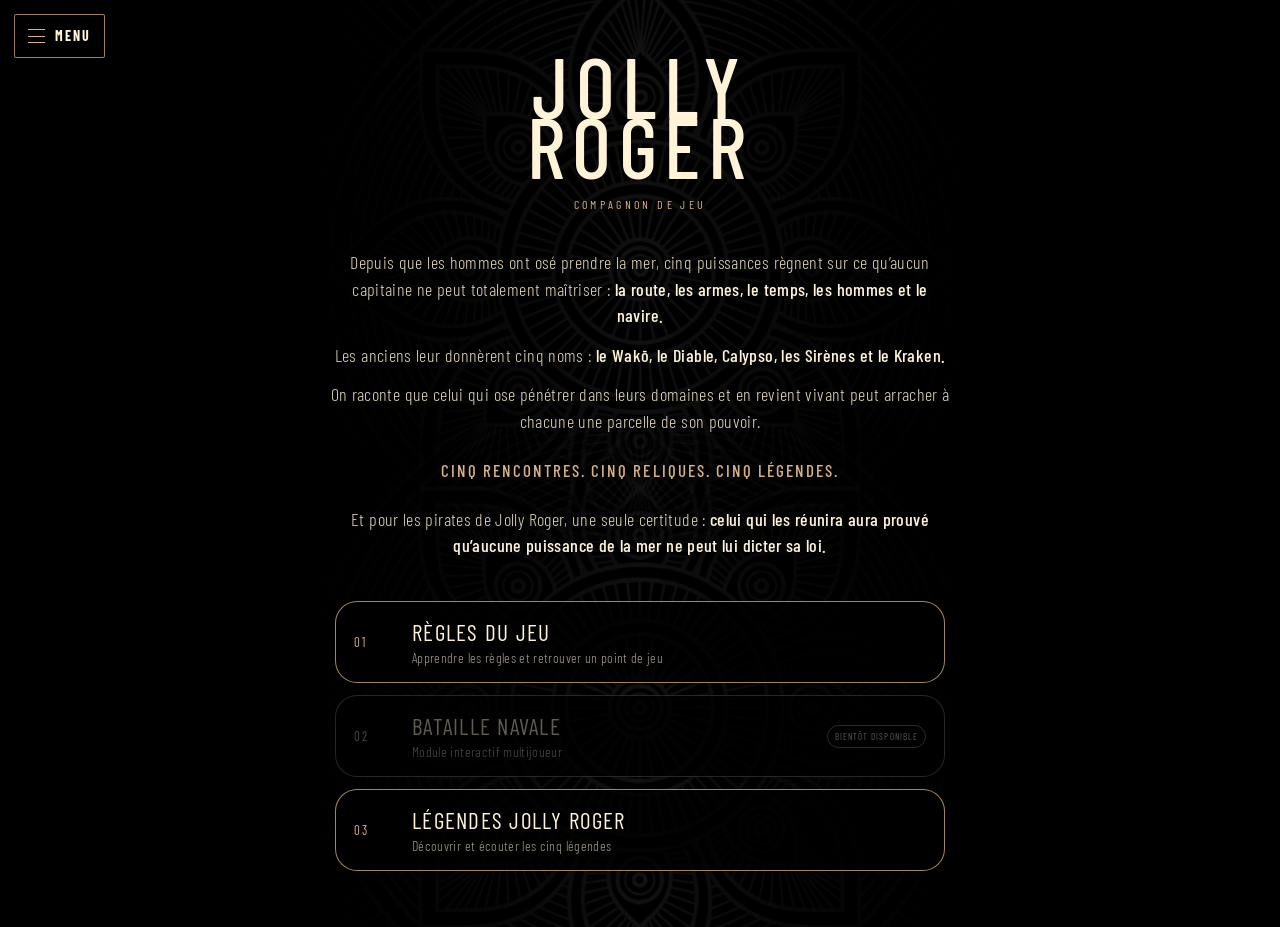
<file: index.html>
<!doctype html>
<html lang="fr">
<head>
<meta charset="utf-8">
<meta name="viewport" content="width=device-width,initial-scale=1,viewport-fit=cover">
<meta name="theme-color" content="#000000">
<title>Jolly Roger</title>
<link rel="icon" type="image/png" sizes="32x32" href="assets/favicon/favicon-32.png?v=1">
<link rel="icon" type="image/png" sizes="16x16" href="assets/favicon/favicon-16.png?v=1">
<link rel="shortcut icon" href="assets/favicon/favicon.ico?v=1">
<link rel="apple-touch-icon" sizes="180x180" href="assets/favicon/apple-touch-icon.png?v=1">
<link rel="stylesheet" href="assets/style.css?v=7">
</head>
<body>
<main class="home-page neutral-mandala">
  <div class="home-mandala home-mandala-top" aria-hidden="true"></div>
  <section class="home-inner">
    <header class="home-header">
      <p class="logo-placeholder" aria-label="Jolly Roger">JOLLY<br>ROGER</p>
      <p class="logo-note">COMPAGNON DE JEU</p>
    </header>

    <section class="intro-block" aria-label="Introduction">
      <p>Depuis que les hommes ont osé prendre la mer, cinq puissances règnent sur ce qu’aucun capitaine ne peut totalement maîtriser : <strong>la route, les armes, le temps, les hommes et le navire.</strong></p>
      <p>Les anciens leur donnèrent cinq noms : <strong>le Wakō, le Diable, Calypso, les Sirènes et le Kraken.</strong></p>
      <p>On raconte que celui qui ose pénétrer dans leurs domaines et en revient vivant peut arracher à chacune une parcelle de son pouvoir.</p>
      <p class="intro-emphasis">CINQ RENCONTRES. CINQ RELIQUES. CINQ LÉGENDES.</p>
      <p>Et pour les pirates de Jolly Roger, une seule certitude : <strong>celui qui les réunira aura prouvé qu’aucune puissance de la mer ne peut lui dicter sa loi.</strong></p>
    </section>

    <nav class="main-actions" aria-label="Menu principal">
      <a class="main-action" href="regles/">
        <span class="action-number">01</span>
        <span class="action-copy"><strong>RÈGLES DU JEU</strong><small>Apprendre les règles et retrouver un point de jeu</small></span>
      </a>
      <div class="main-action disabled" aria-disabled="true">
        <span class="action-number">02</span>
        <span class="action-copy"><strong>BATAILLE NAVALE</strong><small>Module interactif multijoueur</small></span>
        <span class="soon">BIENTÔT DISPONIBLE</span>
      </div>
      <a class="main-action" href="legendes/">
        <span class="action-number">03</span>
        <span class="action-copy"><strong>LÉGENDES JOLLY ROGER</strong><small>Découvrir et écouter les cinq légendes</small></span>
      </a>
    </nav>
  </section>
  <div class="home-mandala home-mandala-bottom" aria-hidden="true"></div>
</main>
<script src="assets/menu.js?v=7"></script>
</body>
</html>
</file>
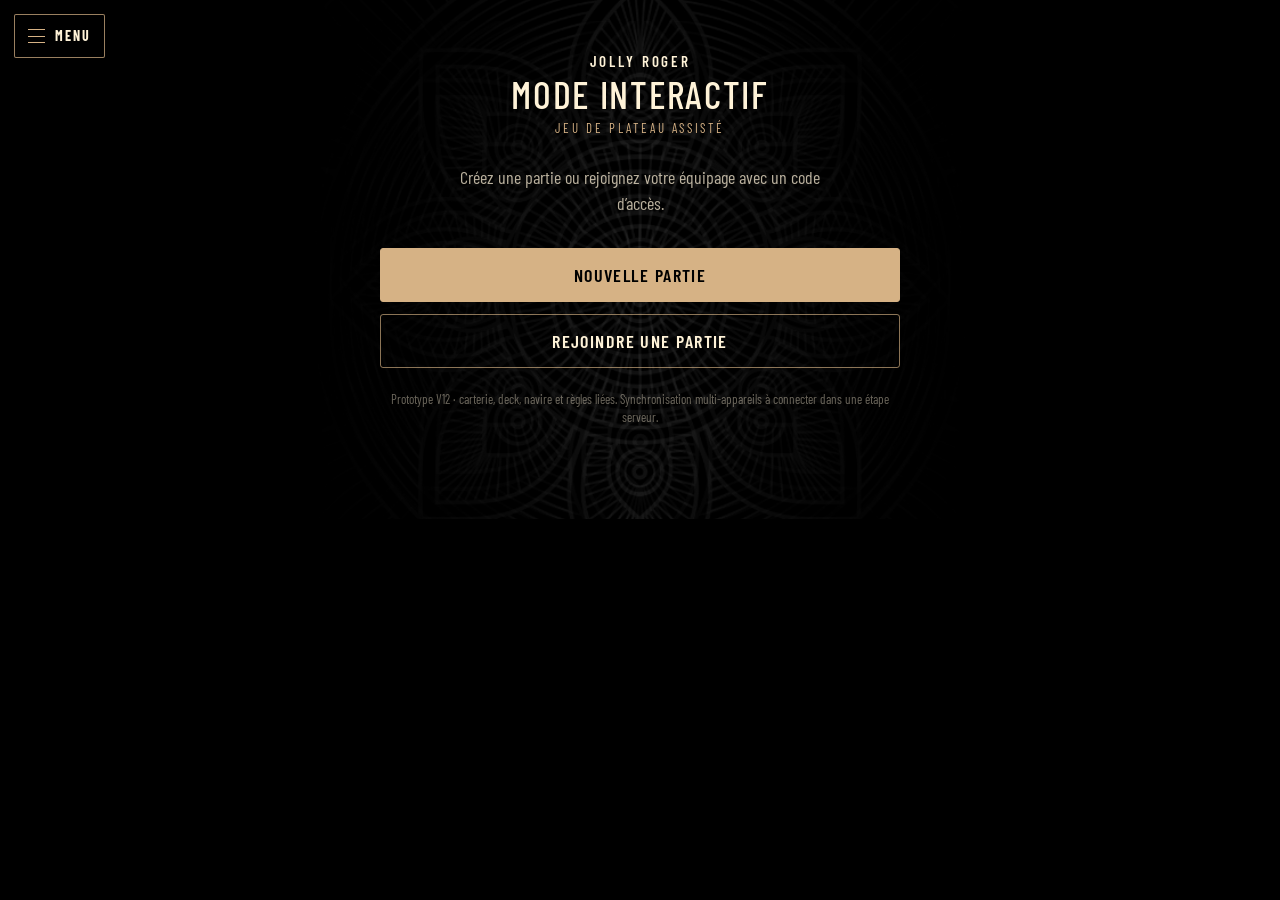
<file: bataille/index.html>
<!doctype html>
<html lang="fr">
<head>
<meta charset="utf-8">
<meta name="viewport" content="width=device-width,initial-scale=1">
<meta name="theme-color" content="#000000">
<title>Mode interactif — Jolly Roger</title>
<link rel="icon" type="image/png" sizes="32x32" href="../assets/favicon/favicon-32.png?v=1">
<link rel="icon" type="image/png" sizes="16x16" href="../assets/favicon/favicon-16.png?v=1">
<link rel="shortcut icon" href="../assets/favicon/favicon.ico?v=1">
<link rel="apple-touch-icon" sizes="180x180" href="../assets/favicon/apple-touch-icon.png?v=1">
<link rel="stylesheet" href="../assets/style.css?v=14">
</head>
<body>
<main class="jr-interactive neutral-mandala" id="jrBattleApp">
  <div class="home-mandala home-mandala-top"></div>
  <section class="jr-app-shell page-layer" aria-live="polite">
    <header class="jr-app-head">
      <p class="menu-brand">JOLLY ROGER</p>
      <h1>MODE INTERACTIF</h1>
      <p class="jr-kicker">JEU DE PLATEAU ASSISTÉ</p>
    </header>

    <section class="jr-screen is-active" data-screen="home">
      <p class="jr-lead">Créez une partie ou rejoignez votre équipage avec un code d’accès.</p>
      <div class="jr-stack">
        <button class="jr-primary" type="button" data-go="create">NOUVELLE PARTIE</button>
        <button class="jr-secondary" type="button" data-go="join">REJOINDRE UNE PARTIE</button>
      </div>
      <p class="jr-note">Prototype V12 · carterie, deck, navire et règles liées. Synchronisation multi-appareils à connecter dans une étape serveur.</p>
    </section>

    <section class="jr-screen" data-screen="create">
      <button class="jr-back" type="button" data-go="home">← RETOUR</button>
      <h2>NOUVELLE PARTIE</h2>
      <div class="jr-code-card">
        <span>CODE D’ACCÈS</span>
        <strong id="createdCode">KRAKEN-72</strong>
      </div>
      <label class="jr-field">VOTRE NOM
        <input id="hostName" type="text" maxlength="18" value="HUGO" autocomplete="off">
      </label>
      <div class="jr-room-list">
        <div><span class="jr-dot online"></span><strong id="hostPreview">HUGO</strong><small>HÔTE</small></div>
        <div><span class="jr-dot"></span><strong>EN ATTENTE</strong></div>
        <div><span class="jr-dot"></span><strong>EN ATTENTE</strong></div>
      </div>
      <button class="jr-primary" type="button" id="startGameBtn">PRÉPARER LA PARTIE</button>
    </section>

    <section class="jr-screen" data-screen="join">
      <button class="jr-back" type="button" data-go="home">← RETOUR</button>
      <h2>REJOINDRE UNE PARTIE</h2>
      <label class="jr-field">CODE D’ACCÈS
        <input id="joinCode" type="text" maxlength="12" placeholder="KRAKEN-72" autocomplete="off">
      </label>
      <label class="jr-field">VOTRE NOM
        <input id="joinName" type="text" maxlength="18" placeholder="VOTRE NOM" autocomplete="off">
      </label>
      <button class="jr-primary" type="button" id="joinGameBtn">REJOINDRE</button>
      <p class="jr-validation" id="joinValidation"></p>
    </section>

    <section class="jr-screen" data-screen="setup">
      <button class="jr-back" type="button" data-go="home">← QUITTER</button>
      <h2>MISE EN PLACE NUMÉRIQUE</h2>
      <p class="jr-lead">Le moteur distribue votre Capitaine puis vous accompagne dans le choix de vos 2 Lieutenants. Les Améliorations et Combinaisons seront calculées automatiquement.</p>
      <div id="setupCaptain"></div>
      <h3 class="jr-subhead">CHOISISSEZ 2 LIEUTENANTS</h3>
      <div class="jr-setup-grid" id="setupLieutenants"></div>
      <p class="jr-validation" id="setupValidation"></p>
      <button class="jr-primary" type="button" id="confirmSetup" disabled>COMMENCER LA PARTIE</button>
    </section>

    <section class="jr-screen" data-screen="game">
      <div class="jr-game-topbar">
        <button class="jr-icon-btn" type="button" id="menuToggle" aria-label="Ouvrir les raccourcis">☰</button>
        <div><span>MON NAVIRE</span><strong id="shipName">L’AIGLE NOIR</strong></div>
        <button class="jr-icon-btn" type="button" data-panel="journal" aria-label="Ouvrir le journal">≡</button>
      </div>

      <section class="jr-ship-stage jr-ship-placeholder" aria-label="Emplacement du futur visuel du navire">
        <p>VISUEL NAVIRE À PARAÎTRE PROCHAINEMENT</p>
      </section>

      <section class="jr-resources" aria-label="Ressources du navire">
        <button type="button" class="jr-resource" data-detail="pirates"><span>☠</span><small>PIRATES</small><strong id="piratesCount">6 / 8</strong></button>
        <button type="button" class="jr-resource" data-detail="defenses"><span>◇</span><small>DÉFENSES</small><strong id="defensesCount">4 / 4</strong></button>
        <button type="button" class="jr-resource" data-detail="boulets"><span>●</span><small>BOULETS</small><strong id="bouletsCount">3 / 3</strong></button>
        <button type="button" class="jr-resource" data-panel="cards"><span>▱</span><small>BONUS</small><strong id="bonusCount">0 / 4</strong></button>
      </section>

      <button class="jr-primary jr-action-main" type="button" data-panel="actions">＋ ACTION DE JEU</button>

      <nav class="jr-bottom-nav" aria-label="Navigation de partie">
        <button class="is-current" type="button" data-panel="ship"><span>⚓</span>MON NAVIRE</button>
        <button type="button" data-panel="opponents"><span>♟</span>ADVERSAIRES</button>
        <button type="button" data-panel="journal"><span>≡</span>JOURNAL</button>
        <button type="button" data-panel="cards"><span>▱</span>CARTERIE</button>
      </nav>
    </section>
  </section>

  <div class="jr-sheet" id="jrSheet" hidden>
    <div class="jr-sheet-backdrop" data-close-sheet></div>
    <section class="jr-sheet-panel" role="dialog" aria-modal="true" aria-labelledby="sheetTitle">
      <div class="jr-sheet-handle"></div>
      <header><h2 id="sheetTitle">ACTION</h2><button type="button" class="jr-close" data-close-sheet aria-label="Fermer">×</button></header>
      <div id="sheetContent"></div>
    </section>
  </div>

  <div class="home-mandala home-mandala-bottom"></div>
</main>
<script src="../assets/menu.js?v=7"></script>
<script src="../assets/bataille.js?v=14"></script>
</body>
</html>
</file>
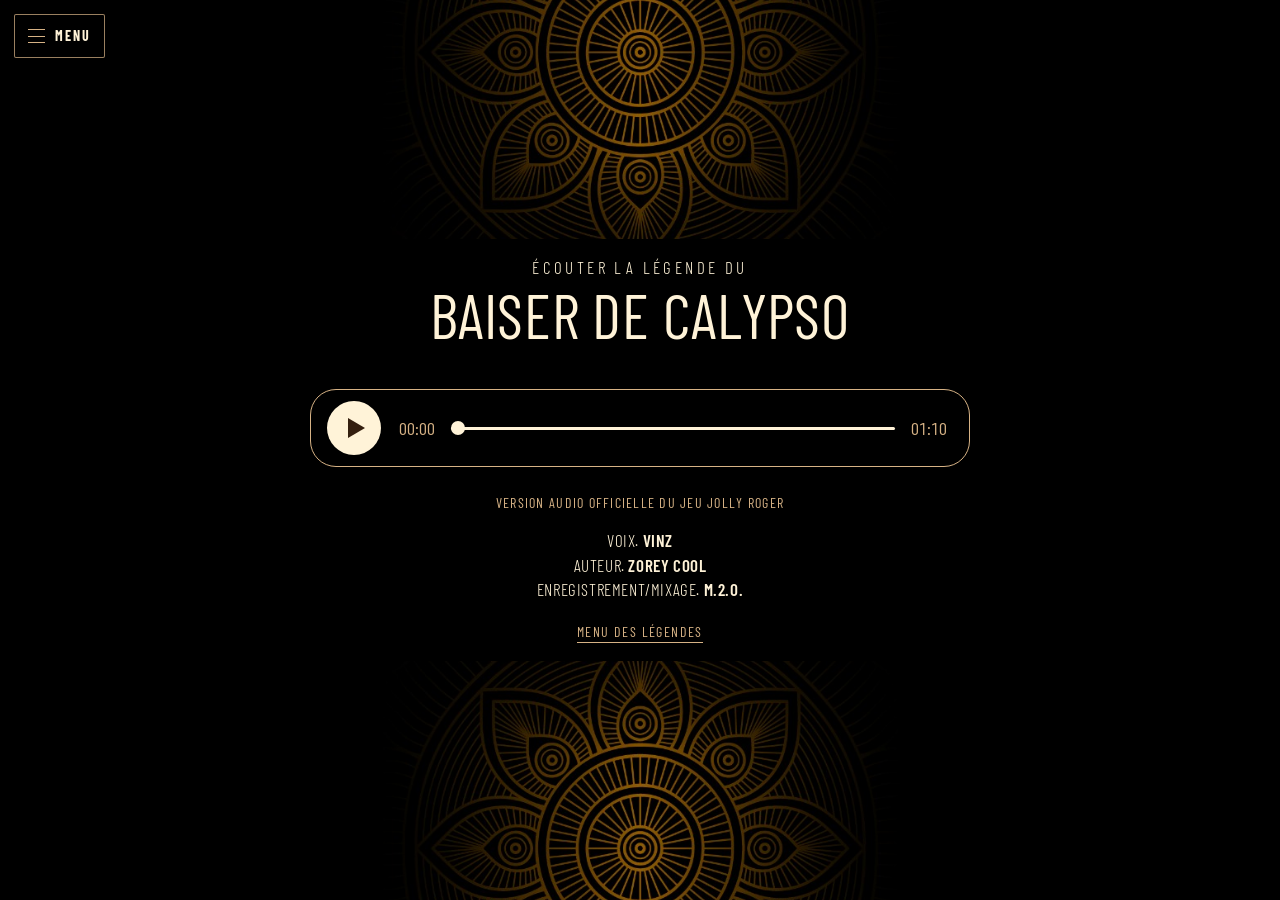
<file: calypso/index.html>
<!doctype html>
<html lang="fr">
<head>
<meta charset="utf-8">
<meta name="viewport" content="width=device-width,initial-scale=1,viewport-fit=cover">
<meta name="theme-color" content="#000000">
<title>Baiser de Calypso — Jolly Roger</title>
<link rel="icon" type="image/png" sizes="32x32" href="../assets/favicon/favicon-32.png?v=1">
<link rel="icon" type="image/png" sizes="16x16" href="../assets/favicon/favicon-16.png?v=1">
<link rel="shortcut icon" href="../assets/favicon/favicon.ico?v=1">
<link rel="apple-touch-icon" sizes="180x180" href="../assets/favicon/apple-touch-icon.png?v=1">
<link rel="stylesheet" href="../assets/style.css?v=4">
</head>
<body>
<main class="legend-page"
      style="--accent:#935c00;
             --top-art:url('../assets/visuals/calypso-top.jpg');
             --bottom-art:url('../assets/visuals/calypso-bottom.jpg')">

  <div class="mandala-zone top" aria-hidden="true">
    <div class="mandala-art"></div>
  </div>

  <section class="content-zone">
    <p class="kicker">ÉCOUTER LA LÉGENDE DU</p>
    <h1 class="legend-title">BAISER DE CALYPSO</h1>
    <div class="accent-rule"></div>

    <div class="player">
      <button class="play-button" data-playing="false" aria-label="Lire">
        <span class="play-icon" aria-hidden="true"></span>
      </button>
      <span class="time current">00:00</span>
      <input class="seek" type="range" min="0" value="0" step="0.1" aria-label="Position de lecture">
      <span class="time duration">00:00</span>
    </div>

    <audio preload="metadata" src="../audio/calypso.mp3"></audio>

    <p class="official">Version audio officielle du jeu Jolly Roger</p>

    <div class="credits">
      <p>VOIX. <strong>VINZ</strong></p>
      <p>AUTEUR. <strong>ZOREY COOL</strong></p>
      <p>ENREGISTREMENT/MIXAGE. <strong>M.2.O.</strong></p>
    </div>

    <a class="menu-link" href="../legendes/">Menu des légendes</a>
  </section>

  <div class="mandala-zone bottom" aria-hidden="true">
    <div class="mandala-art"></div>
  </div>

</main>
<script src="../assets/player.js"></script>
<script src="../assets/menu.js?v=7"></script>
</body>
</html>
</file>
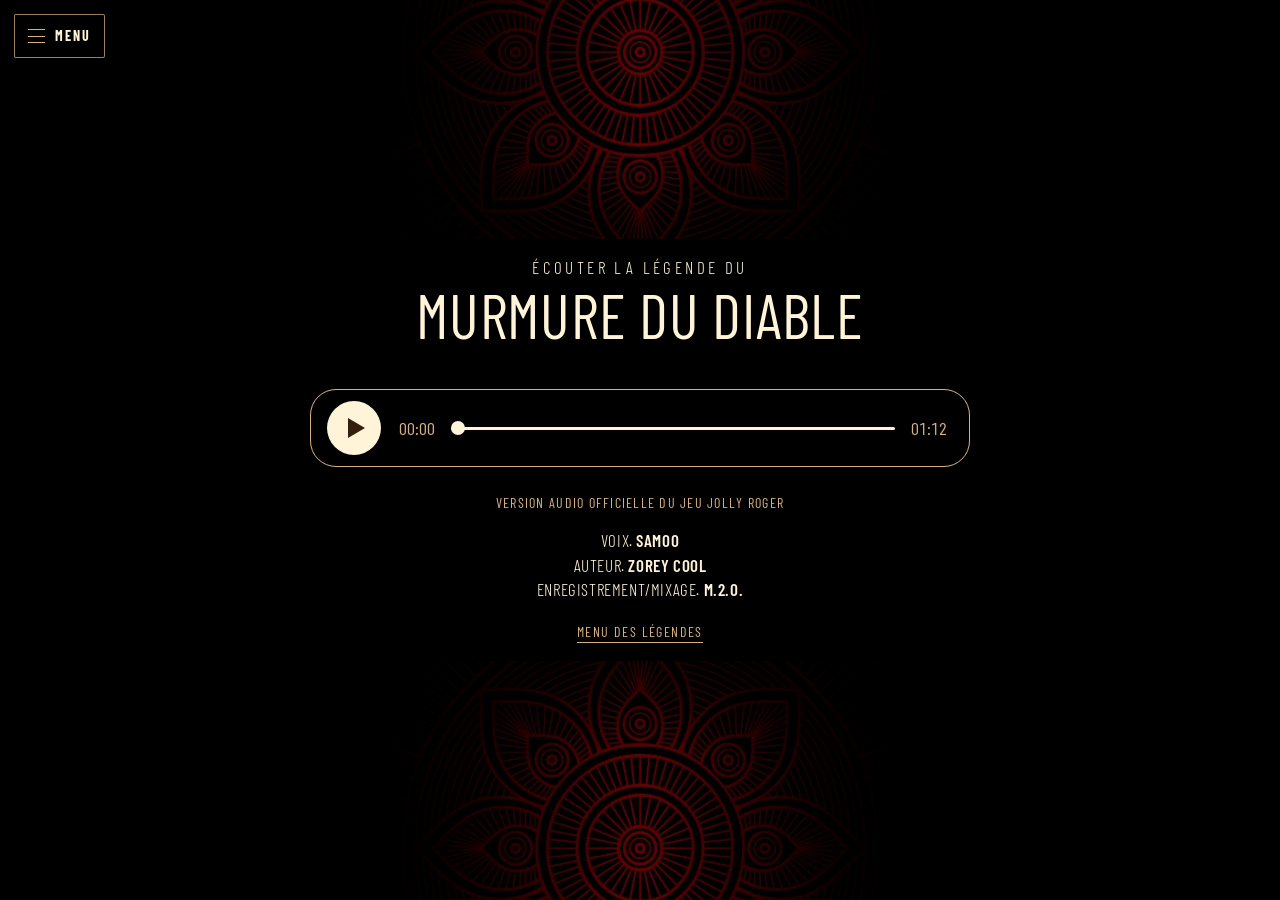
<file: diable/index.html>
<!doctype html>
<html lang="fr">
<head>
<meta charset="utf-8">
<meta name="viewport" content="width=device-width,initial-scale=1,viewport-fit=cover">
<meta name="theme-color" content="#000000">
<title>Murmure du Diable — Jolly Roger</title>
<link rel="icon" type="image/png" sizes="32x32" href="../assets/favicon/favicon-32.png?v=1">
<link rel="icon" type="image/png" sizes="16x16" href="../assets/favicon/favicon-16.png?v=1">
<link rel="shortcut icon" href="../assets/favicon/favicon.ico?v=1">
<link rel="apple-touch-icon" sizes="180x180" href="../assets/favicon/apple-touch-icon.png?v=1">
<link rel="stylesheet" href="../assets/style.css?v=4">
</head>
<body>
<main class="legend-page"
      style="--accent:#690000;
             --top-art:url('../assets/visuals/diable-top.jpg');
             --bottom-art:url('../assets/visuals/diable-bottom.jpg')">

  <div class="mandala-zone top" aria-hidden="true">
    <div class="mandala-art"></div>
  </div>

  <section class="content-zone">
    <p class="kicker">ÉCOUTER LA LÉGENDE DU</p>
    <h1 class="legend-title">MURMURE DU DIABLE</h1>
    <div class="accent-rule"></div>

    <div class="player">
      <button class="play-button" data-playing="false" aria-label="Lire">
        <span class="play-icon" aria-hidden="true"></span>
      </button>
      <span class="time current">00:00</span>
      <input class="seek" type="range" min="0" value="0" step="0.1" aria-label="Position de lecture">
      <span class="time duration">00:00</span>
    </div>

    <audio preload="metadata" src="../audio/diable.mp3"></audio>

    <p class="official">Version audio officielle du jeu Jolly Roger</p>

    <div class="credits">
      <p>VOIX. <strong>SAMOO</strong></p>
      <p>AUTEUR. <strong>ZOREY COOL</strong></p>
      <p>ENREGISTREMENT/MIXAGE. <strong>M.2.O.</strong></p>
    </div>

    <a class="menu-link" href="../legendes/">Menu des légendes</a>
  </section>

  <div class="mandala-zone bottom" aria-hidden="true">
    <div class="mandala-art"></div>
  </div>

</main>
<script src="../assets/player.js"></script>
<script src="../assets/menu.js?v=7"></script>
</body>
</html>
</file>
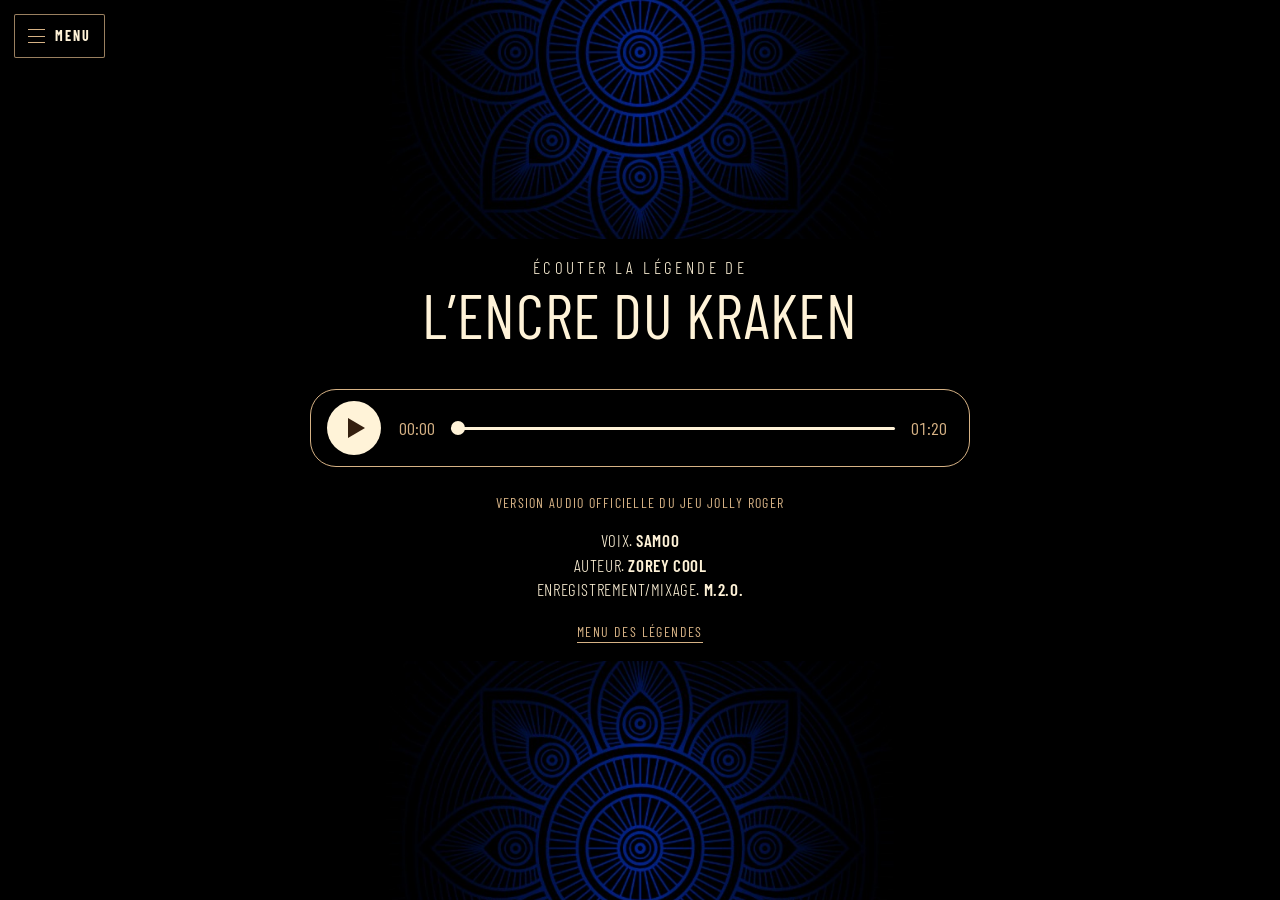
<file: kraken/index.html>
<!doctype html>
<html lang="fr">
<head>
<meta charset="utf-8">
<meta name="viewport" content="width=device-width,initial-scale=1,viewport-fit=cover">
<meta name="theme-color" content="#000000">
<title>L’Encre du Kraken — Jolly Roger</title>
<link rel="icon" type="image/png" sizes="32x32" href="../assets/favicon/favicon-32.png?v=1">
<link rel="icon" type="image/png" sizes="16x16" href="../assets/favicon/favicon-16.png?v=1">
<link rel="shortcut icon" href="../assets/favicon/favicon.ico?v=1">
<link rel="apple-touch-icon" sizes="180x180" href="../assets/favicon/apple-touch-icon.png?v=1">
<link rel="stylesheet" href="../assets/style.css?v=4">
</head>
<body>
<main class="legend-page"
      style="--accent:#002496;
             --top-art:url('../assets/visuals/kraken-top.jpg');
             --bottom-art:url('../assets/visuals/kraken-bottom.jpg')">

  <div class="mandala-zone top" aria-hidden="true">
    <div class="mandala-art"></div>
  </div>

  <section class="content-zone">
    <p class="kicker">ÉCOUTER LA LÉGENDE DE</p>
    <h1 class="legend-title">L’ENCRE DU KRAKEN</h1>
    <div class="accent-rule"></div>

    <div class="player">
      <button class="play-button" data-playing="false" aria-label="Lire">
        <span class="play-icon" aria-hidden="true"></span>
      </button>
      <span class="time current">00:00</span>
      <input class="seek" type="range" min="0" value="0" step="0.1" aria-label="Position de lecture">
      <span class="time duration">00:00</span>
    </div>

    <audio preload="metadata" src="../audio/kraken.mp3"></audio>

    <p class="official">Version audio officielle du jeu Jolly Roger</p>

    <div class="credits">
      <p>VOIX. <strong>SAMOO</strong></p>
      <p>AUTEUR. <strong>ZOREY COOL</strong></p>
      <p>ENREGISTREMENT/MIXAGE. <strong>M.2.O.</strong></p>
    </div>

    <a class="menu-link" href="../legendes/">Menu des légendes</a>
  </section>

  <div class="mandala-zone bottom" aria-hidden="true">
    <div class="mandala-art"></div>
  </div>

</main>
<script src="../assets/player.js"></script>
<script src="../assets/menu.js?v=7"></script>
</body>
</html>
</file>
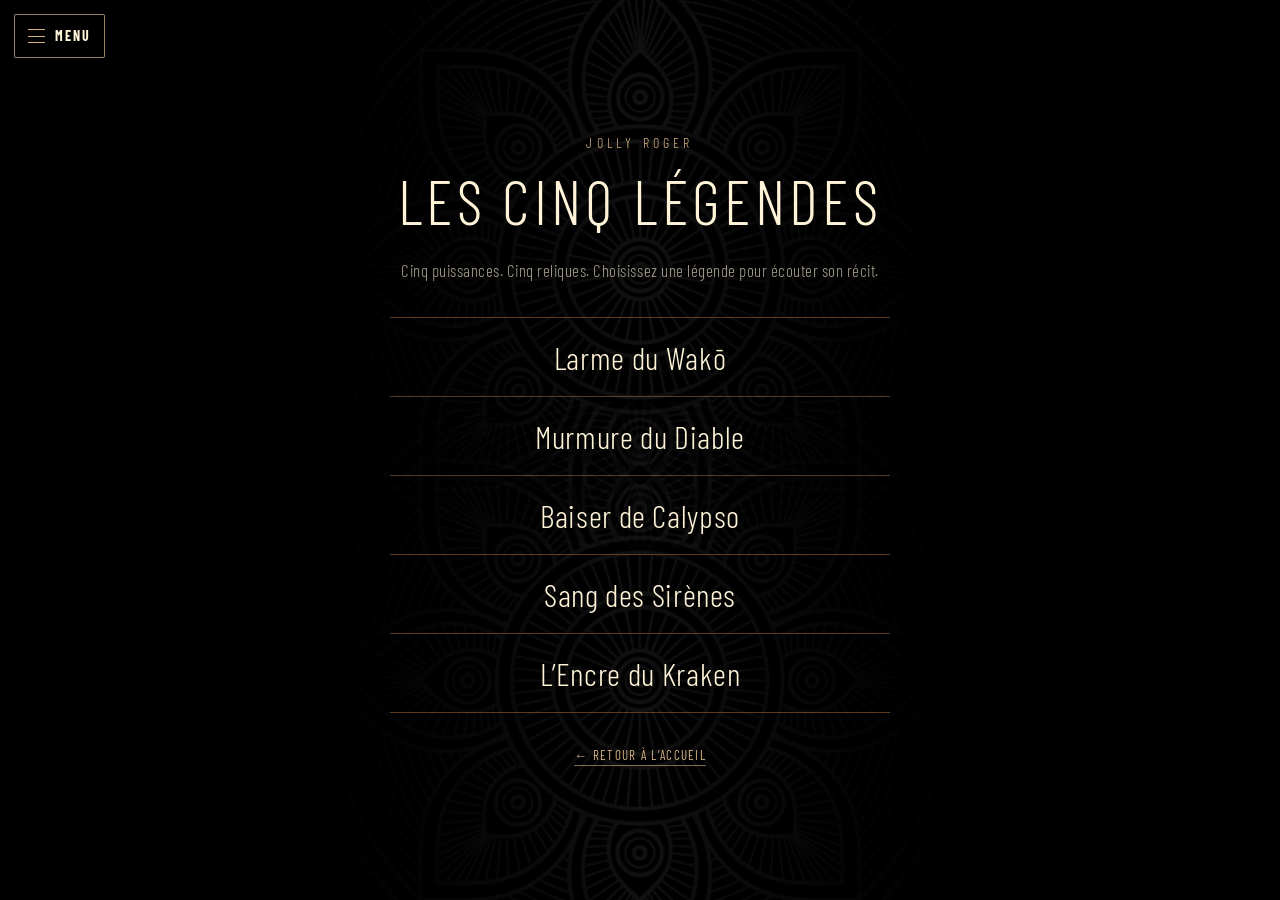
<file: legendes/index.html>
<!doctype html>
<html lang="fr">
<head>
<meta charset="utf-8">
<meta name="viewport" content="width=device-width,initial-scale=1,viewport-fit=cover">
<meta name="theme-color" content="#000000">
<title>Les Légendes — Jolly Roger</title>
<link rel="icon" type="image/png" sizes="32x32" href="../assets/favicon/favicon-32.png?v=1">
<link rel="icon" type="image/png" sizes="16x16" href="../assets/favicon/favicon-16.png?v=1">
<link rel="shortcut icon" href="../assets/favicon/favicon.ico?v=1">
<link rel="apple-touch-icon" sizes="180x180" href="../assets/favicon/apple-touch-icon.png?v=1">
<link rel="stylesheet" href="../assets/style.css?v=4">
</head>
<body>
<main class="menu-page neutral-mandala">
  <div class="home-mandala home-mandala-top" aria-hidden="true"></div>
  <section class="menu-inner page-layer">
    <p class="menu-brand">JOLLY ROGER</p>
    <h1 class="menu-title">LES CINQ LÉGENDES</h1>
    <p class="section-lead">Cinq puissances. Cinq reliques. Choisissez une légende pour écouter son récit.</p>
    <nav class="legend-links">
      <a href="../wako/">Larme du Wakō</a>
      <a href="../diable/">Murmure du Diable</a>
      <a href="../calypso/">Baiser de Calypso</a>
      <a href="../sirenes/">Sang des Sirènes</a>
      <a href="../kraken/">L’Encre du Kraken</a>
    </nav>
    <a class="back-home" href="../">← Retour à l’accueil</a>
  </section>
  <div class="home-mandala home-mandala-bottom" aria-hidden="true"></div>
</main>
<script src="../assets/menu.js?v=7"></script>
</body>
</html>
</file>
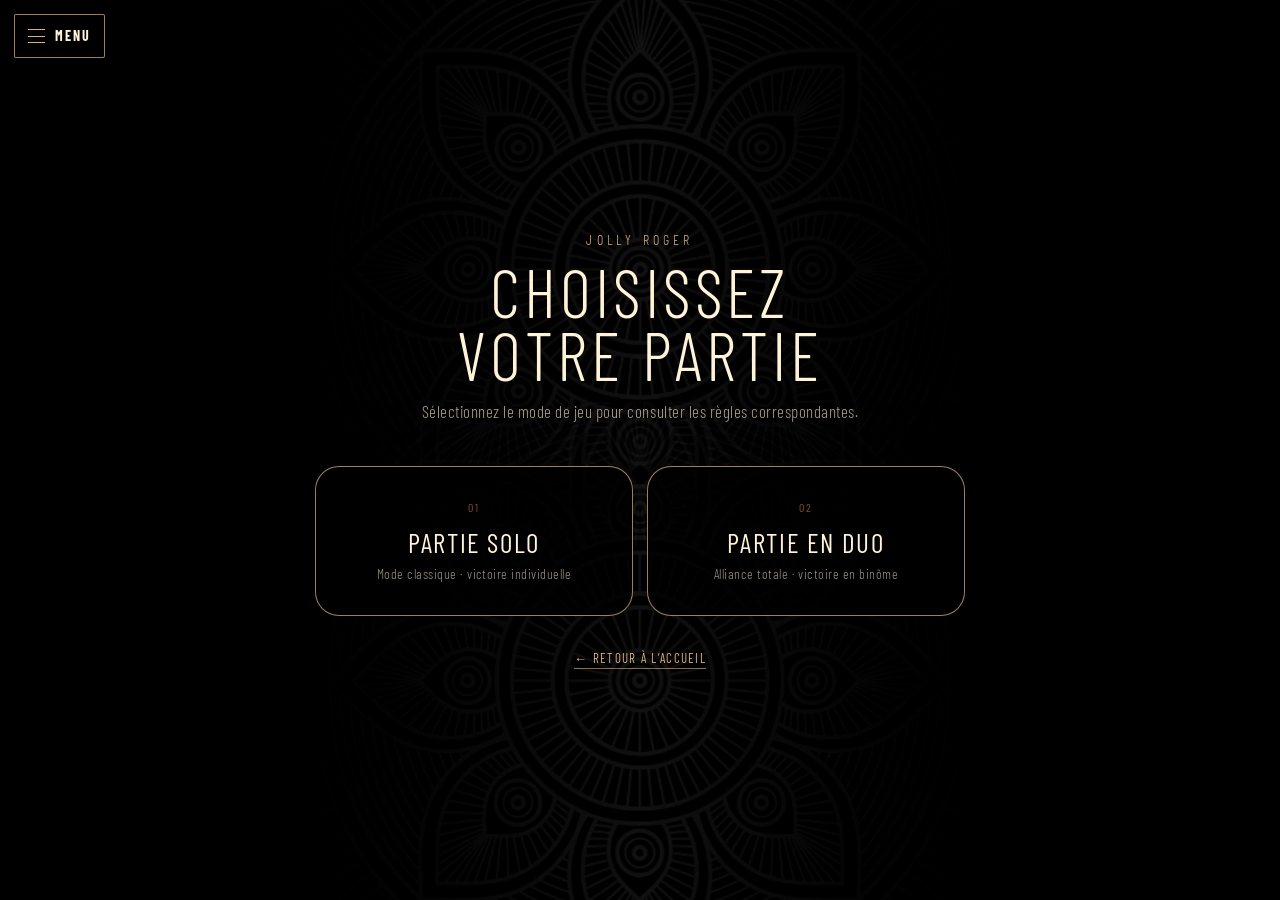
<file: regles/index.html>
<!doctype html>
<html lang="fr">
<head>
<meta charset="utf-8">
<meta name="viewport" content="width=device-width,initial-scale=1,viewport-fit=cover">
<meta name="theme-color" content="#000000">
<title>Choisissez votre partie — Jolly Roger</title>
<link rel="icon" type="image/png" sizes="32x32" href="../assets/favicon/favicon-32.png?v=1">
<link rel="icon" type="image/png" sizes="16x16" href="../assets/favicon/favicon-16.png?v=1">
<link rel="shortcut icon" href="../assets/favicon/favicon.ico?v=1">
<link rel="apple-touch-icon" sizes="180x180" href="../assets/favicon/apple-touch-icon.png?v=1">
<link rel="stylesheet" href="../assets/style.css?v=7">
</head>
<body>
<main class="mode-select-page neutral-mandala">
  <div class="home-mandala home-mandala-top" aria-hidden="true"></div>
  <section class="mode-select-inner page-layer">
    <p class="menu-brand">JOLLY ROGER</p>
    <h1 class="mode-select-title">CHOISISSEZ<br>VOTRE PARTIE</h1>
    <p class="section-lead">Sélectionnez le mode de jeu pour consulter les règles correspondantes.</p>

    <nav class="mode-choice-grid" aria-label="Choix du mode de jeu">
      <a class="mode-choice" href="solo/">
        <span class="mode-choice-number">01</span>
        <span class="mode-choice-copy"><strong>PARTIE SOLO</strong><small>Mode classique · victoire individuelle</small></span>
      </a>
      <a class="mode-choice" href="duo/">
        <span class="mode-choice-number">02</span>
        <span class="mode-choice-copy"><strong>PARTIE EN DUO</strong><small>Alliance totale · victoire en binôme</small></span>
      </a>
    </nav>

    <a class="back-home" href="../">← Retour à l’accueil</a>
  </section>
  <div class="home-mandala home-mandala-bottom" aria-hidden="true"></div>
</main>
<script src="../assets/menu.js?v=7"></script>
</body>
</html>
</file>
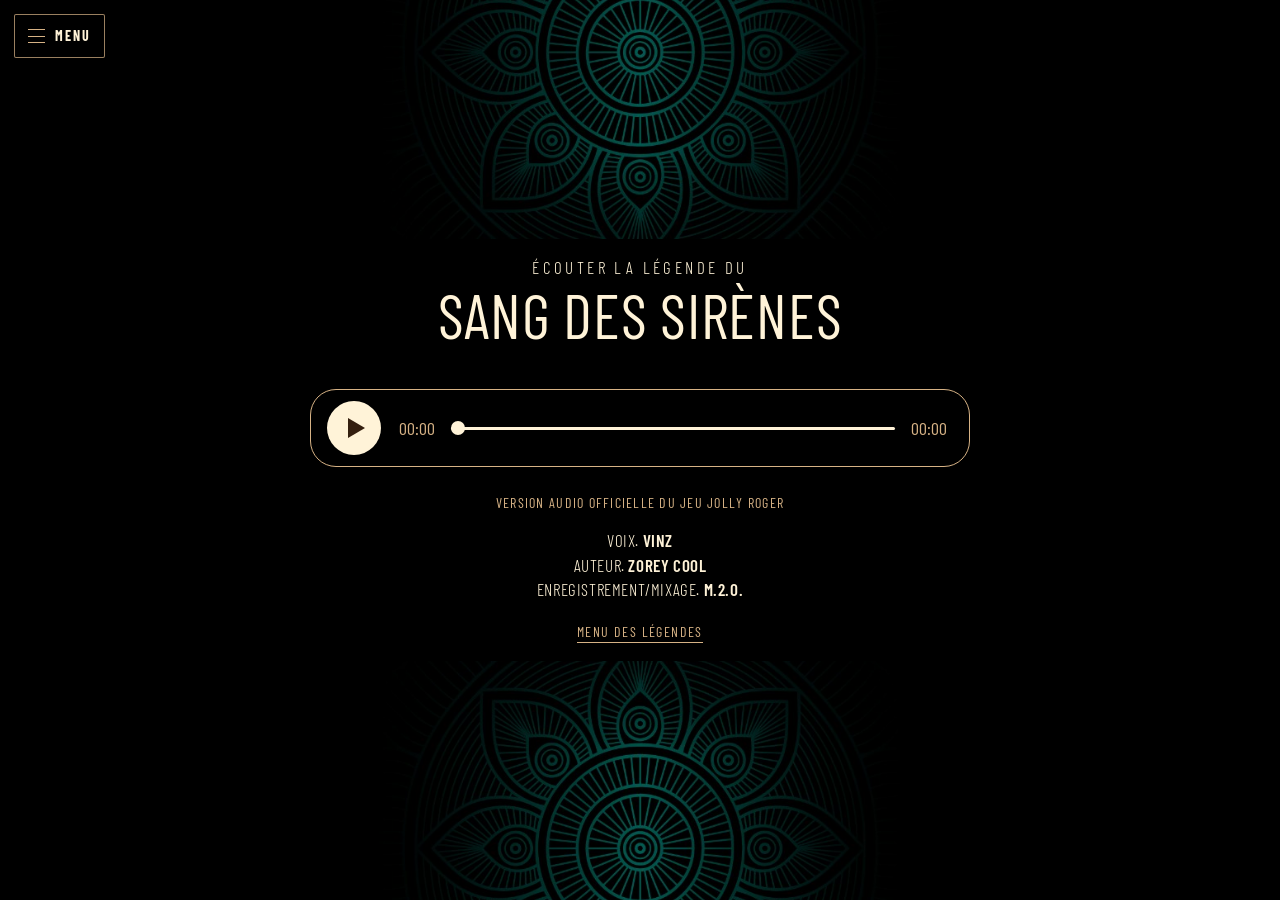
<file: sirenes/index.html>
<!doctype html>
<html lang="fr">
<head>
<meta charset="utf-8">
<meta name="viewport" content="width=device-width,initial-scale=1,viewport-fit=cover">
<meta name="theme-color" content="#000000">
<title>Sang des Sirènes — Jolly Roger</title>
<link rel="icon" type="image/png" sizes="32x32" href="../assets/favicon/favicon-32.png?v=1">
<link rel="icon" type="image/png" sizes="16x16" href="../assets/favicon/favicon-16.png?v=1">
<link rel="shortcut icon" href="../assets/favicon/favicon.ico?v=1">
<link rel="apple-touch-icon" sizes="180x180" href="../assets/favicon/apple-touch-icon.png?v=1">
<link rel="stylesheet" href="../assets/style.css?v=4">
</head>
<body>
<main class="legend-page"
      style="--accent:#005c53;
             --top-art:url('../assets/visuals/sirenes-top.jpg');
             --bottom-art:url('../assets/visuals/sirenes-bottom.jpg')">

  <div class="mandala-zone top" aria-hidden="true">
    <div class="mandala-art"></div>
  </div>

  <section class="content-zone">
    <p class="kicker">ÉCOUTER LA LÉGENDE DU</p>
    <h1 class="legend-title">SANG DES SIRÈNES</h1>
    <div class="accent-rule"></div>

    <div class="player">
      <button class="play-button" data-playing="false" aria-label="Lire">
        <span class="play-icon" aria-hidden="true"></span>
      </button>
      <span class="time current">00:00</span>
      <input class="seek" type="range" min="0" value="0" step="0.1" aria-label="Position de lecture">
      <span class="time duration">00:00</span>
    </div>

    <audio preload="metadata" src="../audio/sirenes.mp3"></audio>

    <p class="official">Version audio officielle du jeu Jolly Roger</p>

    <div class="credits">
      <p>VOIX. <strong>VINZ</strong></p>
      <p>AUTEUR. <strong>ZOREY COOL</strong></p>
      <p>ENREGISTREMENT/MIXAGE. <strong>M.2.O.</strong></p>
    </div>

    <a class="menu-link" href="../legendes/">Menu des légendes</a>
  </section>

  <div class="mandala-zone bottom" aria-hidden="true">
    <div class="mandala-art"></div>
  </div>

</main>
<script src="../assets/player.js"></script>
<script src="../assets/menu.js?v=7"></script>
</body>
</html>
</file>
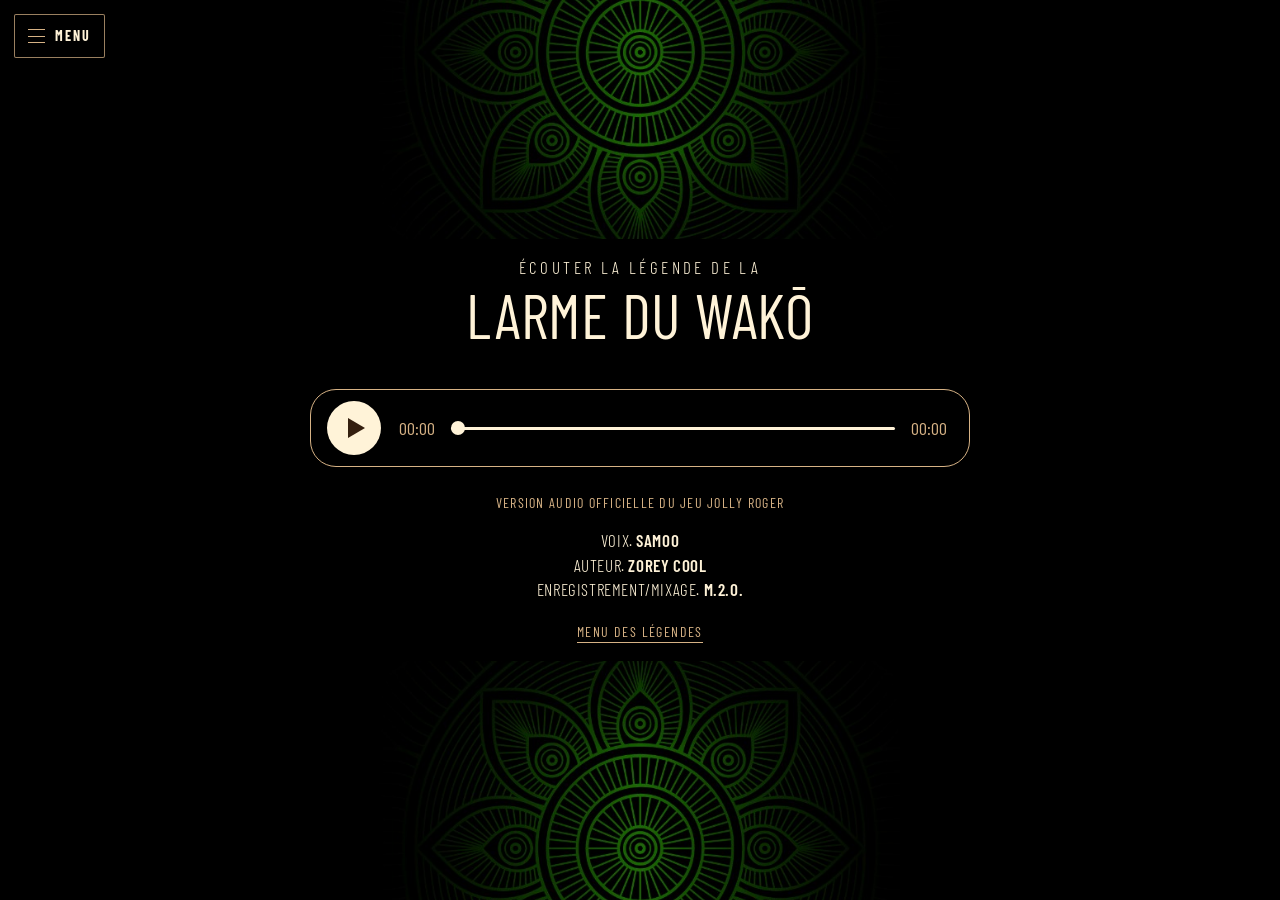
<file: wako/index.html>
<!doctype html>
<html lang="fr">
<head>
<meta charset="utf-8">
<meta name="viewport" content="width=device-width,initial-scale=1,viewport-fit=cover">
<meta name="theme-color" content="#000000">
<title>Larme du Wakō — Jolly Roger</title>
<link rel="icon" type="image/png" sizes="32x32" href="../assets/favicon/favicon-32.png?v=1">
<link rel="icon" type="image/png" sizes="16x16" href="../assets/favicon/favicon-16.png?v=1">
<link rel="shortcut icon" href="../assets/favicon/favicon.ico?v=1">
<link rel="apple-touch-icon" sizes="180x180" href="../assets/favicon/apple-touch-icon.png?v=1">
<link rel="stylesheet" href="../assets/style.css?v=4">
</head>
<body>
<main class="legend-page"
      style="--accent:#1a6d00;
             --top-art:url('../assets/visuals/wako-top.jpg');
             --bottom-art:url('../assets/visuals/wako-bottom.jpg')">

  <div class="mandala-zone top" aria-hidden="true">
    <div class="mandala-art"></div>
  </div>

  <section class="content-zone">
    <p class="kicker">ÉCOUTER LA LÉGENDE DE LA</p>
    <h1 class="legend-title">LARME DU WAKŌ</h1>
    <div class="accent-rule"></div>

    <div class="player">
      <button class="play-button" data-playing="false" aria-label="Lire">
        <span class="play-icon" aria-hidden="true"></span>
      </button>
      <span class="time current">00:00</span>
      <input class="seek" type="range" min="0" value="0" step="0.1" aria-label="Position de lecture">
      <span class="time duration">00:00</span>
    </div>

    <audio preload="metadata" src="../audio/wako.mp3"></audio>

    <p class="official">Version audio officielle du jeu Jolly Roger</p>

    <div class="credits">
      <p>VOIX. <strong>SAMOO</strong></p>
      <p>AUTEUR. <strong>ZOREY COOL</strong></p>
      <p>ENREGISTREMENT/MIXAGE. <strong>M.2.O.</strong></p>
    </div>

    <a class="menu-link" href="../legendes/">Menu des légendes</a>
  </section>

  <div class="mandala-zone bottom" aria-hidden="true">
    <div class="mandala-art"></div>
  </div>

</main>
<script src="../assets/player.js"></script>
<script src="../assets/menu.js?v=7"></script>
</body>
</html>
</file>
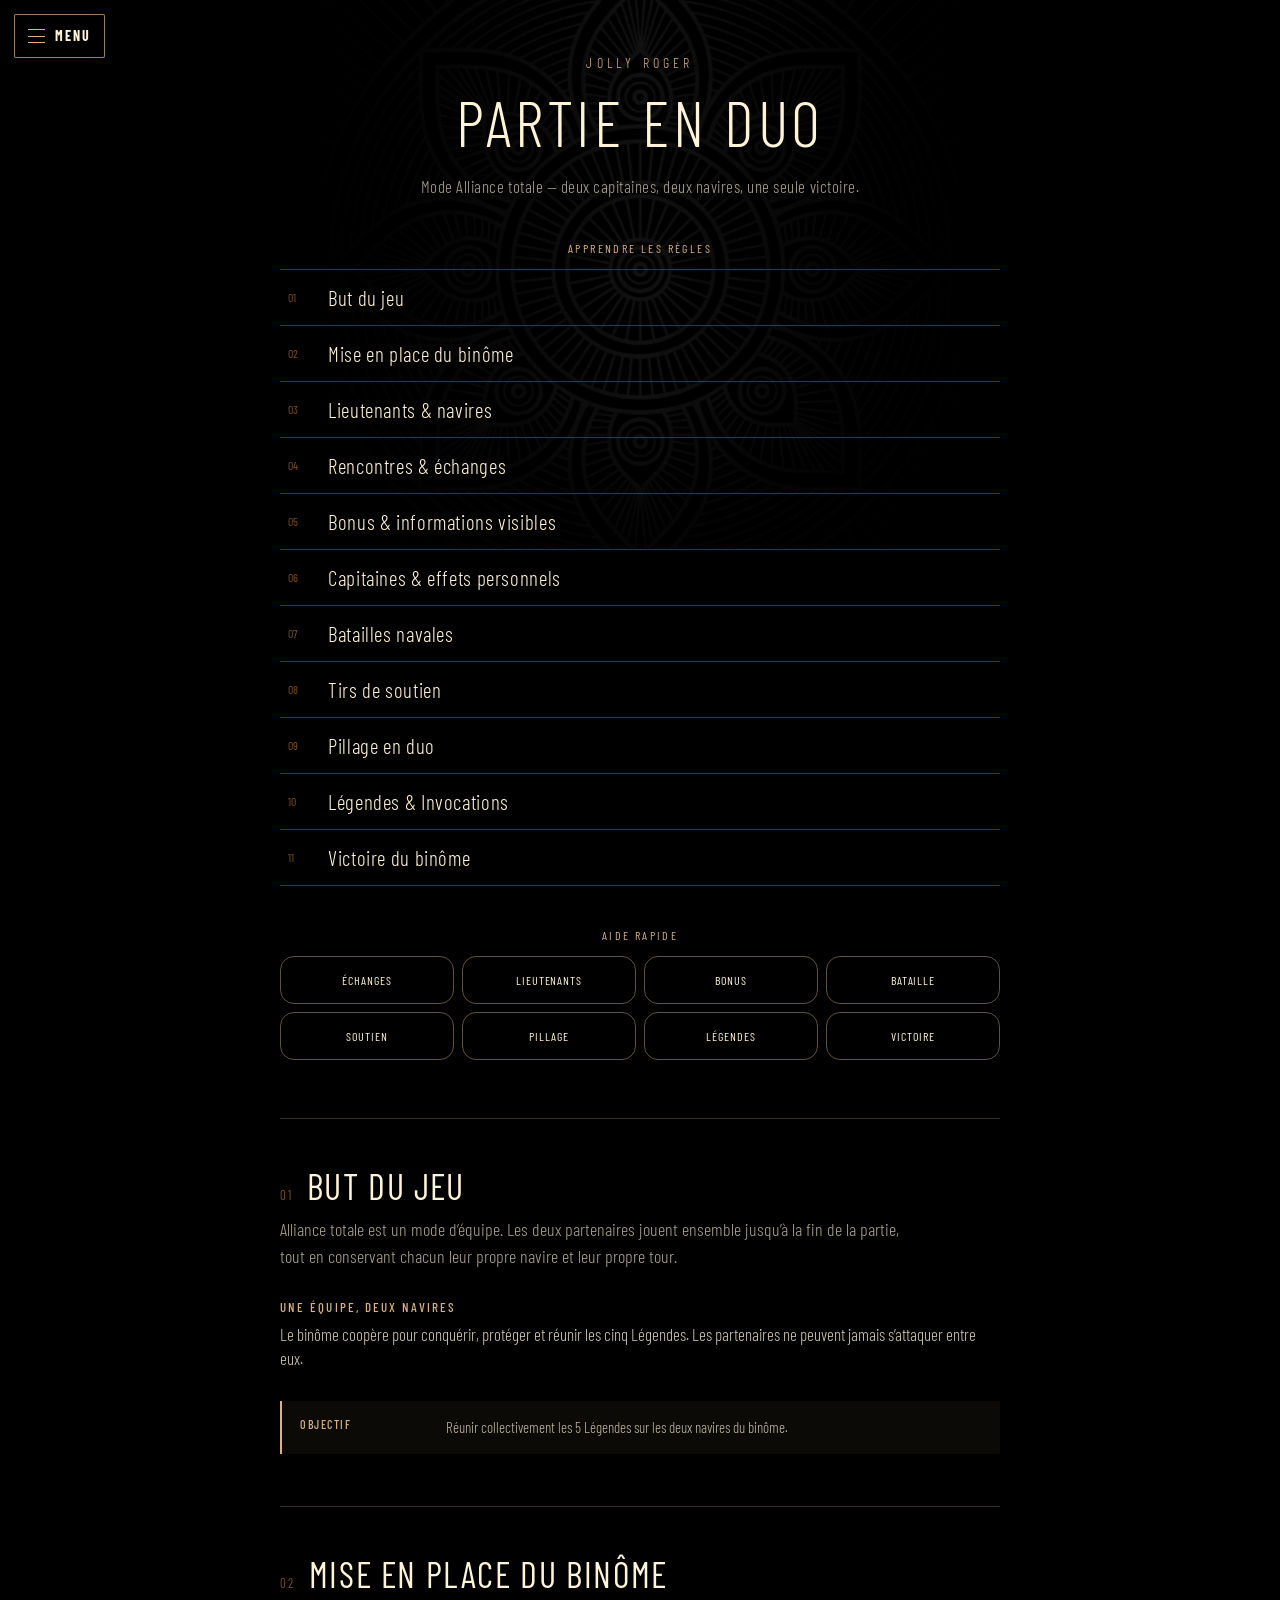
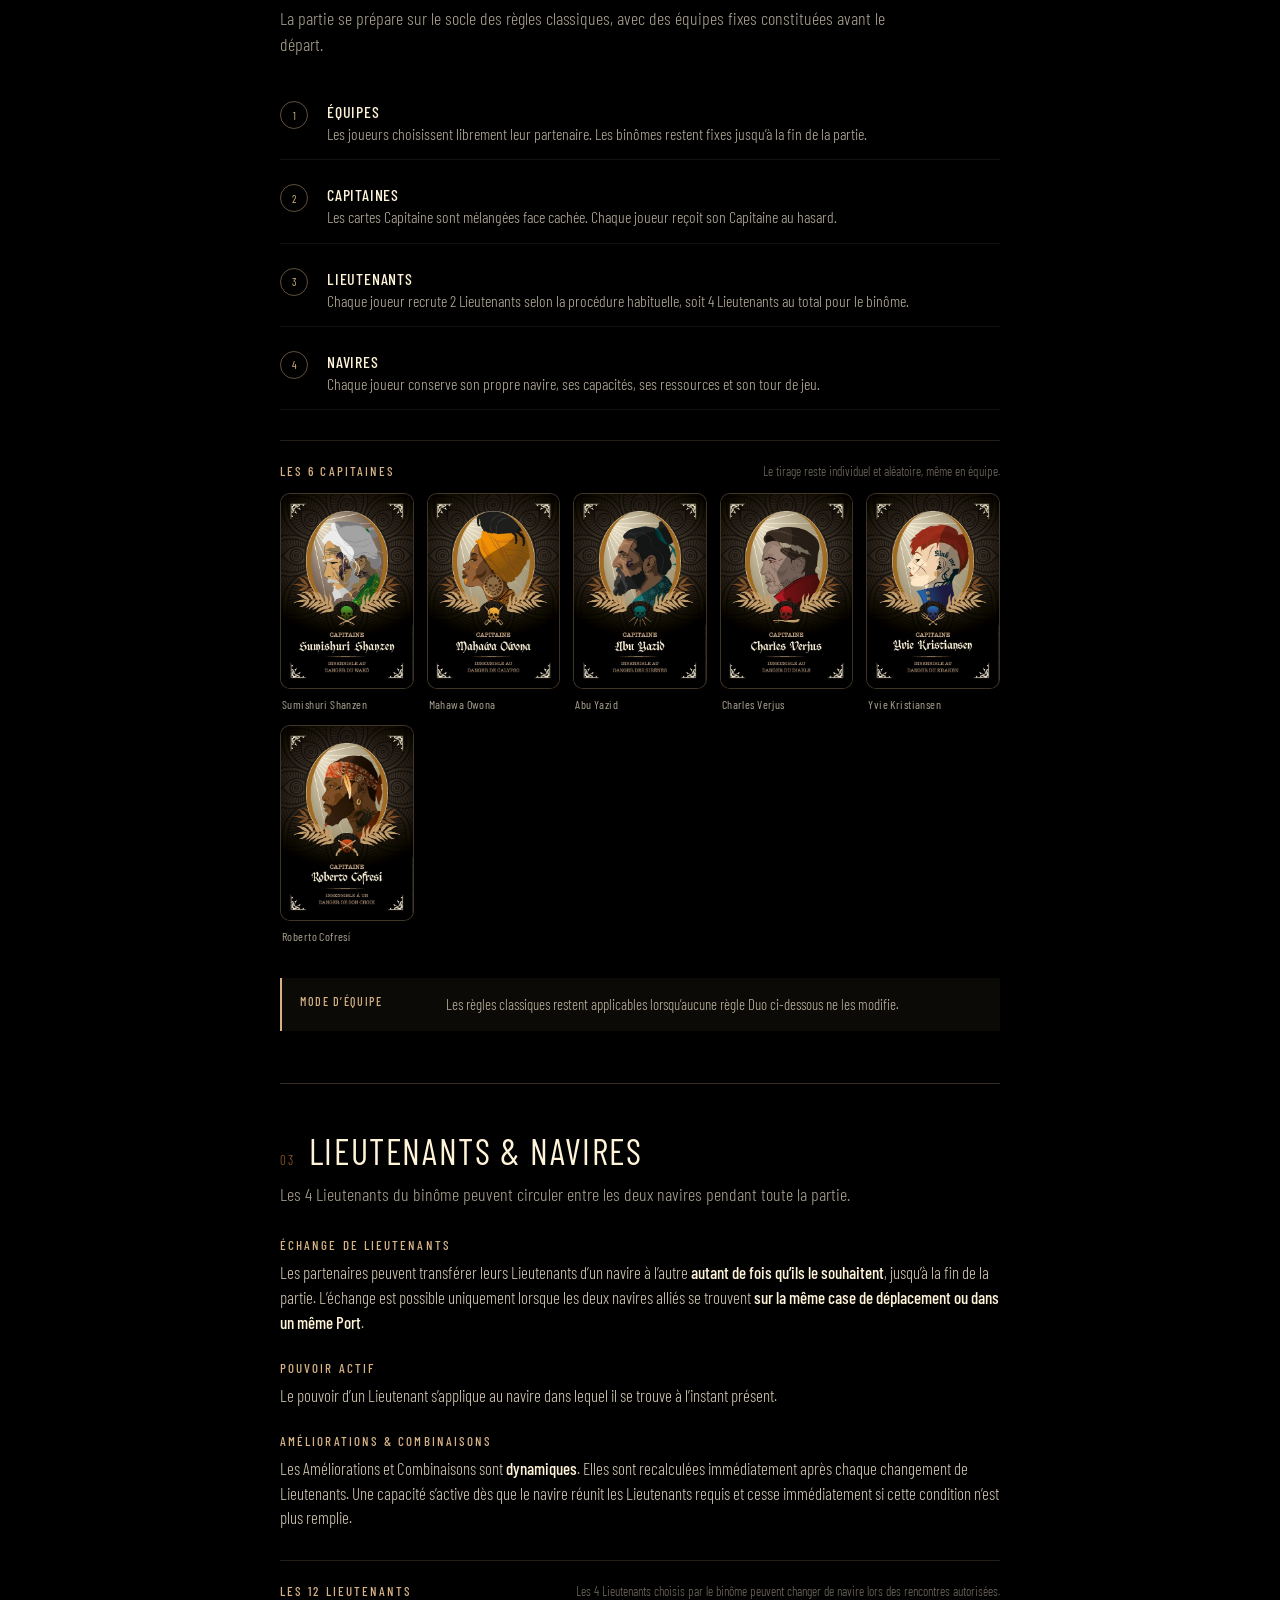
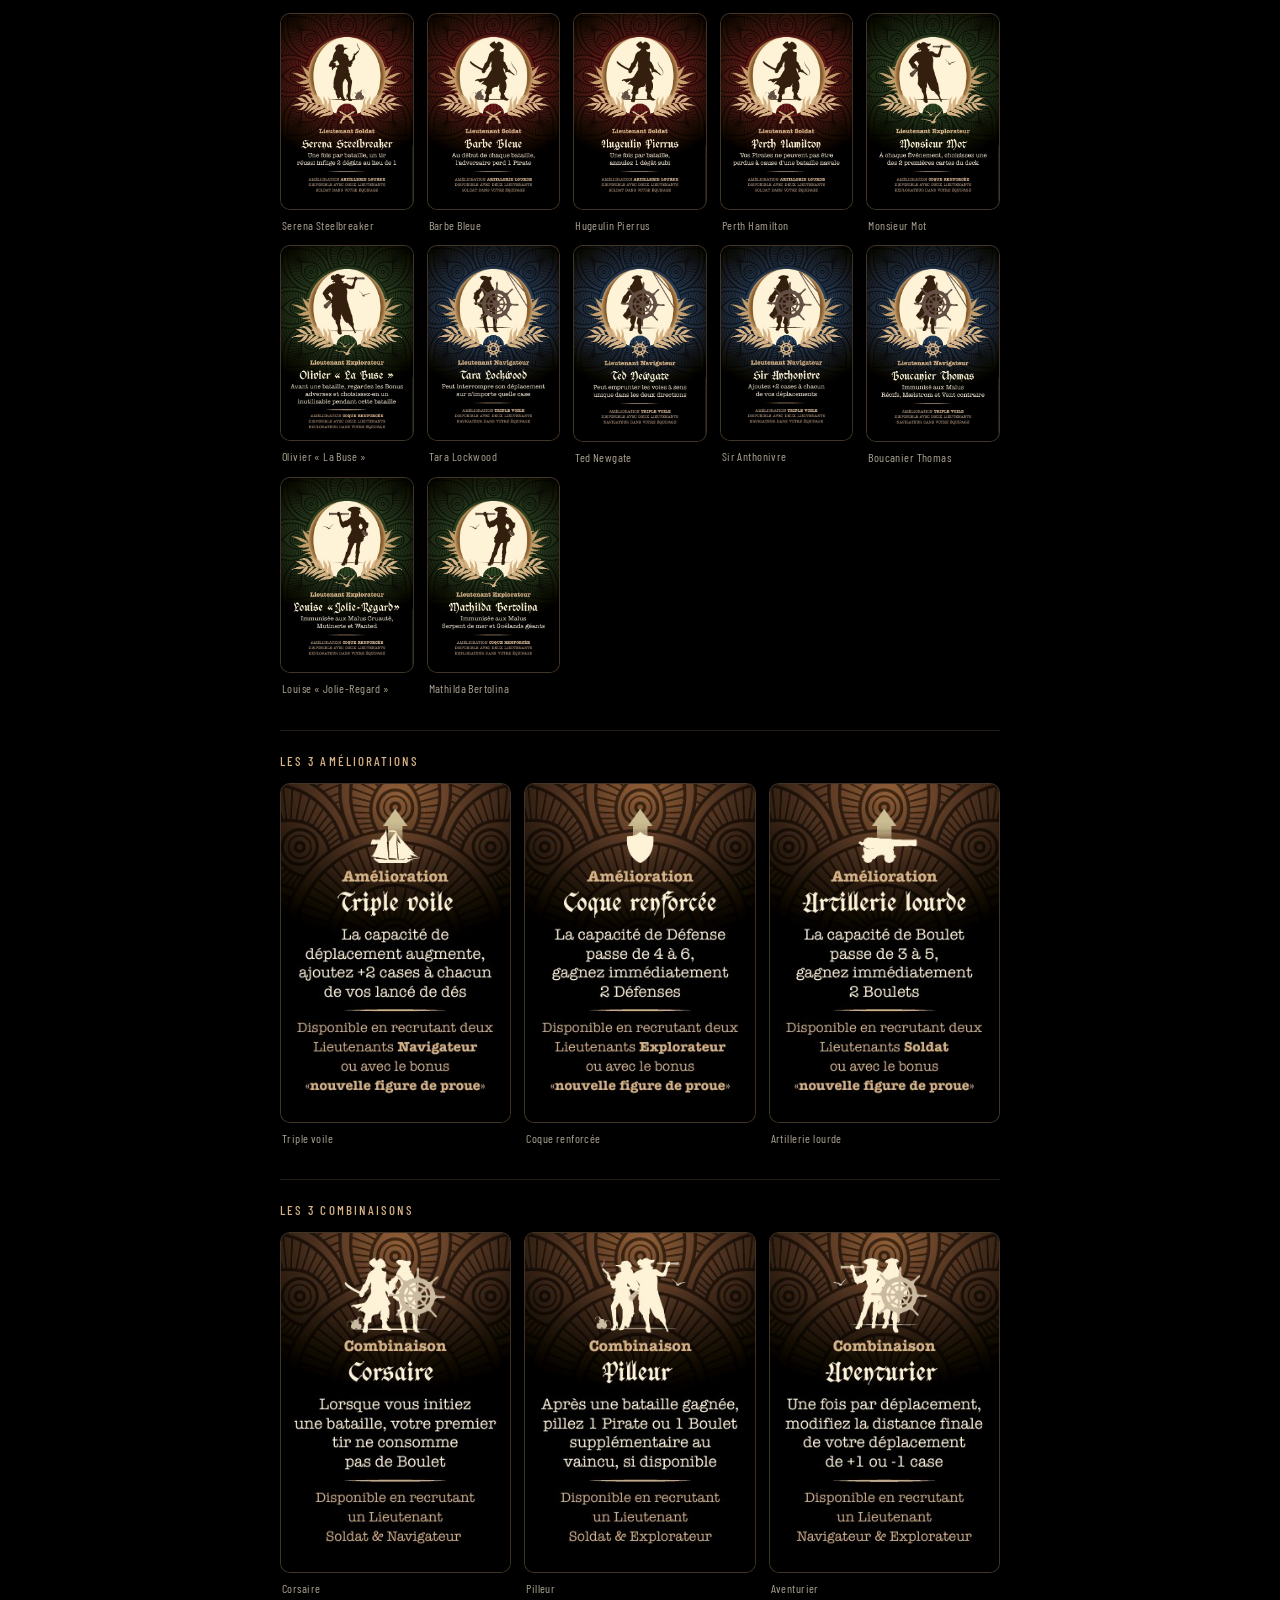
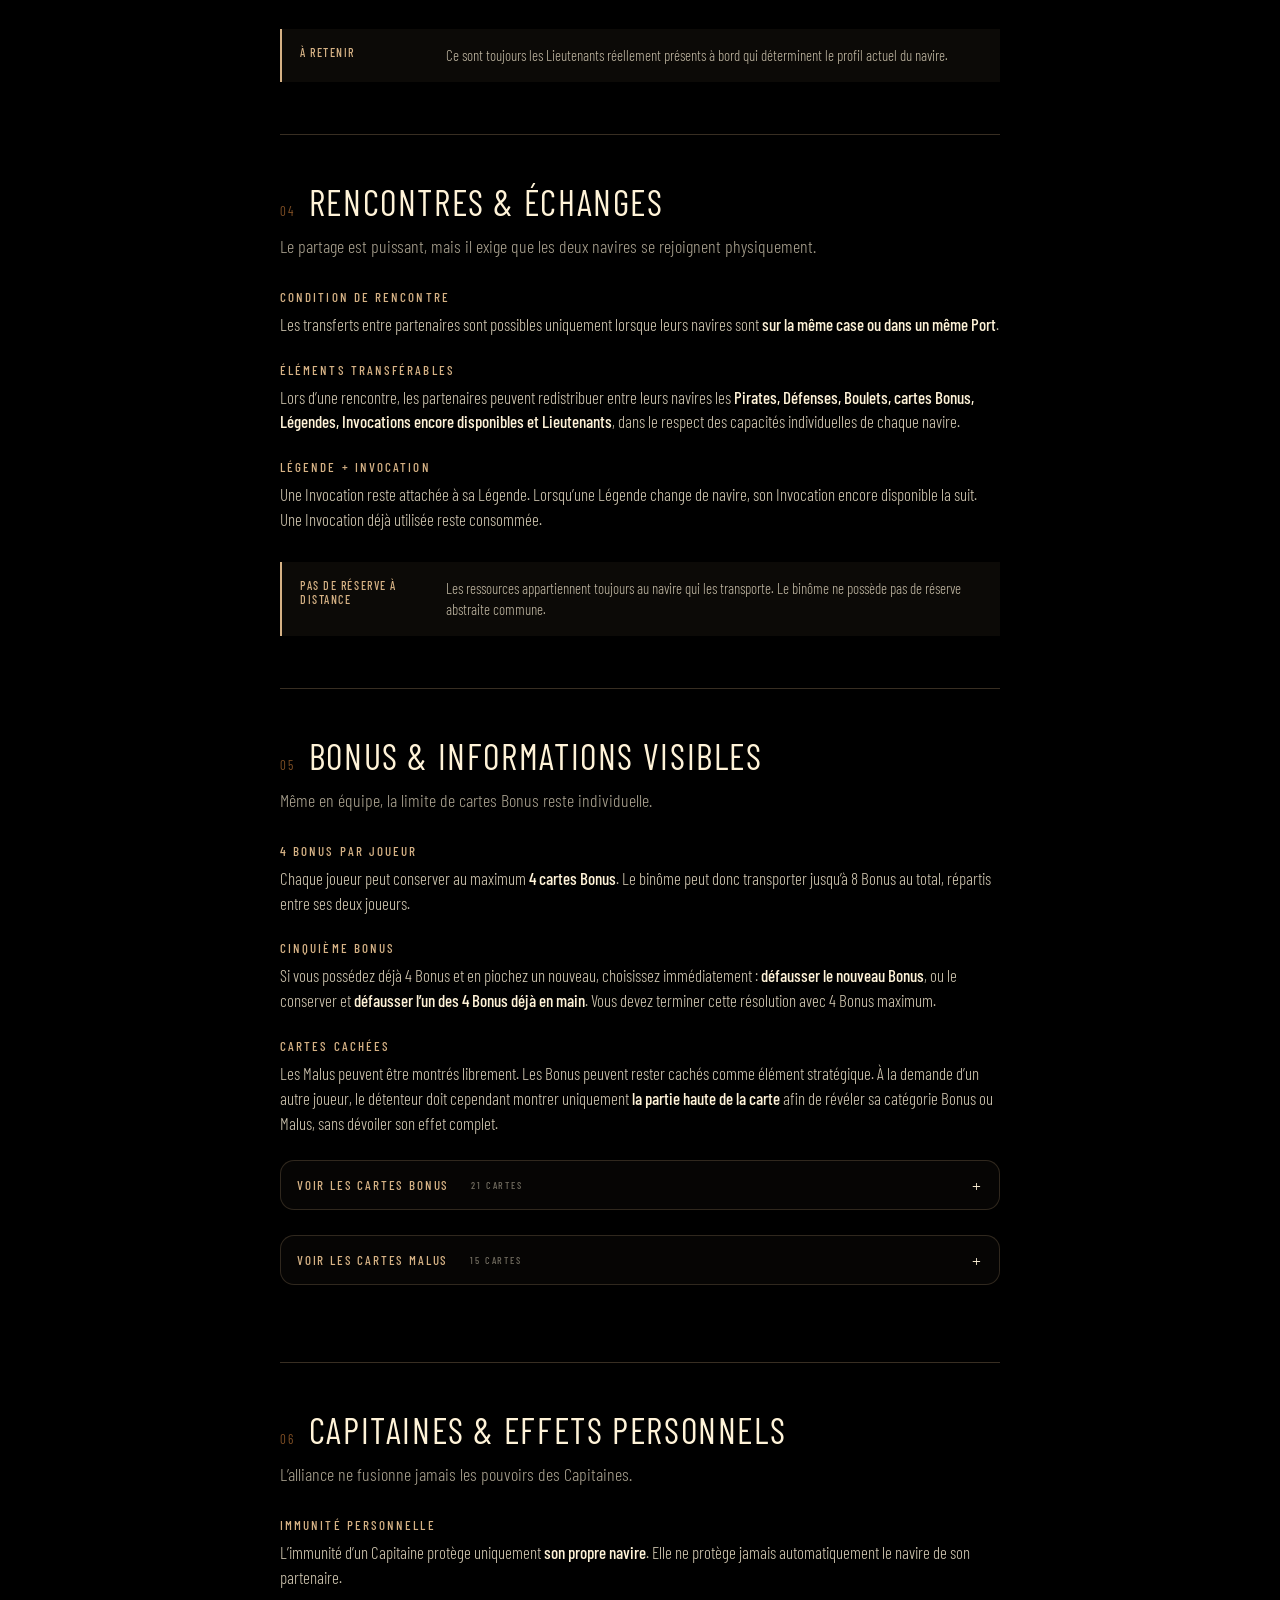
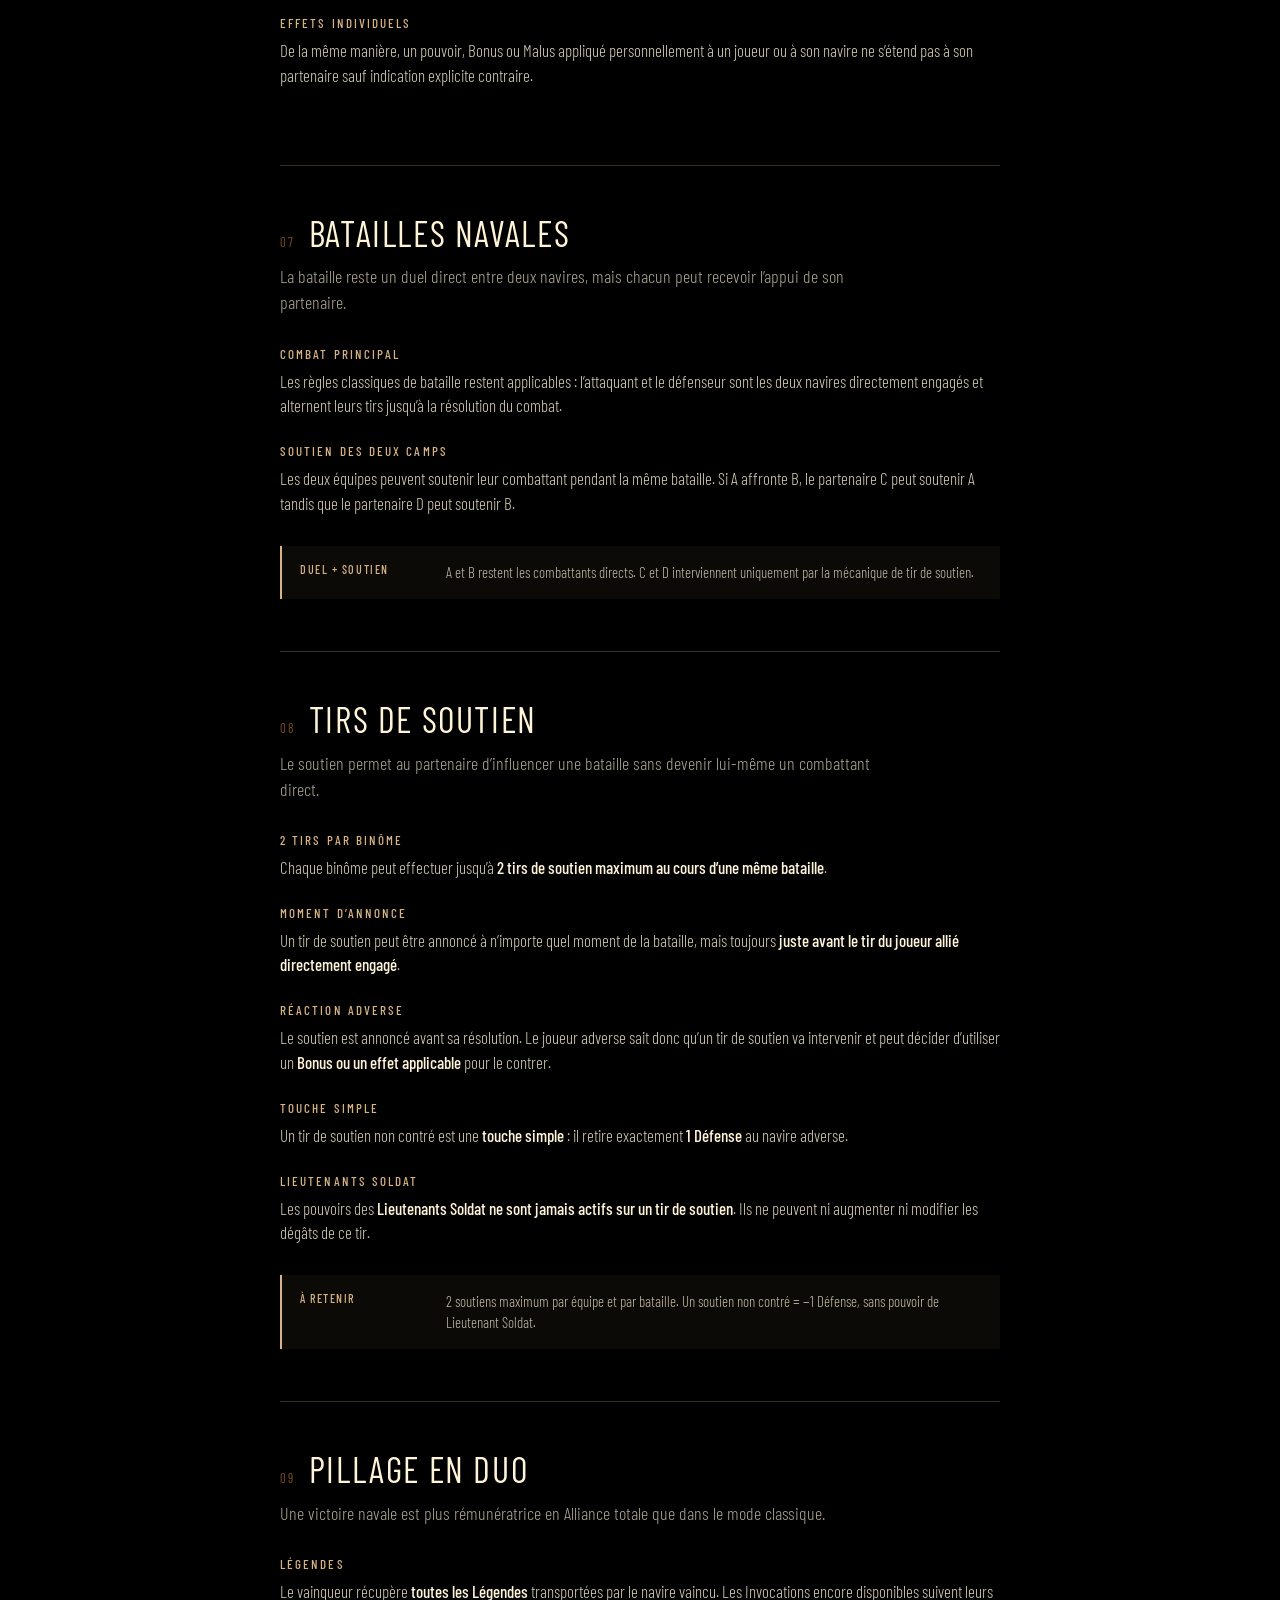
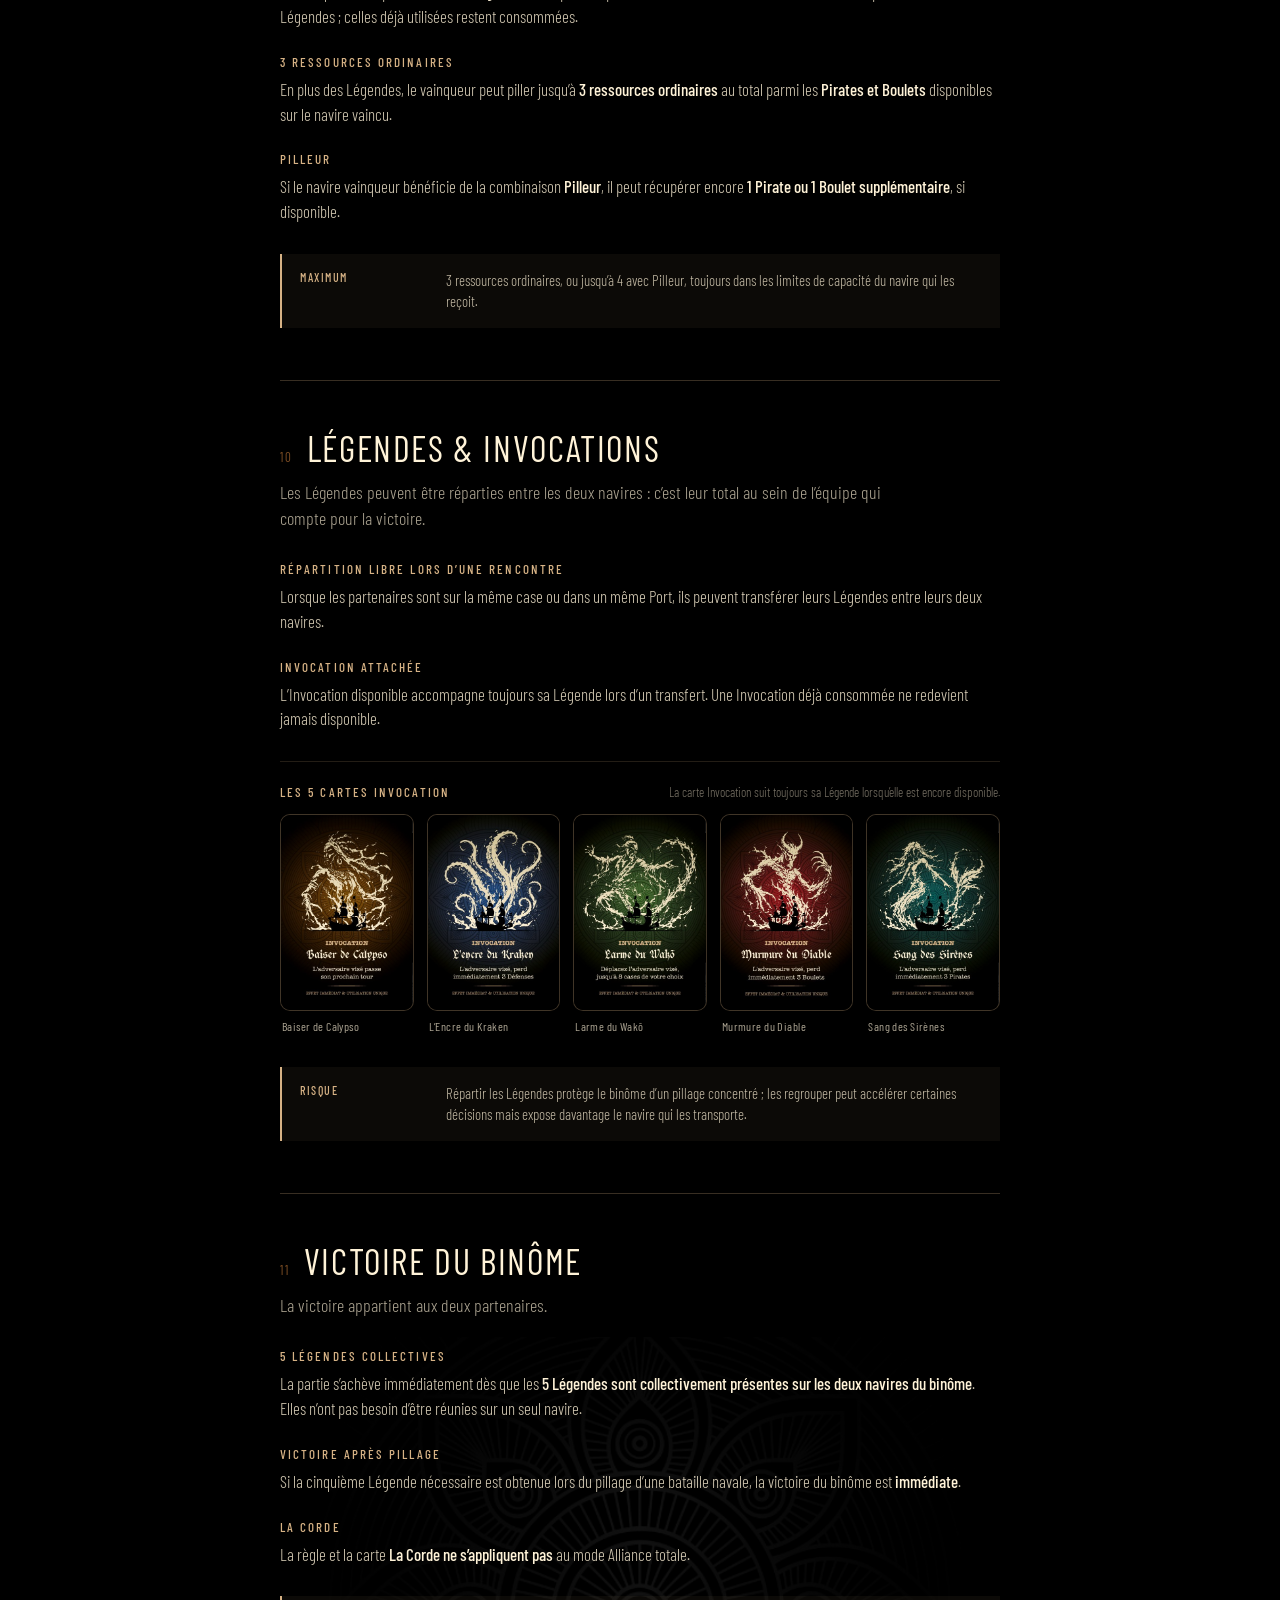
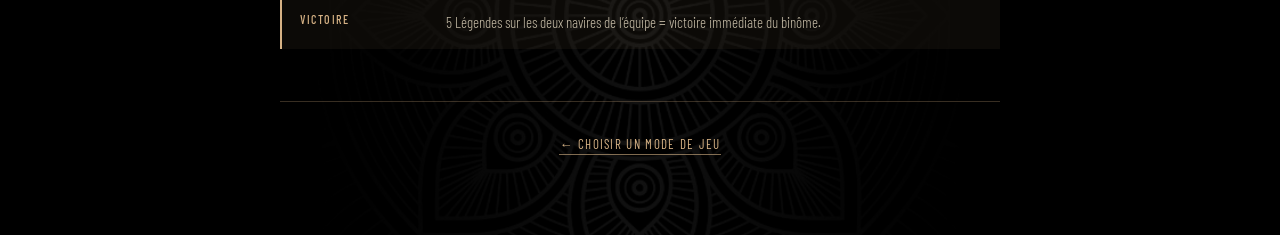
<file: regles/duo/index.html>
<!doctype html>
<html lang="fr">
<head>
<meta charset="utf-8">
<meta name="viewport" content="width=device-width,initial-scale=1,viewport-fit=cover">
<meta name="theme-color" content="#000000">
<title>Partie en duo — Règles Jolly Roger</title>
<link rel="icon" type="image/png" sizes="32x32" href="../../assets/favicon/favicon-32.png?v=1">
<link rel="icon" type="image/png" sizes="16x16" href="../../assets/favicon/favicon-16.png?v=1">
<link rel="shortcut icon" href="../../assets/favicon/favicon.ico?v=1">
<link rel="apple-touch-icon" sizes="180x180" href="../../assets/favicon/apple-touch-icon.png?v=1">
<link rel="stylesheet" href="../../assets/style.css?v=8">
</head>
<body>
<main class="rules-page neutral-mandala">
  <div class="home-mandala home-mandala-top" aria-hidden="true"></div>
  <section class="rules-inner page-layer">
    <p class="menu-brand">JOLLY ROGER</p>
    <h1 class="rules-title">PARTIE EN DUO</h1>
    <p class="section-lead">Mode Alliance totale — deux capitaines, deux navires, une seule victoire.</p>

    <div class="rules-mode">
      <p class="mode-label">APPRENDRE LES RÈGLES</p>
      <nav class="rules-list">
        <a href="#but"><span>01</span><strong>But du jeu</strong></a>
        <a href="#mise"><span>02</span><strong>Mise en place du binôme</strong></a>
        <a href="#lieutenants"><span>03</span><strong>Lieutenants & navires</strong></a>
        <a href="#partage"><span>04</span><strong>Rencontres & échanges</strong></a>
        <a href="#bonus"><span>05</span><strong>Bonus & informations visibles</strong></a>
        <a href="#capitaines"><span>06</span><strong>Capitaines & effets personnels</strong></a>
        <a href="#batailles"><span>07</span><strong>Batailles navales</strong></a>
        <a href="#soutien"><span>08</span><strong>Tirs de soutien</strong></a>
        <a href="#pillage"><span>09</span><strong>Pillage en duo</strong></a>
        <a href="#legendes"><span>10</span><strong>Légendes & Invocations</strong></a>
        <a href="#victoire"><span>11</span><strong>Victoire du binôme</strong></a>
      </nav>
    </div>

    <div class="quick-help">
      <p class="mode-label">AIDE RAPIDE</p>
      <div class="quick-grid">
        <a href="#partage">ÉCHANGES</a><a href="#lieutenants">LIEUTENANTS</a><a href="#bonus">BONUS</a><a href="#batailles">BATAILLE</a><a href="#soutien">SOUTIEN</a><a href="#pillage">PILLAGE</a><a href="#legendes">LÉGENDES</a><a href="#victoire">VICTOIRE</a>
      </div>
    </div>

    <section class="rules-content">
      <article class="rule-chapter" id="but">
        <div class="chapter-head"><span>01</span><h2>BUT DU JEU</h2></div>
        <p class="chapter-intro">Alliance totale est un mode d’équipe. Les deux partenaires jouent ensemble jusqu’à la fin de la partie, tout en conservant chacun leur propre navire et leur propre tour.</p>
        <div class="rule-block"><h3>UNE ÉQUIPE, DEUX NAVIRES</h3><p>Le binôme coopère pour conquérir, protéger et réunir les cinq Légendes. Les partenaires ne peuvent jamais s’attaquer entre eux.</p></div>
        <div class="rule-note"><strong>OBJECTIF</strong><span>Réunir collectivement les 5 Légendes sur les deux navires du binôme.</span></div>
      </article>

      <article class="rule-chapter" id="mise">
        <div class="chapter-head"><span>02</span><h2>MISE EN PLACE DU BINÔME</h2></div>
        <p class="chapter-intro">La partie se prépare sur le socle des règles classiques, avec des équipes fixes constituées avant le départ.</p>
        <div class="rule-steps">
          <div><b>1</b><p><strong>ÉQUIPES</strong><br>Les joueurs choisissent librement leur partenaire. Les binômes restent fixes jusqu’à la fin de la partie.</p></div>
          <div><b>2</b><p><strong>CAPITAINES</strong><br>Les cartes Capitaine sont mélangées face cachée. Chaque joueur reçoit son Capitaine au hasard.</p></div>
          <div><b>3</b><p><strong>LIEUTENANTS</strong><br>Chaque joueur recrute 2 Lieutenants selon la procédure habituelle, soit 4 Lieutenants au total pour le binôme.</p></div>
          <div><b>4</b><p><strong>NAVIRES</strong><br>Chaque joueur conserve son propre navire, ses capacités, ses ressources et son tour de jeu.</p></div>
        </div>
<div class="card-showcase"><div class="card-gallery-head"><h3>LES 6 CAPITAINES</h3><p>Le tirage reste individuel et aléatoire, même en équipe.</p></div>
      <div class="card-gallery" aria-label="LES 6 CAPITAINES"><button class="card-thumb" type="button" data-card-src="../../assets/cards/capitaine-sumishuri-shanzen.jpg" data-card-title="Sumishuri Shanzen" aria-label="Agrandir la carte Sumishuri Shanzen">
          <img src="../../assets/cards/capitaine-sumishuri-shanzen.jpg" alt="Carte Sumishuri Shanzen" loading="lazy" decoding="async">
          <span>Sumishuri Shanzen</span>
        </button><button class="card-thumb" type="button" data-card-src="../../assets/cards/capitaine-mahawa-owona.jpg" data-card-title="Mahawa Owona" aria-label="Agrandir la carte Mahawa Owona">
          <img src="../../assets/cards/capitaine-mahawa-owona.jpg" alt="Carte Mahawa Owona" loading="lazy" decoding="async">
          <span>Mahawa Owona</span>
        </button><button class="card-thumb" type="button" data-card-src="../../assets/cards/capitaine-abu-yazid.jpg" data-card-title="Abu Yazid" aria-label="Agrandir la carte Abu Yazid">
          <img src="../../assets/cards/capitaine-abu-yazid.jpg" alt="Carte Abu Yazid" loading="lazy" decoding="async">
          <span>Abu Yazid</span>
        </button><button class="card-thumb" type="button" data-card-src="../../assets/cards/capitaine-charles-verjus.jpg" data-card-title="Charles Verjus" aria-label="Agrandir la carte Charles Verjus">
          <img src="../../assets/cards/capitaine-charles-verjus.jpg" alt="Carte Charles Verjus" loading="lazy" decoding="async">
          <span>Charles Verjus</span>
        </button><button class="card-thumb" type="button" data-card-src="../../assets/cards/capitaine-yvie-kristiansen.jpg" data-card-title="Yvie Kristiansen" aria-label="Agrandir la carte Yvie Kristiansen">
          <img src="../../assets/cards/capitaine-yvie-kristiansen.jpg" alt="Carte Yvie Kristiansen" loading="lazy" decoding="async">
          <span>Yvie Kristiansen</span>
        </button><button class="card-thumb" type="button" data-card-src="../../assets/cards/capitaine-roberto-cofresi.jpg" data-card-title="Roberto Cofresí" aria-label="Agrandir la carte Roberto Cofresí">
          <img src="../../assets/cards/capitaine-roberto-cofresi.jpg" alt="Carte Roberto Cofresí" loading="lazy" decoding="async">
          <span>Roberto Cofresí</span>
        </button></div></div>
        <div class="rule-note"><strong>MODE D’ÉQUIPE</strong><span>Les règles classiques restent applicables lorsqu’aucune règle Duo ci-dessous ne les modifie.</span></div>
      </article>

      <article class="rule-chapter" id="lieutenants">
        <div class="chapter-head"><span>03</span><h2>LIEUTENANTS & NAVIRES</h2></div>
        <p class="chapter-intro">Les 4 Lieutenants du binôme peuvent circuler entre les deux navires pendant toute la partie.</p>
        <div class="rule-block"><h3>ÉCHANGE DE LIEUTENANTS</h3><p>Les partenaires peuvent transférer leurs Lieutenants d’un navire à l’autre <strong>autant de fois qu’ils le souhaitent</strong>, jusqu’à la fin de la partie. L’échange est possible uniquement lorsque les deux navires alliés se trouvent <strong>sur la même case de déplacement ou dans un même Port</strong>.</p></div>
        <div class="rule-block"><h3>POUVOIR ACTIF</h3><p>Le pouvoir d’un Lieutenant s’applique au navire dans lequel il se trouve à l’instant présent.</p></div>
        <div class="rule-block"><h3>AMÉLIORATIONS & COMBINAISONS</h3><p>Les Améliorations et Combinaisons sont <strong>dynamiques</strong>. Elles sont recalculées immédiatement après chaque changement de Lieutenants. Une capacité s’active dès que le navire réunit les Lieutenants requis et cesse immédiatement si cette condition n’est plus remplie.</p></div>
<div class="card-showcase"><div class="card-gallery-head"><h3>LES 12 LIEUTENANTS</h3><p>Les 4 Lieutenants choisis par le binôme peuvent changer de navire lors des rencontres autorisées.</p></div>
      <div class="card-gallery" aria-label="LES 12 LIEUTENANTS"><button class="card-thumb" type="button" data-card-src="../../assets/cards/lieutenant-serena-steelbreaker.jpg" data-card-title="Serena Steelbreaker" aria-label="Agrandir la carte Serena Steelbreaker">
          <img src="../../assets/cards/lieutenant-serena-steelbreaker.jpg" alt="Carte Serena Steelbreaker" loading="lazy" decoding="async">
          <span>Serena Steelbreaker</span>
        </button><button class="card-thumb" type="button" data-card-src="../../assets/cards/lieutenant-barbe-bleue.jpg" data-card-title="Barbe Bleue" aria-label="Agrandir la carte Barbe Bleue">
          <img src="../../assets/cards/lieutenant-barbe-bleue.jpg" alt="Carte Barbe Bleue" loading="lazy" decoding="async">
          <span>Barbe Bleue</span>
        </button><button class="card-thumb" type="button" data-card-src="../../assets/cards/lieutenant-hugeulin-pierrus.jpg" data-card-title="Hugeulin Pierrus" aria-label="Agrandir la carte Hugeulin Pierrus">
          <img src="../../assets/cards/lieutenant-hugeulin-pierrus.jpg" alt="Carte Hugeulin Pierrus" loading="lazy" decoding="async">
          <span>Hugeulin Pierrus</span>
        </button><button class="card-thumb" type="button" data-card-src="../../assets/cards/lieutenant-perth-hamilton.jpg" data-card-title="Perth Hamilton" aria-label="Agrandir la carte Perth Hamilton">
          <img src="../../assets/cards/lieutenant-perth-hamilton.jpg" alt="Carte Perth Hamilton" loading="lazy" decoding="async">
          <span>Perth Hamilton</span>
        </button><button class="card-thumb" type="button" data-card-src="../../assets/cards/lieutenant-monsieur-mot.jpg" data-card-title="Monsieur Mot" aria-label="Agrandir la carte Monsieur Mot">
          <img src="../../assets/cards/lieutenant-monsieur-mot.jpg" alt="Carte Monsieur Mot" loading="lazy" decoding="async">
          <span>Monsieur Mot</span>
        </button><button class="card-thumb" type="button" data-card-src="../../assets/cards/lieutenant-olivier-la-buse.jpg" data-card-title="Olivier « La Buse »" aria-label="Agrandir la carte Olivier « La Buse »">
          <img src="../../assets/cards/lieutenant-olivier-la-buse.jpg" alt="Carte Olivier « La Buse »" loading="lazy" decoding="async">
          <span>Olivier « La Buse »</span>
        </button><button class="card-thumb" type="button" data-card-src="../../assets/cards/lieutenant-tara-lockwood.jpg" data-card-title="Tara Lockwood" aria-label="Agrandir la carte Tara Lockwood">
          <img src="../../assets/cards/lieutenant-tara-lockwood.jpg" alt="Carte Tara Lockwood" loading="lazy" decoding="async">
          <span>Tara Lockwood</span>
        </button><button class="card-thumb" type="button" data-card-src="../../assets/cards/lieutenant-ted-newgate.jpg" data-card-title="Ted Newgate" aria-label="Agrandir la carte Ted Newgate">
          <img src="../../assets/cards/lieutenant-ted-newgate.jpg" alt="Carte Ted Newgate" loading="lazy" decoding="async">
          <span>Ted Newgate</span>
        </button><button class="card-thumb" type="button" data-card-src="../../assets/cards/lieutenant-sir-anthonivre.jpg" data-card-title="Sir Anthonivre" aria-label="Agrandir la carte Sir Anthonivre">
          <img src="../../assets/cards/lieutenant-sir-anthonivre.jpg" alt="Carte Sir Anthonivre" loading="lazy" decoding="async">
          <span>Sir Anthonivre</span>
        </button><button class="card-thumb" type="button" data-card-src="../../assets/cards/lieutenant-boucanier-thomas.jpg" data-card-title="Boucanier Thomas" aria-label="Agrandir la carte Boucanier Thomas">
          <img src="../../assets/cards/lieutenant-boucanier-thomas.jpg" alt="Carte Boucanier Thomas" loading="lazy" decoding="async">
          <span>Boucanier Thomas</span>
        </button><button class="card-thumb" type="button" data-card-src="../../assets/cards/lieutenant-louise-jolie-regard.jpg" data-card-title="Louise « Jolie-Regard »" aria-label="Agrandir la carte Louise « Jolie-Regard »">
          <img src="../../assets/cards/lieutenant-louise-jolie-regard.jpg" alt="Carte Louise « Jolie-Regard »" loading="lazy" decoding="async">
          <span>Louise « Jolie-Regard »</span>
        </button><button class="card-thumb" type="button" data-card-src="../../assets/cards/lieutenant-mathilda-bertolina.jpg" data-card-title="Mathilda Bertolina" aria-label="Agrandir la carte Mathilda Bertolina">
          <img src="../../assets/cards/lieutenant-mathilda-bertolina.jpg" alt="Carte Mathilda Bertolina" loading="lazy" decoding="async">
          <span>Mathilda Bertolina</span>
        </button></div></div>
<div class="card-showcase"><div class="card-gallery-head"><h3>LES 3 AMÉLIORATIONS</h3></div>
      <div class="card-gallery" aria-label="LES 3 AMÉLIORATIONS"><button class="card-thumb" type="button" data-card-src="../../assets/cards/amelioration-triple-voile.jpg" data-card-title="Triple voile" aria-label="Agrandir la carte Triple voile">
          <img src="../../assets/cards/amelioration-triple-voile.jpg" alt="Carte Triple voile" loading="lazy" decoding="async">
          <span>Triple voile</span>
        </button><button class="card-thumb" type="button" data-card-src="../../assets/cards/amelioration-coque-renforcee.jpg" data-card-title="Coque renforcée" aria-label="Agrandir la carte Coque renforcée">
          <img src="../../assets/cards/amelioration-coque-renforcee.jpg" alt="Carte Coque renforcée" loading="lazy" decoding="async">
          <span>Coque renforcée</span>
        </button><button class="card-thumb" type="button" data-card-src="../../assets/cards/amelioration-artillerie-lourde.jpg" data-card-title="Artillerie lourde" aria-label="Agrandir la carte Artillerie lourde">
          <img src="../../assets/cards/amelioration-artillerie-lourde.jpg" alt="Carte Artillerie lourde" loading="lazy" decoding="async">
          <span>Artillerie lourde</span>
        </button></div></div>
<div class="card-showcase"><div class="card-gallery-head"><h3>LES 3 COMBINAISONS</h3></div>
      <div class="card-gallery" aria-label="LES 3 COMBINAISONS"><button class="card-thumb" type="button" data-card-src="../../assets/cards/combinaison-corsaire.jpg" data-card-title="Corsaire" aria-label="Agrandir la carte Corsaire">
          <img src="../../assets/cards/combinaison-corsaire.jpg" alt="Carte Corsaire" loading="lazy" decoding="async">
          <span>Corsaire</span>
        </button><button class="card-thumb" type="button" data-card-src="../../assets/cards/combinaison-pilleur.jpg" data-card-title="Pilleur" aria-label="Agrandir la carte Pilleur">
          <img src="../../assets/cards/combinaison-pilleur.jpg" alt="Carte Pilleur" loading="lazy" decoding="async">
          <span>Pilleur</span>
        </button><button class="card-thumb" type="button" data-card-src="../../assets/cards/combinaison-aventurier.jpg" data-card-title="Aventurier" aria-label="Agrandir la carte Aventurier">
          <img src="../../assets/cards/combinaison-aventurier.jpg" alt="Carte Aventurier" loading="lazy" decoding="async">
          <span>Aventurier</span>
        </button></div></div>
        <div class="rule-note"><strong>À RETENIR</strong><span>Ce sont toujours les Lieutenants réellement présents à bord qui déterminent le profil actuel du navire.</span></div>
      </article>

      <article class="rule-chapter" id="partage">
        <div class="chapter-head"><span>04</span><h2>RENCONTRES & ÉCHANGES</h2></div>
        <p class="chapter-intro">Le partage est puissant, mais il exige que les deux navires se rejoignent physiquement.</p>
        <div class="rule-block"><h3>CONDITION DE RENCONTRE</h3><p>Les transferts entre partenaires sont possibles uniquement lorsque leurs navires sont <strong>sur la même case ou dans un même Port</strong>.</p></div>
        <div class="rule-block"><h3>ÉLÉMENTS TRANSFÉRABLES</h3><p>Lors d’une rencontre, les partenaires peuvent redistribuer entre leurs navires les <strong>Pirates, Défenses, Boulets, cartes Bonus, Légendes, Invocations encore disponibles et Lieutenants</strong>, dans le respect des capacités individuelles de chaque navire.</p></div>
        <div class="rule-block"><h3>LÉGENDE + INVOCATION</h3><p>Une Invocation reste attachée à sa Légende. Lorsqu’une Légende change de navire, son Invocation encore disponible la suit. Une Invocation déjà utilisée reste consommée.</p></div>
        <div class="rule-note"><strong>PAS DE RÉSERVE À DISTANCE</strong><span>Les ressources appartiennent toujours au navire qui les transporte. Le binôme ne possède pas de réserve abstraite commune.</span></div>
      </article>

      <article class="rule-chapter" id="bonus">
        <div class="chapter-head"><span>05</span><h2>BONUS & INFORMATIONS VISIBLES</h2></div>
        <p class="chapter-intro">Même en équipe, la limite de cartes Bonus reste individuelle.</p>
        <div class="rule-block"><h3>4 BONUS PAR JOUEUR</h3><p>Chaque joueur peut conserver au maximum <strong>4 cartes Bonus</strong>. Le binôme peut donc transporter jusqu’à 8 Bonus au total, répartis entre ses deux joueurs.</p></div>
        <div class="rule-block"><h3>CINQUIÈME BONUS</h3><p>Si vous possédez déjà 4 Bonus et en piochez un nouveau, choisissez immédiatement : <strong>défausser le nouveau Bonus</strong>, ou le conserver et <strong>défausser l’un des 4 Bonus déjà en main</strong>. Vous devez terminer cette résolution avec 4 Bonus maximum.</p></div>
        <div class="rule-block"><h3>CARTES CACHÉES</h3><p>Les Malus peuvent être montrés librement. Les Bonus peuvent rester cachés comme élément stratégique. À la demande d’un autre joueur, le détenteur doit cependant montrer uniquement <strong>la partie haute de la carte</strong> afin de révéler sa catégorie Bonus ou Malus, sans dévoiler son effet complet.</p></div>
<details class="card-library"><summary>VOIR LES CARTES BONUS <span>21 CARTES</span></summary><div class="card-library-body"><div class="card-gallery-head"><h3>VOIR LES CARTES BONUS</h3><p>Même limite de 4 Bonus par joueur en mode Duo.</p></div>
      <div class="card-gallery" aria-label="VOIR LES CARTES BONUS"><button class="card-thumb" type="button" data-card-src="../../assets/cards/bonus-vieux-radeau.jpg" data-card-title="Vieux radeau" aria-label="Agrandir la carte Vieux radeau">
          <img src="../../assets/cards/bonus-vieux-radeau.jpg" alt="Carte Vieux radeau" loading="lazy" decoding="async">
          <span>Vieux radeau</span>
        </button><button class="card-thumb" type="button" data-card-src="../../assets/cards/bonus-vent-favorable.jpg" data-card-title="Vent favorable" aria-label="Agrandir la carte Vent favorable">
          <img src="../../assets/cards/bonus-vent-favorable.jpg" alt="Carte Vent favorable" loading="lazy" decoding="async">
          <span>Vent favorable</span>
        </button><button class="card-thumb" type="button" data-card-src="../../assets/cards/bonus-naufrage.jpg" data-card-title="Naufragé" aria-label="Agrandir la carte Naufragé">
          <img src="../../assets/cards/bonus-naufrage.jpg" alt="Carte Naufragé" loading="lazy" decoding="async">
          <span>Naufragé</span>
        </button><button class="card-thumb" type="button" data-card-src="../../assets/cards/bonus-epave-bateau-pirate.jpg" data-card-title="Épave de bateau pirate" aria-label="Agrandir la carte Épave de bateau pirate">
          <img src="../../assets/cards/bonus-epave-bateau-pirate.jpg" alt="Carte Épave de bateau pirate" loading="lazy" decoding="async">
          <span>Épave de bateau pirate</span>
        </button><button class="card-thumb" type="button" data-card-src="../../assets/cards/bonus-epave-marine.jpg" data-card-title="Épave de la Marine" aria-label="Agrandir la carte Épave de la Marine">
          <img src="../../assets/cards/bonus-epave-marine.jpg" alt="Carte Épave de la Marine" loading="lazy" decoding="async">
          <span>Épave de la Marine</span>
        </button><button class="card-thumb" type="button" data-card-src="../../assets/cards/bonus-service-rendu.jpg" data-card-title="Service rendu" aria-label="Agrandir la carte Service rendu">
          <img src="../../assets/cards/bonus-service-rendu.jpg" alt="Carte Service rendu" loading="lazy" decoding="async">
          <span>Service rendu</span>
        </button><button class="card-thumb" type="button" data-card-src="../../assets/cards/bonus-petit-butin.jpg" data-card-title="Petit Butin" aria-label="Agrandir la carte Petit Butin">
          <img src="../../assets/cards/bonus-petit-butin.jpg" alt="Carte Petit Butin" loading="lazy" decoding="async">
          <span>Petit Butin</span>
        </button><button class="card-thumb" type="button" data-card-src="../../assets/cards/bonus-gros-butin.jpg" data-card-title="Gros Butin" aria-label="Agrandir la carte Gros Butin">
          <img src="../../assets/cards/bonus-gros-butin.jpg" alt="Carte Gros Butin" loading="lazy" decoding="async">
          <span>Gros Butin</span>
        </button><button class="card-thumb" type="button" data-card-src="../../assets/cards/bonus-huile-baleine.jpg" data-card-title="Huile de Baleine" aria-label="Agrandir la carte Huile de Baleine">
          <img src="../../assets/cards/bonus-huile-baleine.jpg" alt="Carte Huile de Baleine" loading="lazy" decoding="async">
          <span>Huile de Baleine</span>
        </button><button class="card-thumb" type="button" data-card-src="../../assets/cards/bonus-remede-pirate.jpg" data-card-title="Remède de Pirate" aria-label="Agrandir la carte Remède de Pirate">
          <img src="../../assets/cards/bonus-remede-pirate.jpg" alt="Carte Remède de Pirate" loading="lazy" decoding="async">
          <span>Remède de Pirate</span>
        </button><button class="card-thumb" type="button" data-card-src="../../assets/cards/bonus-bonne-reputation.jpg" data-card-title="Bonne réputation" aria-label="Agrandir la carte Bonne réputation">
          <img src="../../assets/cards/bonus-bonne-reputation.jpg" alt="Carte Bonne réputation" loading="lazy" decoding="async">
          <span>Bonne réputation</span>
        </button><button class="card-thumb" type="button" data-card-src="../../assets/cards/bonus-chants-pirate.jpg" data-card-title="Chants de Pirate" aria-label="Agrandir la carte Chants de Pirate">
          <img src="../../assets/cards/bonus-chants-pirate.jpg" alt="Carte Chants de Pirate" loading="lazy" decoding="async">
          <span>Chants de Pirate</span>
        </button><button class="card-thumb" type="button" data-card-src="../../assets/cards/bonus-phare-eclaire.jpg" data-card-title="Phare éclairé" aria-label="Agrandir la carte Phare éclairé">
          <img src="../../assets/cards/bonus-phare-eclaire.jpg" alt="Carte Phare éclairé" loading="lazy" decoding="async">
          <span>Phare éclairé</span>
        </button><button class="card-thumb" type="button" data-card-src="../../assets/cards/bonus-equipage-soude.jpg" data-card-title="Équipage soudé" aria-label="Agrandir la carte Équipage soudé">
          <img src="../../assets/cards/bonus-equipage-soude.jpg" alt="Carte Équipage soudé" loading="lazy" decoding="async">
          <span>Équipage soudé</span>
        </button><button class="card-thumb" type="button" data-card-src="../../assets/cards/bonus-zoologie.jpg" data-card-title="Zoologie" aria-label="Agrandir la carte Zoologie">
          <img src="../../assets/cards/bonus-zoologie.jpg" alt="Carte Zoologie" loading="lazy" decoding="async">
          <span>Zoologie</span>
        </button><button class="card-thumb" type="button" data-card-src="../../assets/cards/bonus-laissez-passer.jpg" data-card-title="Laissez-passer" aria-label="Agrandir la carte Laissez-passer">
          <img src="../../assets/cards/bonus-laissez-passer.jpg" alt="Carte Laissez-passer" loading="lazy" decoding="async">
          <span>Laissez-passer</span>
        </button><button class="card-thumb" type="button" data-card-src="../../assets/cards/bonus-patte-de-chat.jpg" data-card-title="Patte de chat" aria-label="Agrandir la carte Patte de chat">
          <img src="../../assets/cards/bonus-patte-de-chat.jpg" alt="Carte Patte de chat" loading="lazy" decoding="async">
          <span>Patte de chat</span>
        </button><button class="card-thumb" type="button" data-card-src="../../assets/cards/bonus-malice-mouette.jpg" data-card-title="Malice de la Mouette" aria-label="Agrandir la carte Malice de la Mouette">
          <img src="../../assets/cards/bonus-malice-mouette.jpg" alt="Carte Malice de la Mouette" loading="lazy" decoding="async">
          <span>Malice de la Mouette</span>
        </button><button class="card-thumb" type="button" data-card-src="../../assets/cards/bonus-nouvelle-figure-proue.jpg" data-card-title="Nouvelle Figure de Proue" aria-label="Agrandir la carte Nouvelle Figure de Proue">
          <img src="../../assets/cards/bonus-nouvelle-figure-proue.jpg" alt="Carte Nouvelle Figure de Proue" loading="lazy" decoding="async">
          <span>Nouvelle Figure de Proue</span>
        </button><button class="card-thumb" type="button" data-card-src="../../assets/cards/bonus-talisman-chance.jpg" data-card-title="Talisman de chance" aria-label="Agrandir la carte Talisman de chance">
          <img src="../../assets/cards/bonus-talisman-chance.jpg" alt="Carte Talisman de chance" loading="lazy" decoding="async">
          <span>Talisman de chance</span>
        </button><button class="card-thumb" type="button" data-card-src="../../assets/cards/bonus-equipage-menacant.jpg" data-card-title="Équipage menaçant" aria-label="Agrandir la carte Équipage menaçant">
          <img src="../../assets/cards/bonus-equipage-menacant.jpg" alt="Carte Équipage menaçant" loading="lazy" decoding="async">
          <span>Équipage menaçant</span>
        </button></div></div></details>
<details class="card-library"><summary>VOIR LES CARTES MALUS <span>15 CARTES</span></summary><div class="card-library-body"><div class="card-gallery-head"><h3>VOIR LES CARTES MALUS</h3><p>Les Malus restent attachés au joueur ou au navire concerné.</p></div>
      <div class="card-gallery" aria-label="VOIR LES CARTES MALUS"><button class="card-thumb" type="button" data-card-src="../../assets/cards/malus-recifs.jpg" data-card-title="Récifs" aria-label="Agrandir la carte Récifs">
          <img src="../../assets/cards/malus-recifs.jpg" alt="Carte Récifs" loading="lazy" decoding="async">
          <span>Récifs</span>
        </button><button class="card-thumb" type="button" data-card-src="../../assets/cards/malus-vent-contraire.jpg" data-card-title="Vent contraire" aria-label="Agrandir la carte Vent contraire">
          <img src="../../assets/cards/malus-vent-contraire.jpg" alt="Carte Vent contraire" loading="lazy" decoding="async">
          <span>Vent contraire</span>
        </button><button class="card-thumb" type="button" data-card-src="../../assets/cards/malus-scorbut.jpg" data-card-title="Scorbut" aria-label="Agrandir la carte Scorbut">
          <img src="../../assets/cards/malus-scorbut.jpg" alt="Carte Scorbut" loading="lazy" decoding="async">
          <span>Scorbut</span>
        </button><button class="card-thumb" type="button" data-card-src="../../assets/cards/malus-wanted.jpg" data-card-title="Wanted" aria-label="Agrandir la carte Wanted">
          <img src="../../assets/cards/malus-wanted.jpg" alt="Carte Wanted" loading="lazy" decoding="async">
          <span>Wanted</span>
        </button><button class="card-thumb" type="button" data-card-src="../../assets/cards/malus-goelands-geants.jpg" data-card-title="Goélands géants" aria-label="Agrandir la carte Goélands géants">
          <img src="../../assets/cards/malus-goelands-geants.jpg" alt="Carte Goélands géants" loading="lazy" decoding="async">
          <span>Goélands géants</span>
        </button><button class="card-thumb" type="button" data-card-src="../../assets/cards/malus-serpent-de-mer.jpg" data-card-title="Serpent de mer" aria-label="Agrandir la carte Serpent de mer">
          <img src="../../assets/cards/malus-serpent-de-mer.jpg" alt="Carte Serpent de mer" loading="lazy" decoding="async">
          <span>Serpent de mer</span>
        </button><button class="card-thumb" type="button" data-card-src="../../assets/cards/malus-mutinerie.jpg" data-card-title="Mutinerie" aria-label="Agrandir la carte Mutinerie">
          <img src="../../assets/cards/malus-mutinerie.jpg" alt="Carte Mutinerie" loading="lazy" decoding="async">
          <span>Mutinerie</span>
        </button><button class="card-thumb" type="button" data-card-src="../../assets/cards/malus-marine-royale.jpg" data-card-title="Marine royale" aria-label="Agrandir la carte Marine royale">
          <img src="../../assets/cards/malus-marine-royale.jpg" alt="Carte Marine royale" loading="lazy" decoding="async">
          <span>Marine royale</span>
        </button><button class="card-thumb" type="button" data-card-src="../../assets/cards/malus-rouille.jpg" data-card-title="Rouille" aria-label="Agrandir la carte Rouille">
          <img src="../../assets/cards/malus-rouille.jpg" alt="Carte Rouille" loading="lazy" decoding="async">
          <span>Rouille</span>
        </button><button class="card-thumb" type="button" data-card-src="../../assets/cards/malus-maelstrom.jpg" data-card-title="Mælstrom" aria-label="Agrandir la carte Mælstrom">
          <img src="../../assets/cards/malus-maelstrom.jpg" alt="Carte Mælstrom" loading="lazy" decoding="async">
          <span>Mælstrom</span>
        </button><button class="card-thumb" type="button" data-card-src="../../assets/cards/malus-cruaute.jpg" data-card-title="Cruauté" aria-label="Agrandir la carte Cruauté">
          <img src="../../assets/cards/malus-cruaute.jpg" alt="Carte Cruauté" loading="lazy" decoding="async">
          <span>Cruauté</span>
        </button><button class="card-thumb" type="button" data-card-src="../../assets/cards/malus-malediction-crane.jpg" data-card-title="Malédiction du Crâne" aria-label="Agrandir la carte Malédiction du Crâne">
          <img src="../../assets/cards/malus-malediction-crane.jpg" alt="Carte Malédiction du Crâne" loading="lazy" decoding="async">
          <span>Malédiction du Crâne</span>
        </button><button class="card-thumb" type="button" data-card-src="../../assets/cards/malus-delirium-tremens.jpg" data-card-title="Delirium Tremens" aria-label="Agrandir la carte Delirium Tremens">
          <img src="../../assets/cards/malus-delirium-tremens.jpg" alt="Carte Delirium Tremens" loading="lazy" decoding="async">
          <span>Delirium Tremens</span>
        </button><button class="card-thumb" type="button" data-card-src="../../assets/cards/malus-rats.jpg" data-card-title="Rats" aria-label="Agrandir la carte Rats">
          <img src="../../assets/cards/malus-rats.jpg" alt="Carte Rats" loading="lazy" decoding="async">
          <span>Rats</span>
        </button><button class="card-thumb" type="button" data-card-src="../../assets/cards/malus-prime-marine-royale.jpg" data-card-title="Prime de la Marine Royale" aria-label="Agrandir la carte Prime de la Marine Royale">
          <img src="../../assets/cards/malus-prime-marine-royale.jpg" alt="Carte Prime de la Marine Royale" loading="lazy" decoding="async">
          <span>Prime de la Marine Royale</span>
        </button></div></div></details>
      </article>

      <article class="rule-chapter" id="capitaines">
        <div class="chapter-head"><span>06</span><h2>CAPITAINES & EFFETS PERSONNELS</h2></div>
        <p class="chapter-intro">L’alliance ne fusionne jamais les pouvoirs des Capitaines.</p>
        <div class="rule-block"><h3>IMMUNITÉ PERSONNELLE</h3><p>L’immunité d’un Capitaine protège uniquement <strong>son propre navire</strong>. Elle ne protège jamais automatiquement le navire de son partenaire.</p></div>
        <div class="rule-block"><h3>EFFETS INDIVIDUELS</h3><p>De la même manière, un pouvoir, Bonus ou Malus appliqué personnellement à un joueur ou à son navire ne s’étend pas à son partenaire sauf indication explicite contraire.</p></div>
      </article>

      <article class="rule-chapter" id="batailles">
        <div class="chapter-head"><span>07</span><h2>BATAILLES NAVALES</h2></div>
        <p class="chapter-intro">La bataille reste un duel direct entre deux navires, mais chacun peut recevoir l’appui de son partenaire.</p>
        <div class="rule-block"><h3>COMBAT PRINCIPAL</h3><p>Les règles classiques de bataille restent applicables : l’attaquant et le défenseur sont les deux navires directement engagés et alternent leurs tirs jusqu’à la résolution du combat.</p></div>
        <div class="rule-block"><h3>SOUTIEN DES DEUX CAMPS</h3><p>Les deux équipes peuvent soutenir leur combattant pendant la même bataille. Si A affronte B, le partenaire C peut soutenir A tandis que le partenaire D peut soutenir B.</p></div>
        <div class="rule-note"><strong>DUEL + SOUTIEN</strong><span>A et B restent les combattants directs. C et D interviennent uniquement par la mécanique de tir de soutien.</span></div>
      </article>

      <article class="rule-chapter" id="soutien">
        <div class="chapter-head"><span>08</span><h2>TIRS DE SOUTIEN</h2></div>
        <p class="chapter-intro">Le soutien permet au partenaire d’influencer une bataille sans devenir lui-même un combattant direct.</p>
        <div class="rule-block"><h3>2 TIRS PAR BINÔME</h3><p>Chaque binôme peut effectuer jusqu’à <strong>2 tirs de soutien maximum au cours d’une même bataille</strong>.</p></div>
        <div class="rule-block"><h3>MOMENT D’ANNONCE</h3><p>Un tir de soutien peut être annoncé à n’importe quel moment de la bataille, mais toujours <strong>juste avant le tir du joueur allié directement engagé</strong>.</p></div>
        <div class="rule-block"><h3>RÉACTION ADVERSE</h3><p>Le soutien est annoncé avant sa résolution. Le joueur adverse sait donc qu’un tir de soutien va intervenir et peut décider d’utiliser un <strong>Bonus ou un effet applicable</strong> pour le contrer.</p></div>
        <div class="rule-block"><h3>TOUCHE SIMPLE</h3><p>Un tir de soutien non contré est une <strong>touche simple</strong> : il retire exactement <strong>1 Défense</strong> au navire adverse.</p></div>
        <div class="rule-block"><h3>LIEUTENANTS SOLDAT</h3><p>Les pouvoirs des <strong>Lieutenants Soldat ne sont jamais actifs sur un tir de soutien</strong>. Ils ne peuvent ni augmenter ni modifier les dégâts de ce tir.</p></div>
        <div class="rule-note"><strong>À RETENIR</strong><span>2 soutiens maximum par équipe et par bataille. Un soutien non contré = −1 Défense, sans pouvoir de Lieutenant Soldat.</span></div>
      </article>

      <article class="rule-chapter" id="pillage">
        <div class="chapter-head"><span>09</span><h2>PILLAGE EN DUO</h2></div>
        <p class="chapter-intro">Une victoire navale est plus rémunératrice en Alliance totale que dans le mode classique.</p>
        <div class="rule-block"><h3>LÉGENDES</h3><p>Le vainqueur récupère <strong>toutes les Légendes</strong> transportées par le navire vaincu. Les Invocations encore disponibles suivent leurs Légendes ; celles déjà utilisées restent consommées.</p></div>
        <div class="rule-block"><h3>3 RESSOURCES ORDINAIRES</h3><p>En plus des Légendes, le vainqueur peut piller jusqu’à <strong>3 ressources ordinaires</strong> au total parmi les <strong>Pirates et Boulets</strong> disponibles sur le navire vaincu.</p></div>
        <div class="rule-block"><h3>PILLEUR</h3><p>Si le navire vainqueur bénéficie de la combinaison <strong>Pilleur</strong>, il peut récupérer encore <strong>1 Pirate ou 1 Boulet supplémentaire</strong>, si disponible.</p></div>
        <div class="rule-note"><strong>MAXIMUM</strong><span>3 ressources ordinaires, ou jusqu’à 4 avec Pilleur, toujours dans les limites de capacité du navire qui les reçoit.</span></div>
      </article>

      <article class="rule-chapter" id="legendes">
        <div class="chapter-head"><span>10</span><h2>LÉGENDES & INVOCATIONS</h2></div>
        <p class="chapter-intro">Les Légendes peuvent être réparties entre les deux navires : c’est leur total au sein de l’équipe qui compte pour la victoire.</p>
        <div class="rule-block"><h3>RÉPARTITION LIBRE LORS D’UNE RENCONTRE</h3><p>Lorsque les partenaires sont sur la même case ou dans un même Port, ils peuvent transférer leurs Légendes entre leurs deux navires.</p></div>
        <div class="rule-block"><h3>INVOCATION ATTACHÉE</h3><p>L’Invocation disponible accompagne toujours sa Légende lors d’un transfert. Une Invocation déjà consommée ne redevient jamais disponible.</p></div>
<div class="card-showcase"><div class="card-gallery-head"><h3>LES 5 CARTES INVOCATION</h3><p>La carte Invocation suit toujours sa Légende lorsqu’elle est encore disponible.</p></div>
      <div class="card-gallery" aria-label="LES 5 CARTES INVOCATION"><button class="card-thumb" type="button" data-card-src="../../assets/cards/invocation-baiser-de-calypso.jpg" data-card-title="Baiser de Calypso" aria-label="Agrandir la carte Baiser de Calypso">
          <img src="../../assets/cards/invocation-baiser-de-calypso.jpg" alt="Carte Baiser de Calypso" loading="lazy" decoding="async">
          <span>Baiser de Calypso</span>
        </button><button class="card-thumb" type="button" data-card-src="../../assets/cards/invocation-encre-du-kraken.jpg" data-card-title="L’Encre du Kraken" aria-label="Agrandir la carte L’Encre du Kraken">
          <img src="../../assets/cards/invocation-encre-du-kraken.jpg" alt="Carte L’Encre du Kraken" loading="lazy" decoding="async">
          <span>L’Encre du Kraken</span>
        </button><button class="card-thumb" type="button" data-card-src="../../assets/cards/invocation-larme-du-wako.jpg" data-card-title="Larme du Wakō" aria-label="Agrandir la carte Larme du Wakō">
          <img src="../../assets/cards/invocation-larme-du-wako.jpg" alt="Carte Larme du Wakō" loading="lazy" decoding="async">
          <span>Larme du Wakō</span>
        </button><button class="card-thumb" type="button" data-card-src="../../assets/cards/invocation-murmure-du-diable.jpg" data-card-title="Murmure du Diable" aria-label="Agrandir la carte Murmure du Diable">
          <img src="../../assets/cards/invocation-murmure-du-diable.jpg" alt="Carte Murmure du Diable" loading="lazy" decoding="async">
          <span>Murmure du Diable</span>
        </button><button class="card-thumb" type="button" data-card-src="../../assets/cards/invocation-sang-des-sirenes.jpg" data-card-title="Sang des Sirènes" aria-label="Agrandir la carte Sang des Sirènes">
          <img src="../../assets/cards/invocation-sang-des-sirenes.jpg" alt="Carte Sang des Sirènes" loading="lazy" decoding="async">
          <span>Sang des Sirènes</span>
        </button></div></div>
        <div class="rule-note"><strong>RISQUE</strong><span>Répartir les Légendes protège le binôme d’un pillage concentré ; les regrouper peut accélérer certaines décisions mais expose davantage le navire qui les transporte.</span></div>
      </article>

      <article class="rule-chapter" id="victoire">
        <div class="chapter-head"><span>11</span><h2>VICTOIRE DU BINÔME</h2></div>
        <p class="chapter-intro">La victoire appartient aux deux partenaires.</p>
        <div class="rule-block"><h3>5 LÉGENDES COLLECTIVES</h3><p>La partie s’achève immédiatement dès que les <strong>5 Légendes sont collectivement présentes sur les deux navires du binôme</strong>. Elles n’ont pas besoin d’être réunies sur un seul navire.</p></div>
        <div class="rule-block"><h3>VICTOIRE APRÈS PILLAGE</h3><p>Si la cinquième Légende nécessaire est obtenue lors du pillage d’une bataille navale, la victoire du binôme est <strong>immédiate</strong>.</p></div>
        <div class="rule-block"><h3>LA CORDE</h3><p>La règle et la carte <strong>La Corde ne s’appliquent pas</strong> au mode Alliance totale.</p></div>
        <div class="rule-note"><strong>VICTOIRE</strong><span>5 Légendes sur les deux navires de l’équipe = victoire immédiate du binôme.</span></div>
      </article>
    </section>

    <a class="back-home" href="../">← Choisir un mode de jeu</a>
  </section>
  <div class="home-mandala home-mandala-bottom" aria-hidden="true"></div>
</main>
<script src="../../assets/menu.js?v=7"></script>
<script src="../../assets/cards.js?v=8"></script>
</body>
</html>
</file>
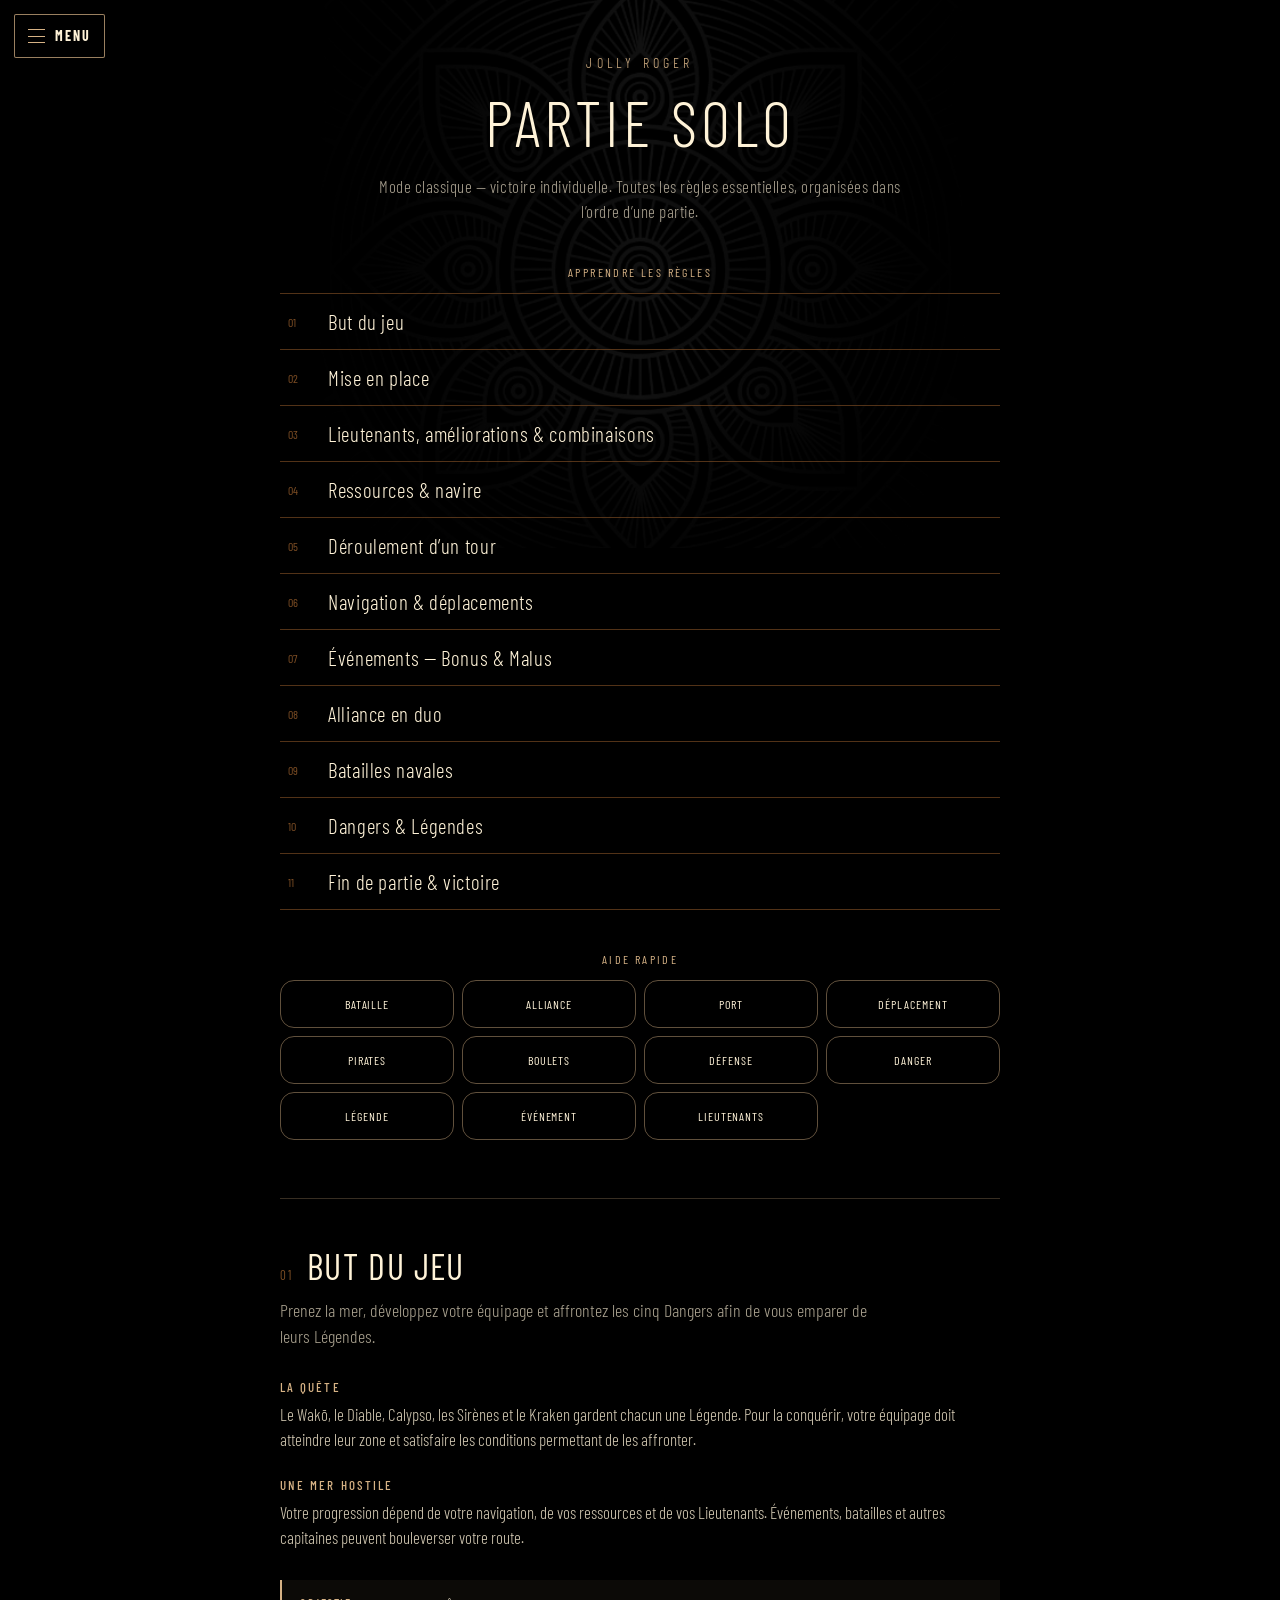
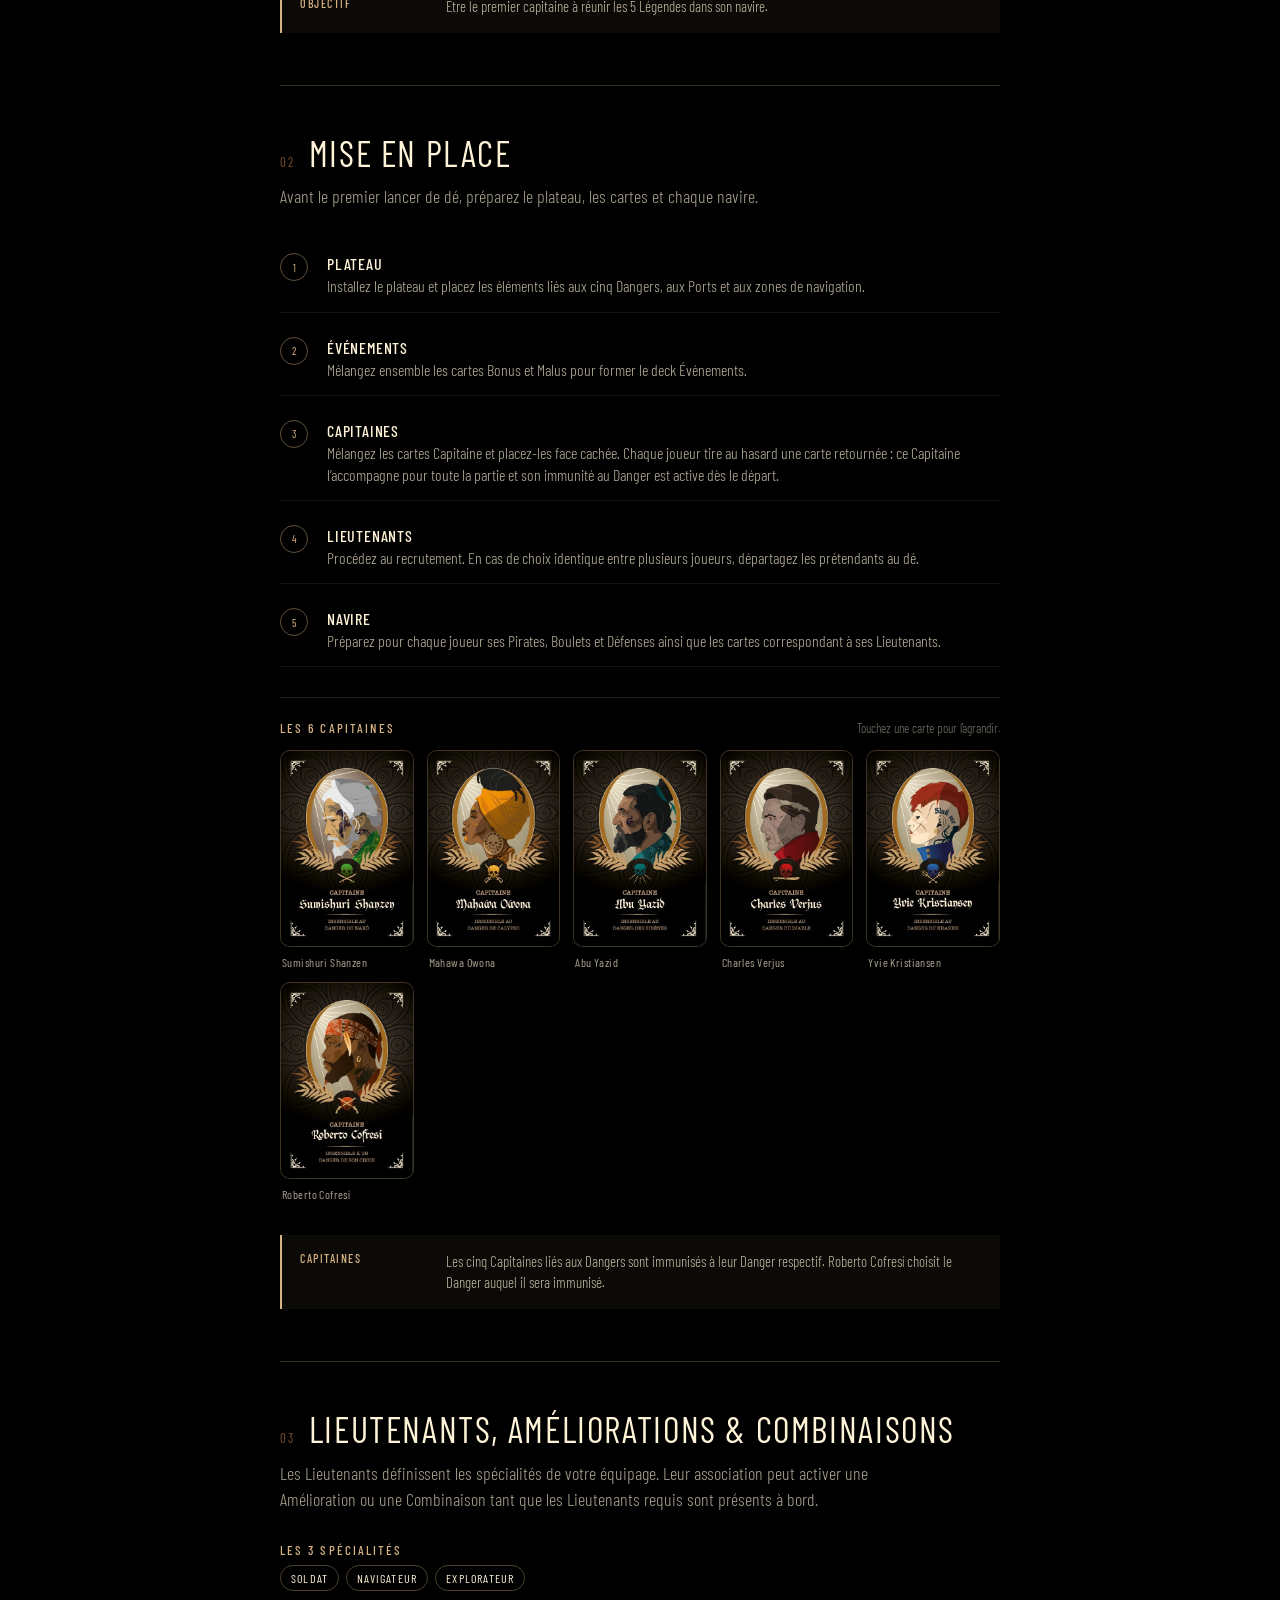
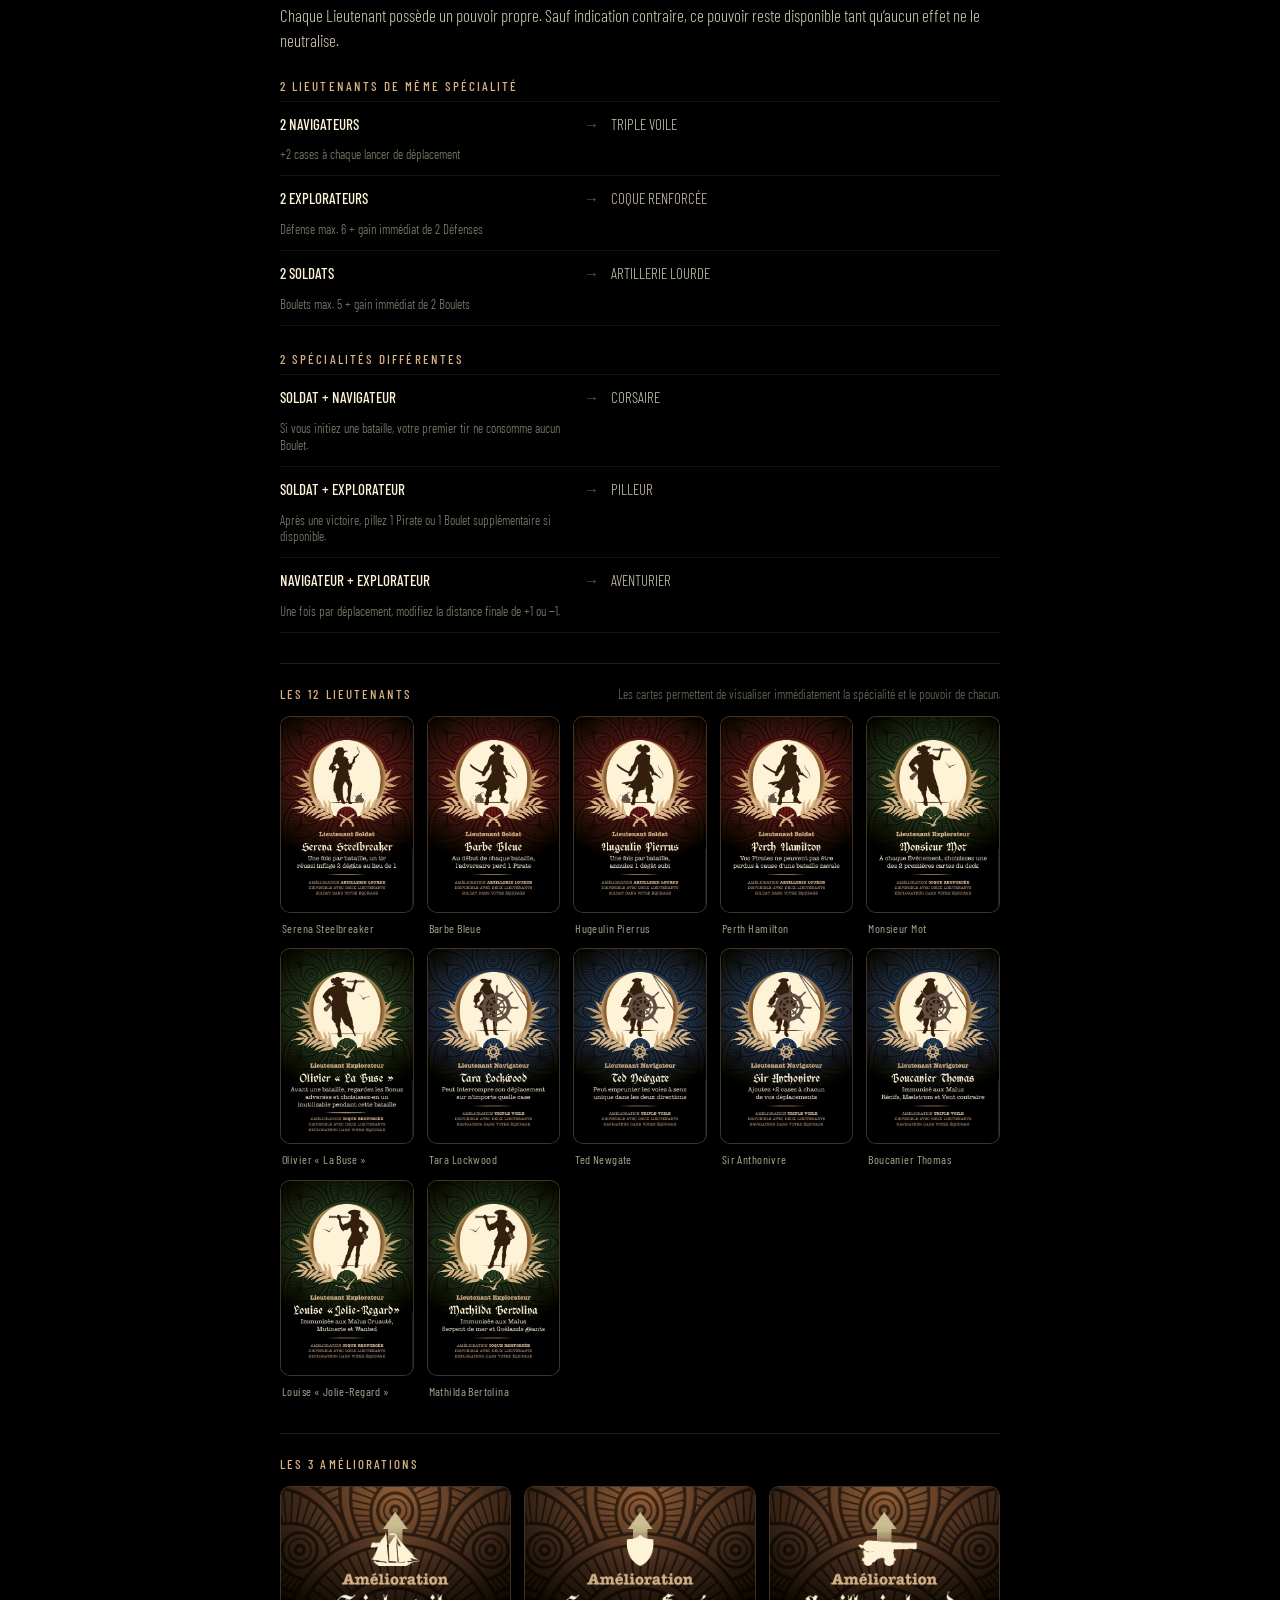
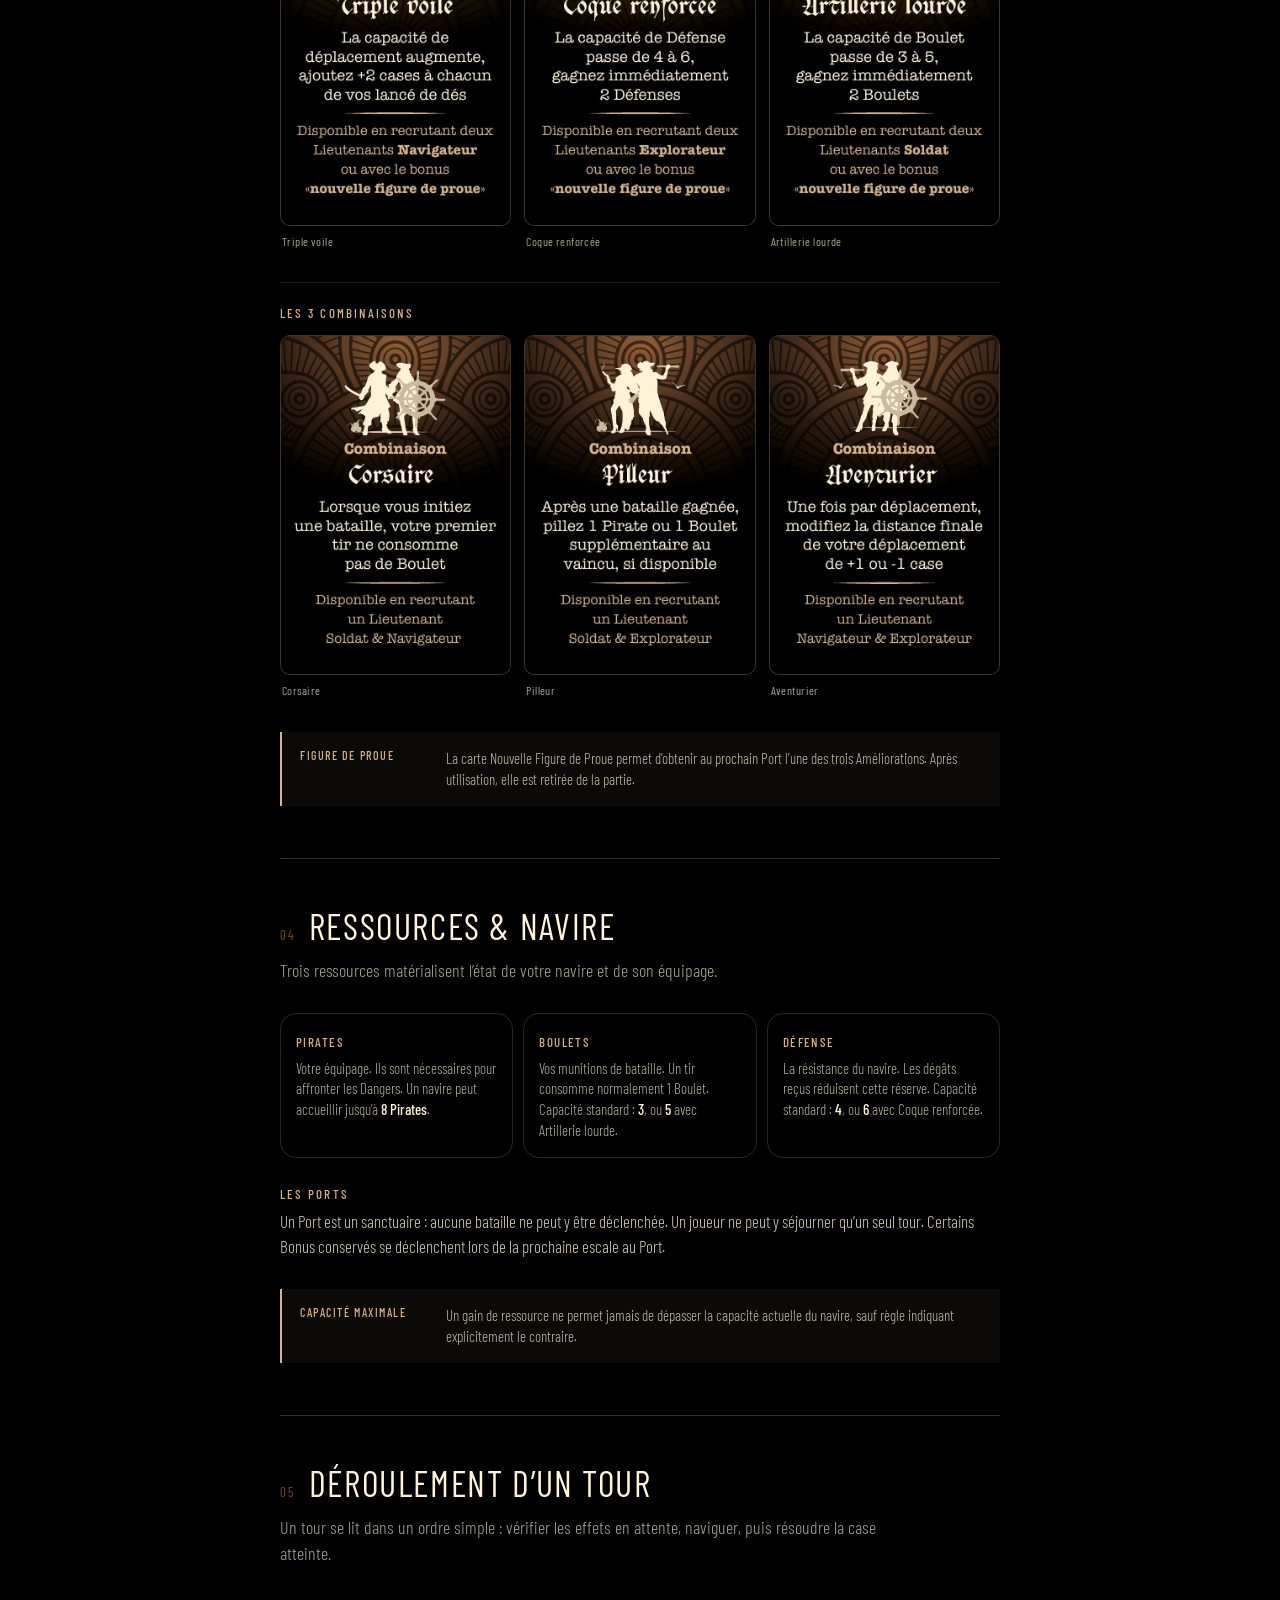
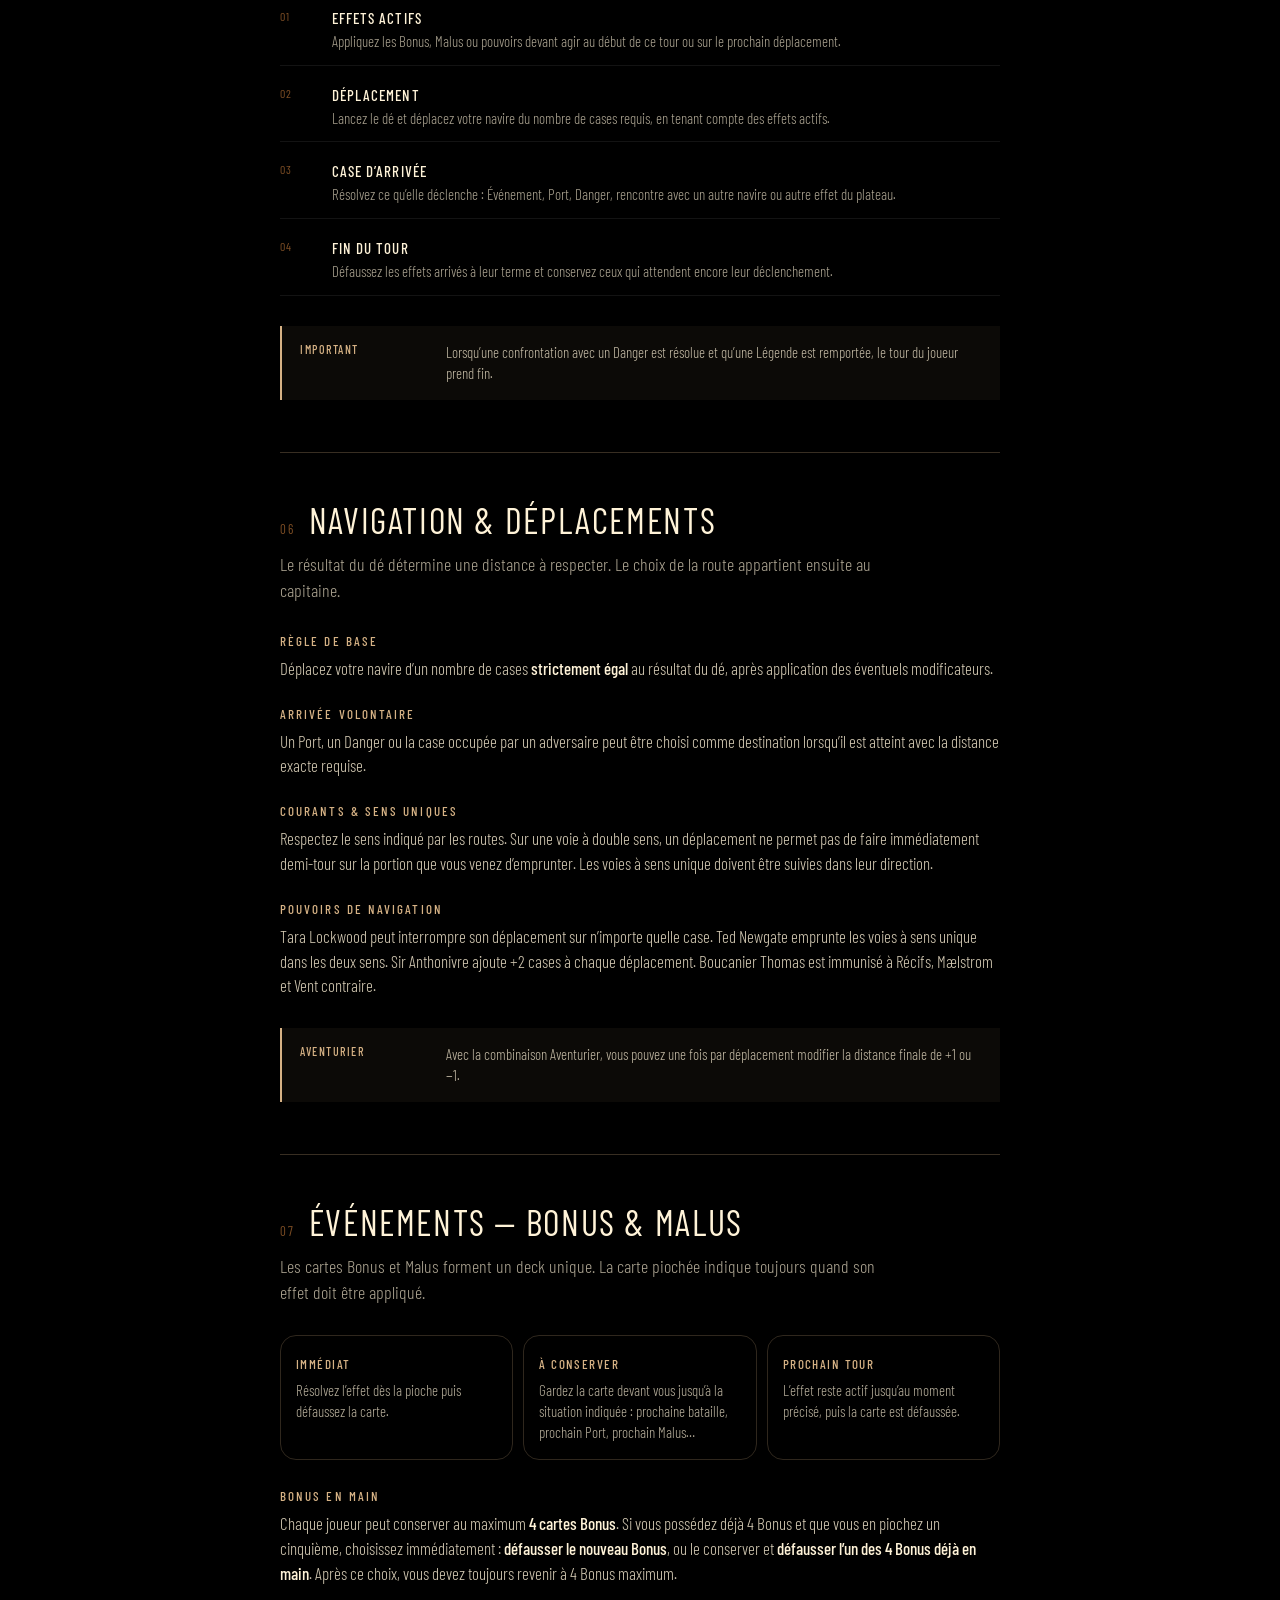
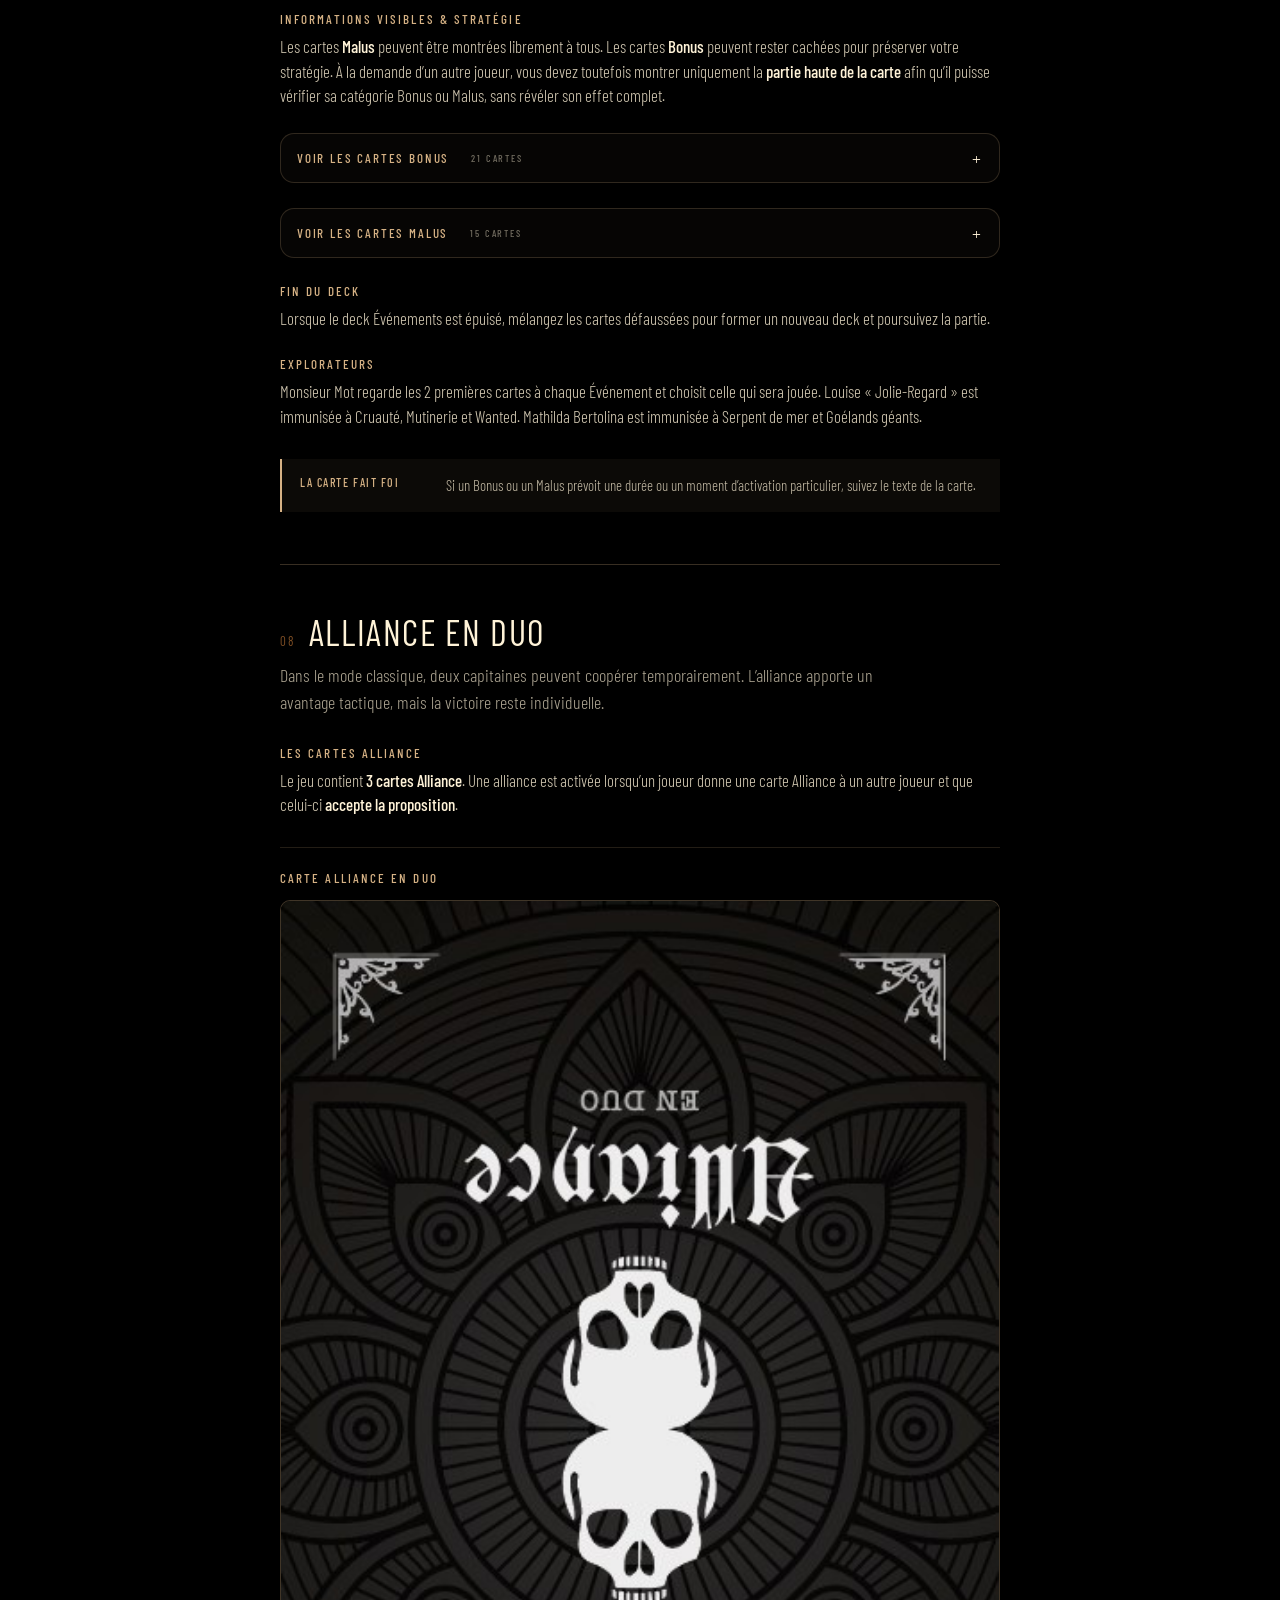
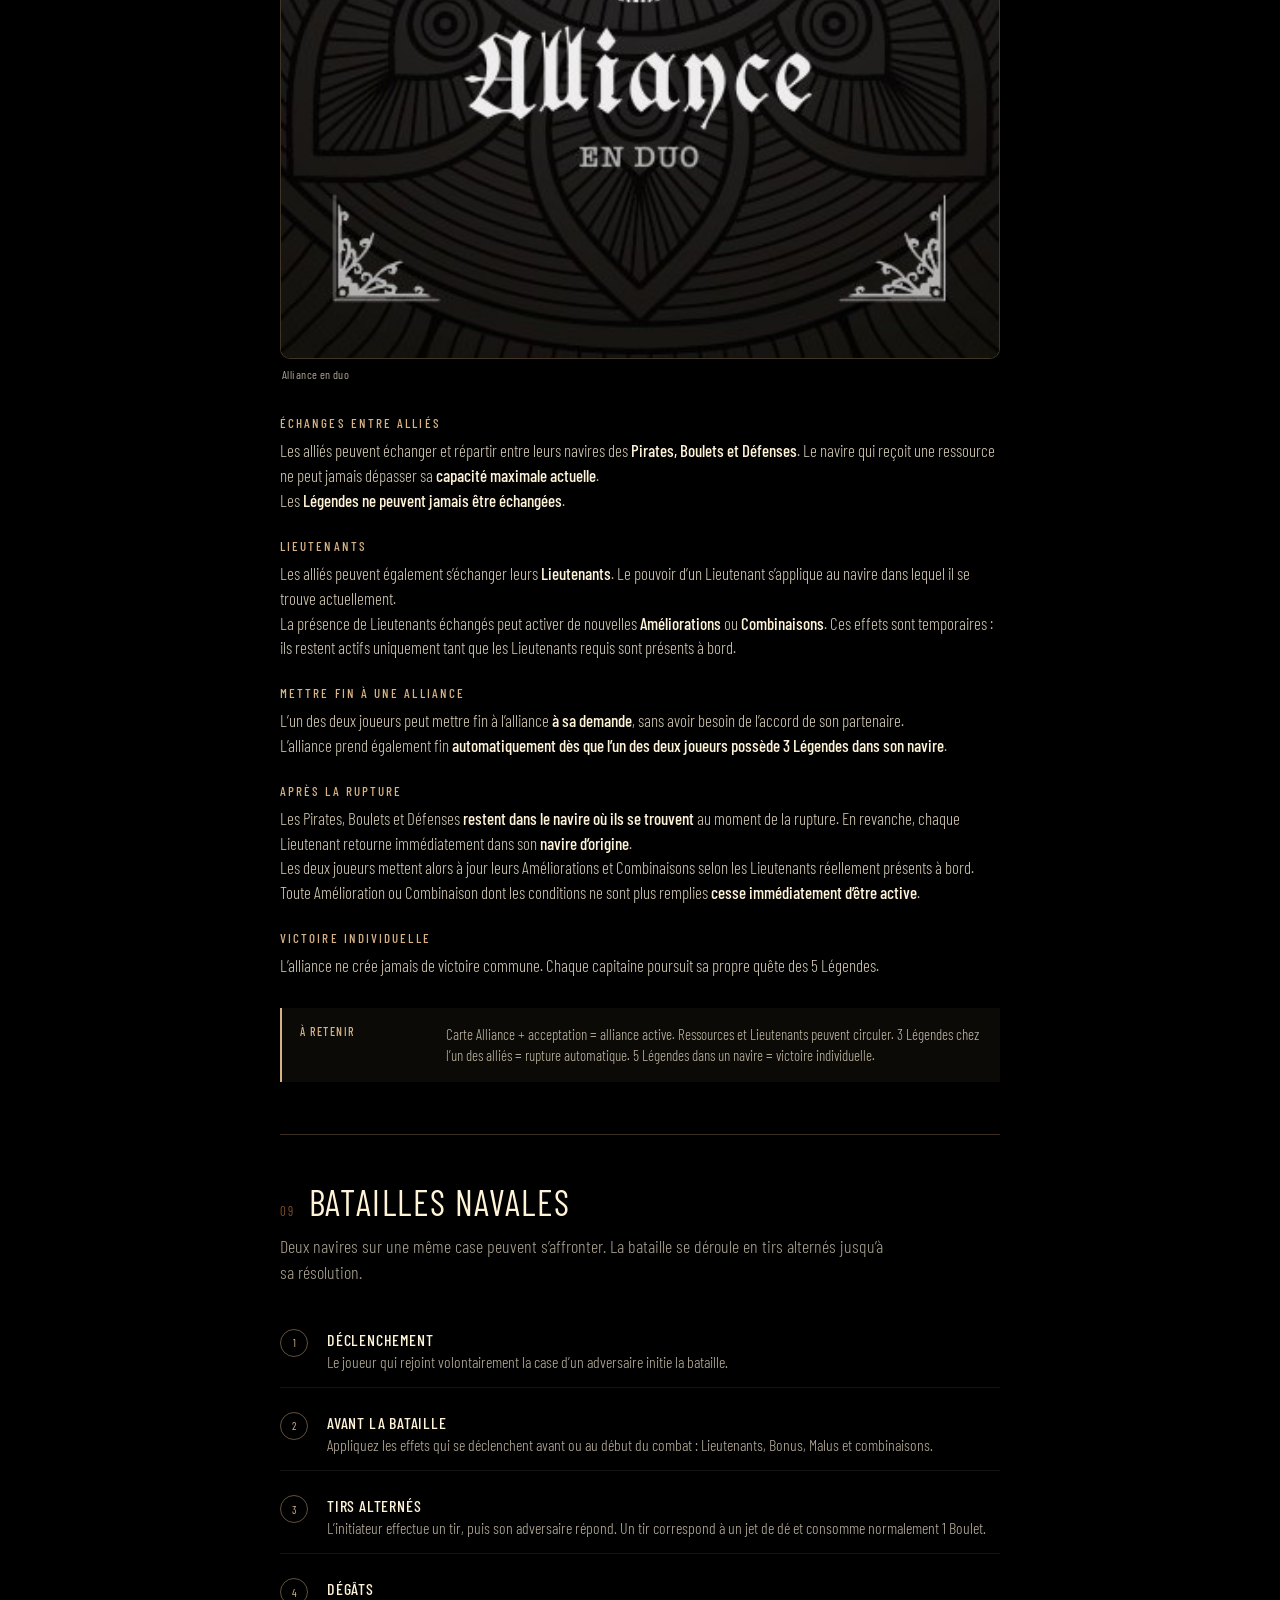
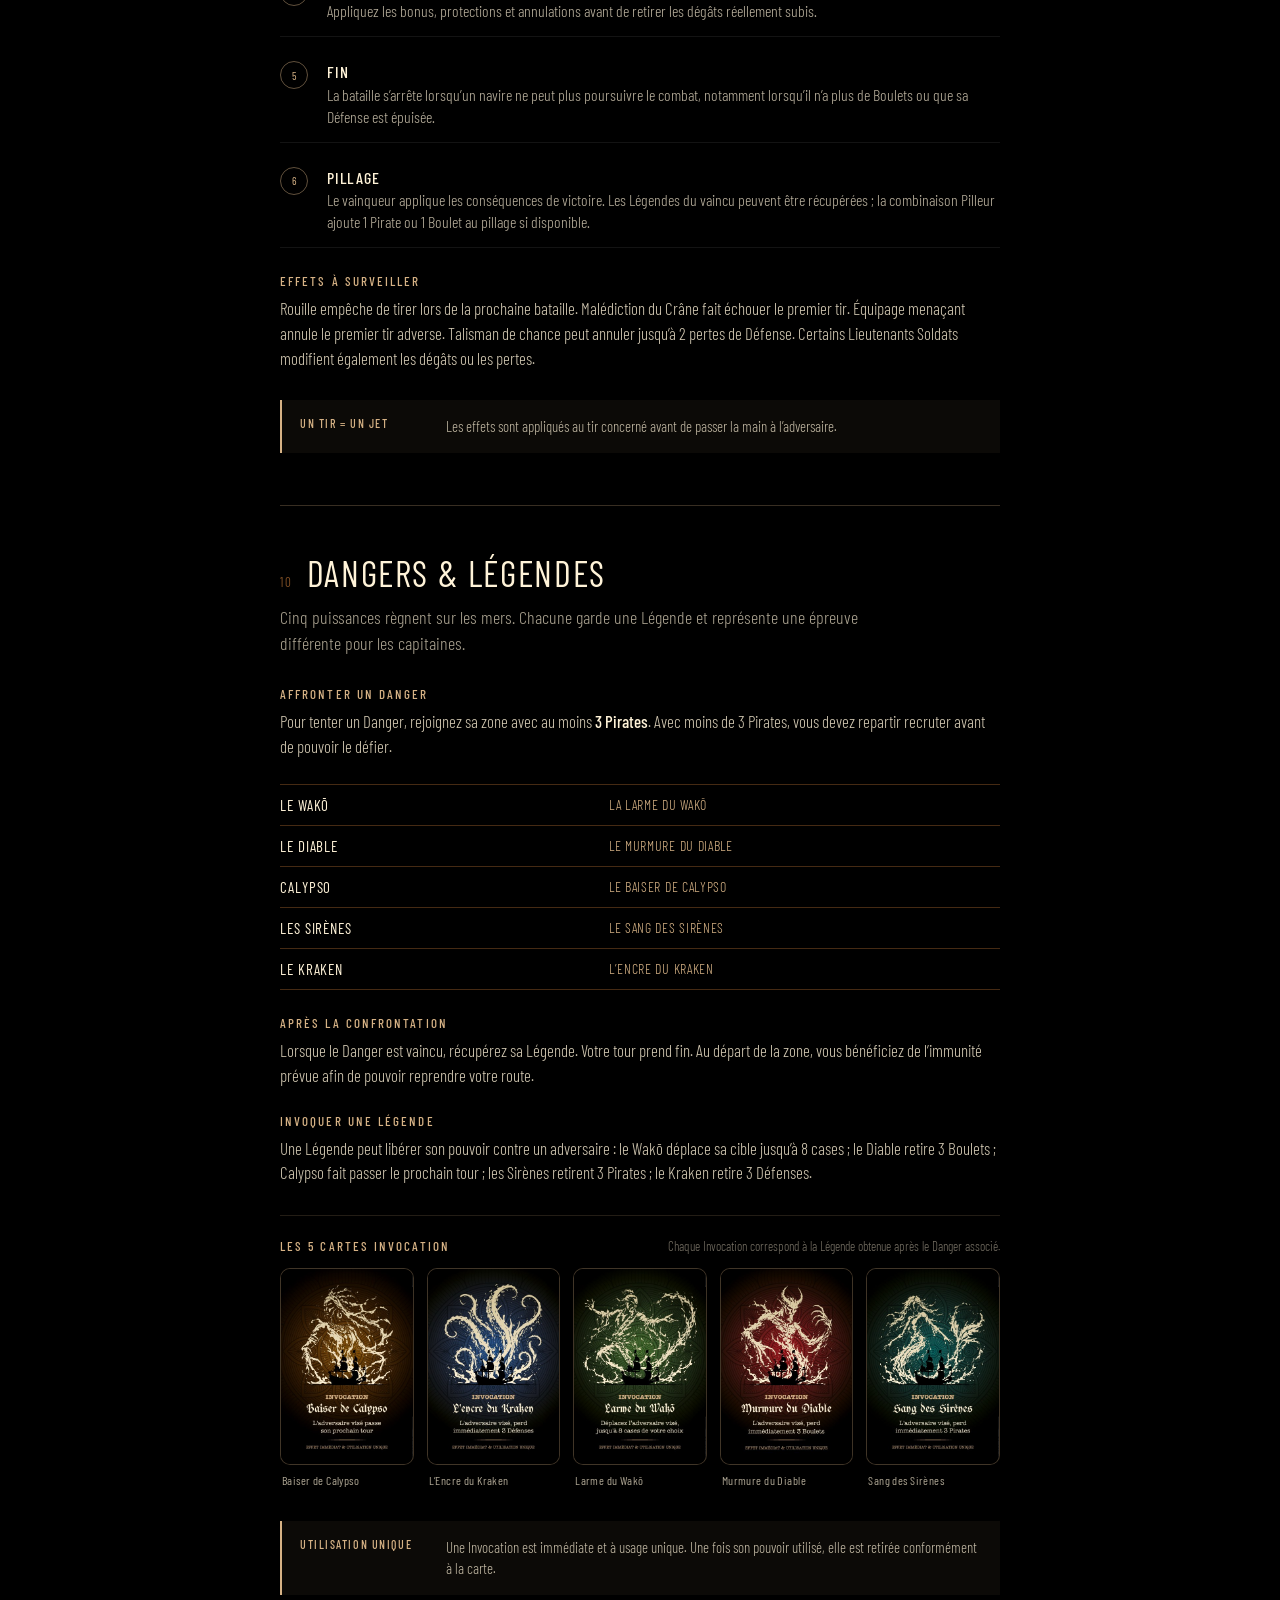
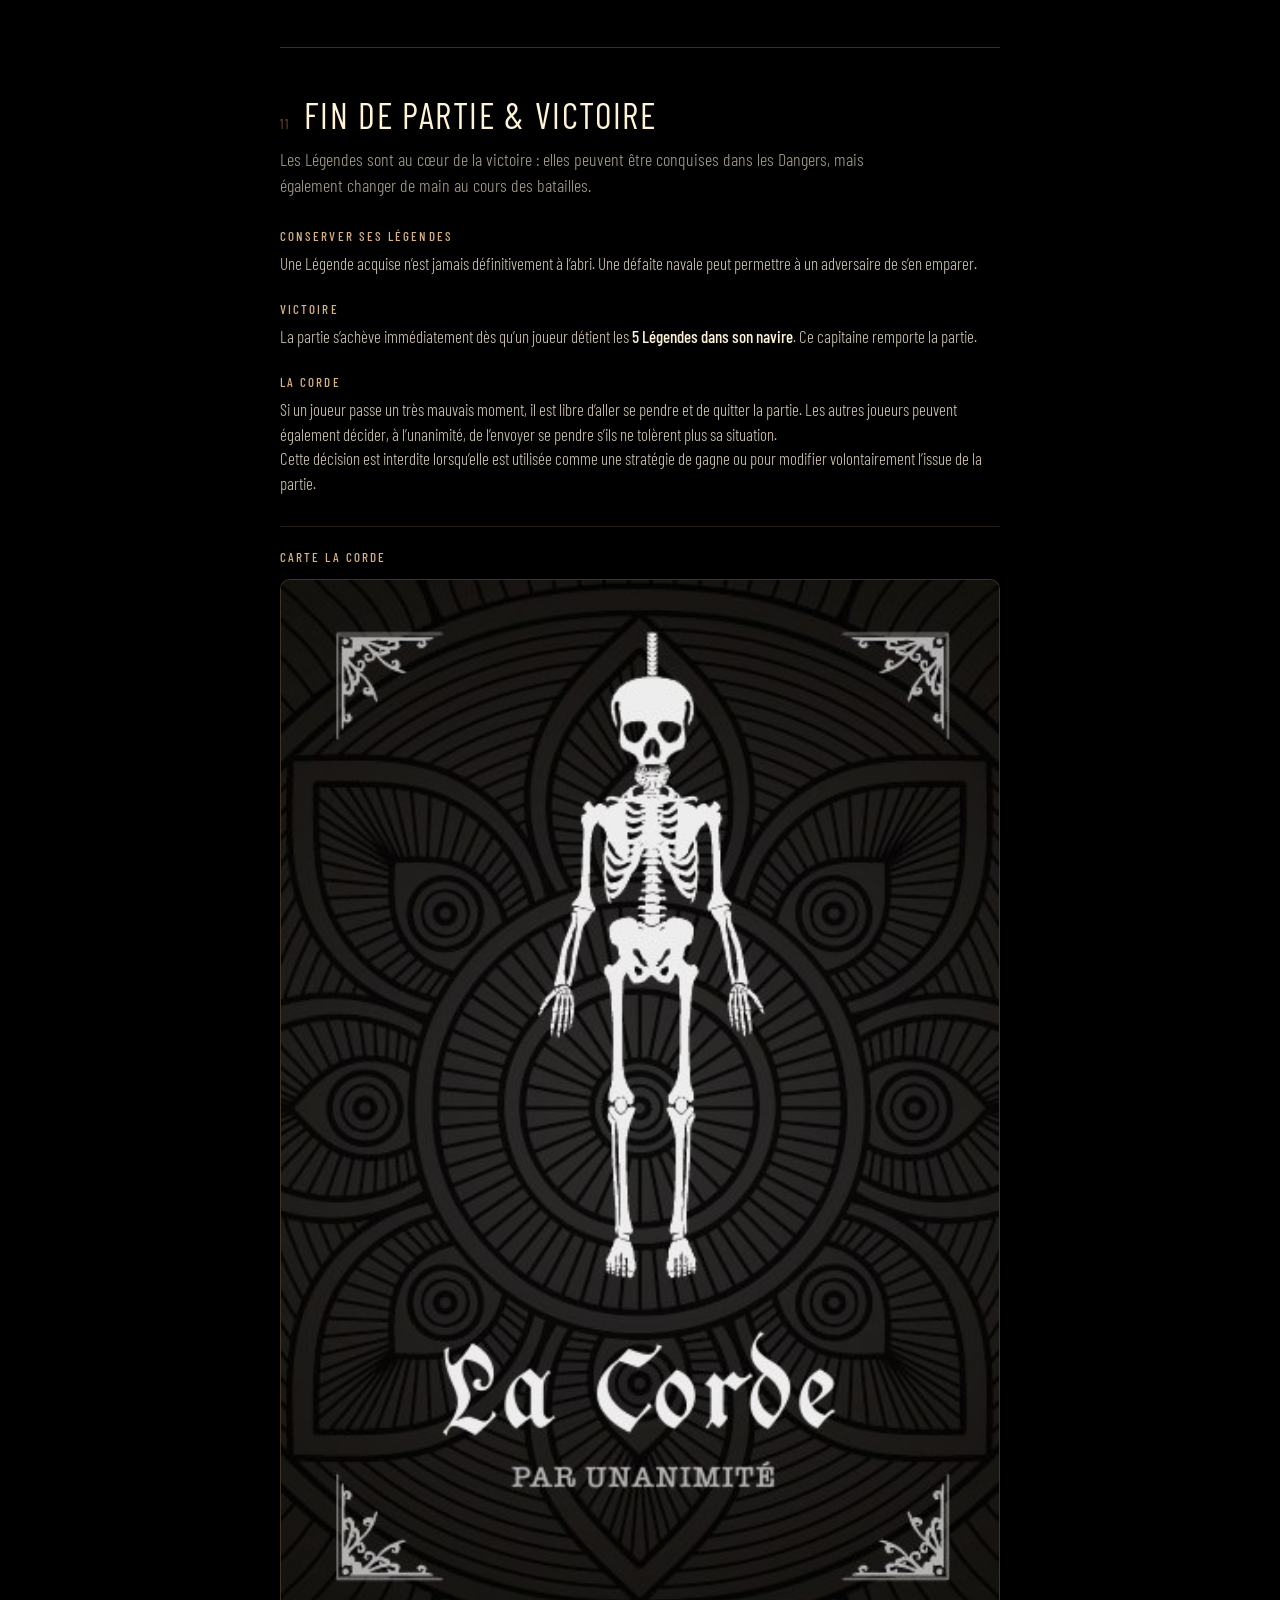
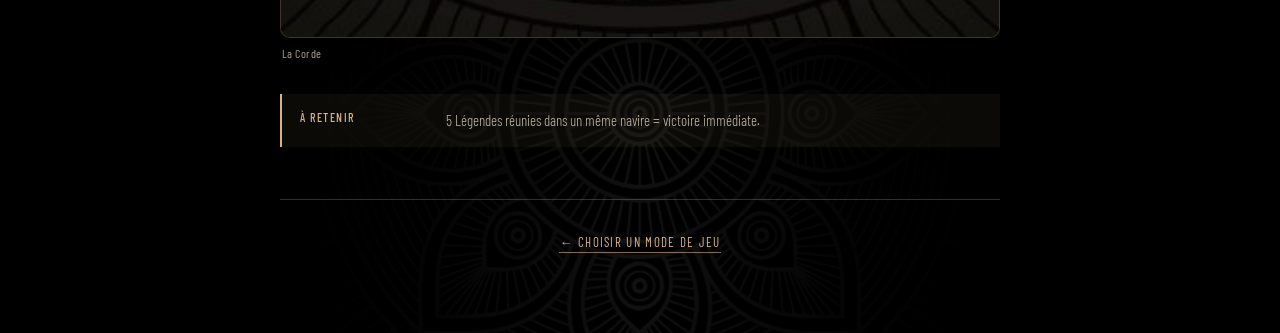
<file: regles/solo/index.html>
<!doctype html>
<html lang="fr">
<head>
<meta charset="utf-8">
<meta name="viewport" content="width=device-width,initial-scale=1,viewport-fit=cover">
<meta name="theme-color" content="#000000">
<title>Partie solo — Règles Jolly Roger</title>
<link rel="icon" type="image/png" sizes="32x32" href="../../assets/favicon/favicon-32.png?v=1">
<link rel="icon" type="image/png" sizes="16x16" href="../../assets/favicon/favicon-16.png?v=1">
<link rel="shortcut icon" href="../../assets/favicon/favicon.ico?v=1">
<link rel="apple-touch-icon" sizes="180x180" href="../../assets/favicon/apple-touch-icon.png?v=1">
<link rel="stylesheet" href="../../assets/style.css?v=8">
</head>
<body>
<main class="rules-page neutral-mandala">
  <div class="home-mandala home-mandala-top" aria-hidden="true"></div>
  <section class="rules-inner page-layer">
    <p class="menu-brand">JOLLY ROGER</p>
    <h1 class="rules-title">PARTIE SOLO</h1>
    <p class="section-lead">Mode classique — victoire individuelle. Toutes les règles essentielles, organisées dans l’ordre d’une partie.</p>

    <div class="rules-mode">
      <p class="mode-label">APPRENDRE LES RÈGLES</p>
      <nav class="rules-list">
        <a href="#but"><span>01</span><strong>But du jeu</strong></a>
        <a href="#mise"><span>02</span><strong>Mise en place</strong></a>
        <a href="#equipage"><span>03</span><strong>Lieutenants, améliorations & combinaisons</strong></a>
        <a href="#ressources"><span>04</span><strong>Ressources & navire</strong></a>
        <a href="#tour"><span>05</span><strong>Déroulement d’un tour</strong></a>
        <a href="#navigation"><span>06</span><strong>Navigation & déplacements</strong></a>
        <a href="#evenements"><span>07</span><strong>Événements — Bonus & Malus</strong></a>
        <a href="#alliance"><span>08</span><strong>Alliance en duo</strong></a>
        <a href="#batailles"><span>09</span><strong>Batailles navales</strong></a>
        <a href="#dangers"><span>10</span><strong>Dangers & Légendes</strong></a>
        <a href="#fin"><span>11</span><strong>Fin de partie & victoire</strong></a>
      </nav>
    </div>

    <div class="quick-help">
      <p class="mode-label">AIDE RAPIDE</p>
      <div class="quick-grid">
        <a href="#batailles">BATAILLE</a><a href="#alliance">ALLIANCE</a><a href="#port">PORT</a><a href="#navigation">DÉPLACEMENT</a><a href="#pirates">PIRATES</a><a href="#boulets">BOULETS</a><a href="#defense">DÉFENSE</a><a href="#dangers">DANGER</a><a href="#legendes">LÉGENDE</a><a href="#evenements">ÉVÉNEMENT</a><a href="#equipage">LIEUTENANTS</a>
      </div>
    </div>

    <section class="rules-content">
      <article class="rule-chapter" id="but">
        <div class="chapter-head"><span>01</span><h2>BUT DU JEU</h2></div>
        <p class="chapter-intro">Prenez la mer, développez votre équipage et affrontez les cinq Dangers afin de vous emparer de leurs Légendes.</p>
        <div class="rule-block"><h3>LA QUÊTE</h3><p>Le Wakō, le Diable, Calypso, les Sirènes et le Kraken gardent chacun une Légende. Pour la conquérir, votre équipage doit atteindre leur zone et satisfaire les conditions permettant de les affronter.</p></div>
        <div class="rule-block"><h3>UNE MER HOSTILE</h3><p>Votre progression dépend de votre navigation, de vos ressources et de vos Lieutenants. Événements, batailles et autres capitaines peuvent bouleverser votre route.</p></div>
        <div class="rule-note"><strong>OBJECTIF</strong><span>Être le premier capitaine à réunir les 5 Légendes dans son navire.</span></div>
      </article>

      <article class="rule-chapter" id="mise">
        <div class="chapter-head"><span>02</span><h2>MISE EN PLACE</h2></div>
        <p class="chapter-intro">Avant le premier lancer de dé, préparez le plateau, les cartes et chaque navire.</p>
        <div class="rule-steps">
          <div><b>1</b><p><strong>PLATEAU</strong><br>Installez le plateau et placez les éléments liés aux cinq Dangers, aux Ports et aux zones de navigation.</p></div>
          <div><b>2</b><p><strong>ÉVÉNEMENTS</strong><br>Mélangez ensemble les cartes Bonus et Malus pour former le deck Événements.</p></div>
          <div><b>3</b><p><strong>CAPITAINES</strong><br>Mélangez les cartes Capitaine et placez-les face cachée. Chaque joueur tire au hasard une carte retournée : ce Capitaine l’accompagne pour toute la partie et son immunité au Danger est active dès le départ.</p></div>
          <div><b>4</b><p><strong>LIEUTENANTS</strong><br>Procédez au recrutement. En cas de choix identique entre plusieurs joueurs, départagez les prétendants au dé.</p></div>
          <div><b>5</b><p><strong>NAVIRE</strong><br>Préparez pour chaque joueur ses Pirates, Boulets et Défenses ainsi que les cartes correspondant à ses Lieutenants.</p></div>
        </div>
<div class="card-showcase"><div class="card-gallery-head"><h3>LES 6 CAPITAINES</h3><p>Touchez une carte pour l’agrandir.</p></div>
      <div class="card-gallery" aria-label="LES 6 CAPITAINES"><button class="card-thumb" type="button" data-card-src="../../assets/cards/capitaine-sumishuri-shanzen.jpg" data-card-title="Sumishuri Shanzen" aria-label="Agrandir la carte Sumishuri Shanzen">
          <img src="../../assets/cards/capitaine-sumishuri-shanzen.jpg" alt="Carte Sumishuri Shanzen" loading="lazy" decoding="async">
          <span>Sumishuri Shanzen</span>
        </button><button class="card-thumb" type="button" data-card-src="../../assets/cards/capitaine-mahawa-owona.jpg" data-card-title="Mahawa Owona" aria-label="Agrandir la carte Mahawa Owona">
          <img src="../../assets/cards/capitaine-mahawa-owona.jpg" alt="Carte Mahawa Owona" loading="lazy" decoding="async">
          <span>Mahawa Owona</span>
        </button><button class="card-thumb" type="button" data-card-src="../../assets/cards/capitaine-abu-yazid.jpg" data-card-title="Abu Yazid" aria-label="Agrandir la carte Abu Yazid">
          <img src="../../assets/cards/capitaine-abu-yazid.jpg" alt="Carte Abu Yazid" loading="lazy" decoding="async">
          <span>Abu Yazid</span>
        </button><button class="card-thumb" type="button" data-card-src="../../assets/cards/capitaine-charles-verjus.jpg" data-card-title="Charles Verjus" aria-label="Agrandir la carte Charles Verjus">
          <img src="../../assets/cards/capitaine-charles-verjus.jpg" alt="Carte Charles Verjus" loading="lazy" decoding="async">
          <span>Charles Verjus</span>
        </button><button class="card-thumb" type="button" data-card-src="../../assets/cards/capitaine-yvie-kristiansen.jpg" data-card-title="Yvie Kristiansen" aria-label="Agrandir la carte Yvie Kristiansen">
          <img src="../../assets/cards/capitaine-yvie-kristiansen.jpg" alt="Carte Yvie Kristiansen" loading="lazy" decoding="async">
          <span>Yvie Kristiansen</span>
        </button><button class="card-thumb" type="button" data-card-src="../../assets/cards/capitaine-roberto-cofresi.jpg" data-card-title="Roberto Cofresí" aria-label="Agrandir la carte Roberto Cofresí">
          <img src="../../assets/cards/capitaine-roberto-cofresi.jpg" alt="Carte Roberto Cofresí" loading="lazy" decoding="async">
          <span>Roberto Cofresí</span>
        </button></div></div>
        <div class="rule-note"><strong>CAPITAINES</strong><span>Les cinq Capitaines liés aux Dangers sont immunisés à leur Danger respectif. Roberto Cofresí choisit le Danger auquel il sera immunisé.</span></div>
      </article>

      <article class="rule-chapter" id="equipage">
        <div class="chapter-head"><span>03</span><h2>LIEUTENANTS, AMÉLIORATIONS & COMBINAISONS</h2></div>
        <p class="chapter-intro">Les Lieutenants définissent les spécialités de votre équipage. Leur association peut activer une Amélioration ou une Combinaison tant que les Lieutenants requis sont présents à bord.</p>
        <div class="rule-block"><h3>LES 3 SPÉCIALITÉS</h3><div class="rule-tags"><span>SOLDAT</span><span>NAVIGATEUR</span><span>EXPLORATEUR</span></div><p>Chaque Lieutenant possède un pouvoir propre. Sauf indication contraire, ce pouvoir reste disponible tant qu’aucun effet ne le neutralise.</p></div>
        <div class="rule-block"><h3>2 LIEUTENANTS DE MÊME SPÉCIALITÉ</h3><div class="rule-equations"><p><strong>2 NAVIGATEURS</strong><span>→</span> TRIPLE VOILE <small>+2 cases à chaque lancer de déplacement</small></p><p><strong>2 EXPLORATEURS</strong><span>→</span> COQUE RENFORCÉE <small>Défense max. 6 + gain immédiat de 2 Défenses</small></p><p><strong>2 SOLDATS</strong><span>→</span> ARTILLERIE LOURDE <small>Boulets max. 5 + gain immédiat de 2 Boulets</small></p></div></div>
        <div class="rule-block"><h3>2 SPÉCIALITÉS DIFFÉRENTES</h3><div class="rule-equations"><p><strong>SOLDAT + NAVIGATEUR</strong><span>→</span> CORSAIRE <small>Si vous initiez une bataille, votre premier tir ne consomme aucun Boulet.</small></p><p><strong>SOLDAT + EXPLORATEUR</strong><span>→</span> PILLEUR <small>Après une victoire, pillez 1 Pirate ou 1 Boulet supplémentaire si disponible.</small></p><p><strong>NAVIGATEUR + EXPLORATEUR</strong><span>→</span> AVENTURIER <small>Une fois par déplacement, modifiez la distance finale de +1 ou −1.</small></p></div></div>
<div class="card-showcase"><div class="card-gallery-head"><h3>LES 12 LIEUTENANTS</h3><p>Les cartes permettent de visualiser immédiatement la spécialité et le pouvoir de chacun.</p></div>
      <div class="card-gallery" aria-label="LES 12 LIEUTENANTS"><button class="card-thumb" type="button" data-card-src="../../assets/cards/lieutenant-serena-steelbreaker.jpg" data-card-title="Serena Steelbreaker" aria-label="Agrandir la carte Serena Steelbreaker">
          <img src="../../assets/cards/lieutenant-serena-steelbreaker.jpg" alt="Carte Serena Steelbreaker" loading="lazy" decoding="async">
          <span>Serena Steelbreaker</span>
        </button><button class="card-thumb" type="button" data-card-src="../../assets/cards/lieutenant-barbe-bleue.jpg" data-card-title="Barbe Bleue" aria-label="Agrandir la carte Barbe Bleue">
          <img src="../../assets/cards/lieutenant-barbe-bleue.jpg" alt="Carte Barbe Bleue" loading="lazy" decoding="async">
          <span>Barbe Bleue</span>
        </button><button class="card-thumb" type="button" data-card-src="../../assets/cards/lieutenant-hugeulin-pierrus.jpg" data-card-title="Hugeulin Pierrus" aria-label="Agrandir la carte Hugeulin Pierrus">
          <img src="../../assets/cards/lieutenant-hugeulin-pierrus.jpg" alt="Carte Hugeulin Pierrus" loading="lazy" decoding="async">
          <span>Hugeulin Pierrus</span>
        </button><button class="card-thumb" type="button" data-card-src="../../assets/cards/lieutenant-perth-hamilton.jpg" data-card-title="Perth Hamilton" aria-label="Agrandir la carte Perth Hamilton">
          <img src="../../assets/cards/lieutenant-perth-hamilton.jpg" alt="Carte Perth Hamilton" loading="lazy" decoding="async">
          <span>Perth Hamilton</span>
        </button><button class="card-thumb" type="button" data-card-src="../../assets/cards/lieutenant-monsieur-mot.jpg" data-card-title="Monsieur Mot" aria-label="Agrandir la carte Monsieur Mot">
          <img src="../../assets/cards/lieutenant-monsieur-mot.jpg" alt="Carte Monsieur Mot" loading="lazy" decoding="async">
          <span>Monsieur Mot</span>
        </button><button class="card-thumb" type="button" data-card-src="../../assets/cards/lieutenant-olivier-la-buse.jpg" data-card-title="Olivier « La Buse »" aria-label="Agrandir la carte Olivier « La Buse »">
          <img src="../../assets/cards/lieutenant-olivier-la-buse.jpg" alt="Carte Olivier « La Buse »" loading="lazy" decoding="async">
          <span>Olivier « La Buse »</span>
        </button><button class="card-thumb" type="button" data-card-src="../../assets/cards/lieutenant-tara-lockwood.jpg" data-card-title="Tara Lockwood" aria-label="Agrandir la carte Tara Lockwood">
          <img src="../../assets/cards/lieutenant-tara-lockwood.jpg" alt="Carte Tara Lockwood" loading="lazy" decoding="async">
          <span>Tara Lockwood</span>
        </button><button class="card-thumb" type="button" data-card-src="../../assets/cards/lieutenant-ted-newgate.jpg" data-card-title="Ted Newgate" aria-label="Agrandir la carte Ted Newgate">
          <img src="../../assets/cards/lieutenant-ted-newgate.jpg" alt="Carte Ted Newgate" loading="lazy" decoding="async">
          <span>Ted Newgate</span>
        </button><button class="card-thumb" type="button" data-card-src="../../assets/cards/lieutenant-sir-anthonivre.jpg" data-card-title="Sir Anthonivre" aria-label="Agrandir la carte Sir Anthonivre">
          <img src="../../assets/cards/lieutenant-sir-anthonivre.jpg" alt="Carte Sir Anthonivre" loading="lazy" decoding="async">
          <span>Sir Anthonivre</span>
        </button><button class="card-thumb" type="button" data-card-src="../../assets/cards/lieutenant-boucanier-thomas.jpg" data-card-title="Boucanier Thomas" aria-label="Agrandir la carte Boucanier Thomas">
          <img src="../../assets/cards/lieutenant-boucanier-thomas.jpg" alt="Carte Boucanier Thomas" loading="lazy" decoding="async">
          <span>Boucanier Thomas</span>
        </button><button class="card-thumb" type="button" data-card-src="../../assets/cards/lieutenant-louise-jolie-regard.jpg" data-card-title="Louise « Jolie-Regard »" aria-label="Agrandir la carte Louise « Jolie-Regard »">
          <img src="../../assets/cards/lieutenant-louise-jolie-regard.jpg" alt="Carte Louise « Jolie-Regard »" loading="lazy" decoding="async">
          <span>Louise « Jolie-Regard »</span>
        </button><button class="card-thumb" type="button" data-card-src="../../assets/cards/lieutenant-mathilda-bertolina.jpg" data-card-title="Mathilda Bertolina" aria-label="Agrandir la carte Mathilda Bertolina">
          <img src="../../assets/cards/lieutenant-mathilda-bertolina.jpg" alt="Carte Mathilda Bertolina" loading="lazy" decoding="async">
          <span>Mathilda Bertolina</span>
        </button></div></div>
<div class="card-showcase"><div class="card-gallery-head"><h3>LES 3 AMÉLIORATIONS</h3></div>
      <div class="card-gallery" aria-label="LES 3 AMÉLIORATIONS"><button class="card-thumb" type="button" data-card-src="../../assets/cards/amelioration-triple-voile.jpg" data-card-title="Triple voile" aria-label="Agrandir la carte Triple voile">
          <img src="../../assets/cards/amelioration-triple-voile.jpg" alt="Carte Triple voile" loading="lazy" decoding="async">
          <span>Triple voile</span>
        </button><button class="card-thumb" type="button" data-card-src="../../assets/cards/amelioration-coque-renforcee.jpg" data-card-title="Coque renforcée" aria-label="Agrandir la carte Coque renforcée">
          <img src="../../assets/cards/amelioration-coque-renforcee.jpg" alt="Carte Coque renforcée" loading="lazy" decoding="async">
          <span>Coque renforcée</span>
        </button><button class="card-thumb" type="button" data-card-src="../../assets/cards/amelioration-artillerie-lourde.jpg" data-card-title="Artillerie lourde" aria-label="Agrandir la carte Artillerie lourde">
          <img src="../../assets/cards/amelioration-artillerie-lourde.jpg" alt="Carte Artillerie lourde" loading="lazy" decoding="async">
          <span>Artillerie lourde</span>
        </button></div></div>
<div class="card-showcase"><div class="card-gallery-head"><h3>LES 3 COMBINAISONS</h3></div>
      <div class="card-gallery" aria-label="LES 3 COMBINAISONS"><button class="card-thumb" type="button" data-card-src="../../assets/cards/combinaison-corsaire.jpg" data-card-title="Corsaire" aria-label="Agrandir la carte Corsaire">
          <img src="../../assets/cards/combinaison-corsaire.jpg" alt="Carte Corsaire" loading="lazy" decoding="async">
          <span>Corsaire</span>
        </button><button class="card-thumb" type="button" data-card-src="../../assets/cards/combinaison-pilleur.jpg" data-card-title="Pilleur" aria-label="Agrandir la carte Pilleur">
          <img src="../../assets/cards/combinaison-pilleur.jpg" alt="Carte Pilleur" loading="lazy" decoding="async">
          <span>Pilleur</span>
        </button><button class="card-thumb" type="button" data-card-src="../../assets/cards/combinaison-aventurier.jpg" data-card-title="Aventurier" aria-label="Agrandir la carte Aventurier">
          <img src="../../assets/cards/combinaison-aventurier.jpg" alt="Carte Aventurier" loading="lazy" decoding="async">
          <span>Aventurier</span>
        </button></div></div>
        <div class="rule-note"><strong>FIGURE DE PROUE</strong><span>La carte Nouvelle Figure de Proue permet d’obtenir au prochain Port l’une des trois Améliorations. Après utilisation, elle est retirée de la partie.</span></div>
      </article>

      <article class="rule-chapter" id="ressources">
        <div class="chapter-head"><span>04</span><h2>RESSOURCES & NAVIRE</h2></div>
        <p class="chapter-intro">Trois ressources matérialisent l’état de votre navire et de son équipage.</p>
        <div class="resource-grid">
          <div id="pirates"><strong>PIRATES</strong><p>Votre équipage. Ils sont nécessaires pour affronter les Dangers. Un navire peut accueillir jusqu’à <b>8 Pirates</b>.</p></div>
          <div id="boulets"><strong>BOULETS</strong><p>Vos munitions de bataille. Un tir consomme normalement 1 Boulet. Capacité standard : <b>3</b>, ou <b>5</b> avec Artillerie lourde.</p></div>
          <div id="defense"><strong>DÉFENSE</strong><p>La résistance du navire. Les dégâts reçus réduisent cette réserve. Capacité standard : <b>4</b>, ou <b>6</b> avec Coque renforcée.</p></div>
        </div>
        <div class="rule-block" id="port"><h3>LES PORTS</h3><p>Un Port est un sanctuaire : aucune bataille ne peut y être déclenchée. Un joueur ne peut y séjourner qu’un seul tour. Certains Bonus conservés se déclenchent lors de la prochaine escale au Port.</p></div>
        <div class="rule-note"><strong>CAPACITÉ MAXIMALE</strong><span>Un gain de ressource ne permet jamais de dépasser la capacité actuelle du navire, sauf règle indiquant explicitement le contraire.</span></div>
      </article>

      <article class="rule-chapter" id="tour">
        <div class="chapter-head"><span>05</span><h2>DÉROULEMENT D’UN TOUR</h2></div>
        <p class="chapter-intro">Un tour se lit dans un ordre simple : vérifier les effets en attente, naviguer, puis résoudre la case atteinte.</p>
        <div class="turn-flow"><div><span>01</span><strong>EFFETS ACTIFS</strong><p>Appliquez les Bonus, Malus ou pouvoirs devant agir au début de ce tour ou sur le prochain déplacement.</p></div><i>↓</i><div><span>02</span><strong>DÉPLACEMENT</strong><p>Lancez le dé et déplacez votre navire du nombre de cases requis, en tenant compte des effets actifs.</p></div><i>↓</i><div><span>03</span><strong>CASE D’ARRIVÉE</strong><p>Résolvez ce qu’elle déclenche : Événement, Port, Danger, rencontre avec un autre navire ou autre effet du plateau.</p></div><i>↓</i><div><span>04</span><strong>FIN DU TOUR</strong><p>Défaussez les effets arrivés à leur terme et conservez ceux qui attendent encore leur déclenchement.</p></div></div>
        <div class="rule-note"><strong>IMPORTANT</strong><span>Lorsqu’une confrontation avec un Danger est résolue et qu’une Légende est remportée, le tour du joueur prend fin.</span></div>
      </article>

      <article class="rule-chapter" id="navigation">
        <div class="chapter-head"><span>06</span><h2>NAVIGATION & DÉPLACEMENTS</h2></div>
        <p class="chapter-intro">Le résultat du dé détermine une distance à respecter. Le choix de la route appartient ensuite au capitaine.</p>
        <div class="rule-block"><h3>RÈGLE DE BASE</h3><p>Déplacez votre navire d’un nombre de cases <strong>strictement égal</strong> au résultat du dé, après application des éventuels modificateurs.</p></div>
        <div class="rule-block"><h3>ARRIVÉE VOLONTAIRE</h3><p>Un Port, un Danger ou la case occupée par un adversaire peut être choisi comme destination lorsqu’il est atteint avec la distance exacte requise.</p></div>
        <div class="rule-block"><h3>COURANTS & SENS UNIQUES</h3><p>Respectez le sens indiqué par les routes. Sur une voie à double sens, un déplacement ne permet pas de faire immédiatement demi-tour sur la portion que vous venez d’emprunter. Les voies à sens unique doivent être suivies dans leur direction.</p></div>
        <div class="rule-block"><h3>POUVOIRS DE NAVIGATION</h3><p>Tara Lockwood peut interrompre son déplacement sur n’importe quelle case. Ted Newgate emprunte les voies à sens unique dans les deux sens. Sir Anthonivre ajoute +2 cases à chaque déplacement. Boucanier Thomas est immunisé à Récifs, Mælstrom et Vent contraire.</p></div>
        <div class="rule-note"><strong>AVENTURIER</strong><span>Avec la combinaison Aventurier, vous pouvez une fois par déplacement modifier la distance finale de +1 ou −1.</span></div>
      </article>

      <article class="rule-chapter" id="evenements">
        <div class="chapter-head"><span>07</span><h2>ÉVÉNEMENTS — BONUS & MALUS</h2></div>
        <p class="chapter-intro">Les cartes Bonus et Malus forment un deck unique. La carte piochée indique toujours quand son effet doit être appliqué.</p>
        <div class="event-grid"><div><strong>IMMÉDIAT</strong><p>Résolvez l’effet dès la pioche puis défaussez la carte.</p></div><div><strong>À CONSERVER</strong><p>Gardez la carte devant vous jusqu’à la situation indiquée : prochaine bataille, prochain Port, prochain Malus…</p></div><div><strong>PROCHAIN TOUR</strong><p>L’effet reste actif jusqu’au moment précisé, puis la carte est défaussée.</p></div></div>
        <div class="rule-block"><h3>BONUS EN MAIN</h3><p>Chaque joueur peut conserver au maximum <strong>4 cartes Bonus</strong>. Si vous possédez déjà 4 Bonus et que vous en piochez un cinquième, choisissez immédiatement : <strong>défausser le nouveau Bonus</strong>, ou le conserver et <strong>défausser l’un des 4 Bonus déjà en main</strong>. Après ce choix, vous devez toujours revenir à 4 Bonus maximum.</p></div>
        <div class="rule-block"><h3>INFORMATIONS VISIBLES & STRATÉGIE</h3><p>Les cartes <strong>Malus</strong> peuvent être montrées librement à tous. Les cartes <strong>Bonus</strong> peuvent rester cachées pour préserver votre stratégie. À la demande d’un autre joueur, vous devez toutefois montrer uniquement la <strong>partie haute de la carte</strong> afin qu’il puisse vérifier sa catégorie Bonus ou Malus, sans révéler son effet complet.</p></div>
<details class="card-library"><summary>VOIR LES CARTES BONUS <span>21 CARTES</span></summary><div class="card-library-body"><div class="card-gallery-head"><h3>VOIR LES CARTES BONUS</h3><p>Collection complète des Bonus du jeu.</p></div>
      <div class="card-gallery" aria-label="VOIR LES CARTES BONUS"><button class="card-thumb" type="button" data-card-src="../../assets/cards/bonus-vieux-radeau.jpg" data-card-title="Vieux radeau" aria-label="Agrandir la carte Vieux radeau">
          <img src="../../assets/cards/bonus-vieux-radeau.jpg" alt="Carte Vieux radeau" loading="lazy" decoding="async">
          <span>Vieux radeau</span>
        </button><button class="card-thumb" type="button" data-card-src="../../assets/cards/bonus-vent-favorable.jpg" data-card-title="Vent favorable" aria-label="Agrandir la carte Vent favorable">
          <img src="../../assets/cards/bonus-vent-favorable.jpg" alt="Carte Vent favorable" loading="lazy" decoding="async">
          <span>Vent favorable</span>
        </button><button class="card-thumb" type="button" data-card-src="../../assets/cards/bonus-naufrage.jpg" data-card-title="Naufragé" aria-label="Agrandir la carte Naufragé">
          <img src="../../assets/cards/bonus-naufrage.jpg" alt="Carte Naufragé" loading="lazy" decoding="async">
          <span>Naufragé</span>
        </button><button class="card-thumb" type="button" data-card-src="../../assets/cards/bonus-epave-bateau-pirate.jpg" data-card-title="Épave de bateau pirate" aria-label="Agrandir la carte Épave de bateau pirate">
          <img src="../../assets/cards/bonus-epave-bateau-pirate.jpg" alt="Carte Épave de bateau pirate" loading="lazy" decoding="async">
          <span>Épave de bateau pirate</span>
        </button><button class="card-thumb" type="button" data-card-src="../../assets/cards/bonus-epave-marine.jpg" data-card-title="Épave de la Marine" aria-label="Agrandir la carte Épave de la Marine">
          <img src="../../assets/cards/bonus-epave-marine.jpg" alt="Carte Épave de la Marine" loading="lazy" decoding="async">
          <span>Épave de la Marine</span>
        </button><button class="card-thumb" type="button" data-card-src="../../assets/cards/bonus-service-rendu.jpg" data-card-title="Service rendu" aria-label="Agrandir la carte Service rendu">
          <img src="../../assets/cards/bonus-service-rendu.jpg" alt="Carte Service rendu" loading="lazy" decoding="async">
          <span>Service rendu</span>
        </button><button class="card-thumb" type="button" data-card-src="../../assets/cards/bonus-petit-butin.jpg" data-card-title="Petit Butin" aria-label="Agrandir la carte Petit Butin">
          <img src="../../assets/cards/bonus-petit-butin.jpg" alt="Carte Petit Butin" loading="lazy" decoding="async">
          <span>Petit Butin</span>
        </button><button class="card-thumb" type="button" data-card-src="../../assets/cards/bonus-gros-butin.jpg" data-card-title="Gros Butin" aria-label="Agrandir la carte Gros Butin">
          <img src="../../assets/cards/bonus-gros-butin.jpg" alt="Carte Gros Butin" loading="lazy" decoding="async">
          <span>Gros Butin</span>
        </button><button class="card-thumb" type="button" data-card-src="../../assets/cards/bonus-huile-baleine.jpg" data-card-title="Huile de Baleine" aria-label="Agrandir la carte Huile de Baleine">
          <img src="../../assets/cards/bonus-huile-baleine.jpg" alt="Carte Huile de Baleine" loading="lazy" decoding="async">
          <span>Huile de Baleine</span>
        </button><button class="card-thumb" type="button" data-card-src="../../assets/cards/bonus-remede-pirate.jpg" data-card-title="Remède de Pirate" aria-label="Agrandir la carte Remède de Pirate">
          <img src="../../assets/cards/bonus-remede-pirate.jpg" alt="Carte Remède de Pirate" loading="lazy" decoding="async">
          <span>Remède de Pirate</span>
        </button><button class="card-thumb" type="button" data-card-src="../../assets/cards/bonus-bonne-reputation.jpg" data-card-title="Bonne réputation" aria-label="Agrandir la carte Bonne réputation">
          <img src="../../assets/cards/bonus-bonne-reputation.jpg" alt="Carte Bonne réputation" loading="lazy" decoding="async">
          <span>Bonne réputation</span>
        </button><button class="card-thumb" type="button" data-card-src="../../assets/cards/bonus-chants-pirate.jpg" data-card-title="Chants de Pirate" aria-label="Agrandir la carte Chants de Pirate">
          <img src="../../assets/cards/bonus-chants-pirate.jpg" alt="Carte Chants de Pirate" loading="lazy" decoding="async">
          <span>Chants de Pirate</span>
        </button><button class="card-thumb" type="button" data-card-src="../../assets/cards/bonus-phare-eclaire.jpg" data-card-title="Phare éclairé" aria-label="Agrandir la carte Phare éclairé">
          <img src="../../assets/cards/bonus-phare-eclaire.jpg" alt="Carte Phare éclairé" loading="lazy" decoding="async">
          <span>Phare éclairé</span>
        </button><button class="card-thumb" type="button" data-card-src="../../assets/cards/bonus-equipage-soude.jpg" data-card-title="Équipage soudé" aria-label="Agrandir la carte Équipage soudé">
          <img src="../../assets/cards/bonus-equipage-soude.jpg" alt="Carte Équipage soudé" loading="lazy" decoding="async">
          <span>Équipage soudé</span>
        </button><button class="card-thumb" type="button" data-card-src="../../assets/cards/bonus-zoologie.jpg" data-card-title="Zoologie" aria-label="Agrandir la carte Zoologie">
          <img src="../../assets/cards/bonus-zoologie.jpg" alt="Carte Zoologie" loading="lazy" decoding="async">
          <span>Zoologie</span>
        </button><button class="card-thumb" type="button" data-card-src="../../assets/cards/bonus-laissez-passer.jpg" data-card-title="Laissez-passer" aria-label="Agrandir la carte Laissez-passer">
          <img src="../../assets/cards/bonus-laissez-passer.jpg" alt="Carte Laissez-passer" loading="lazy" decoding="async">
          <span>Laissez-passer</span>
        </button><button class="card-thumb" type="button" data-card-src="../../assets/cards/bonus-patte-de-chat.jpg" data-card-title="Patte de chat" aria-label="Agrandir la carte Patte de chat">
          <img src="../../assets/cards/bonus-patte-de-chat.jpg" alt="Carte Patte de chat" loading="lazy" decoding="async">
          <span>Patte de chat</span>
        </button><button class="card-thumb" type="button" data-card-src="../../assets/cards/bonus-malice-mouette.jpg" data-card-title="Malice de la Mouette" aria-label="Agrandir la carte Malice de la Mouette">
          <img src="../../assets/cards/bonus-malice-mouette.jpg" alt="Carte Malice de la Mouette" loading="lazy" decoding="async">
          <span>Malice de la Mouette</span>
        </button><button class="card-thumb" type="button" data-card-src="../../assets/cards/bonus-nouvelle-figure-proue.jpg" data-card-title="Nouvelle Figure de Proue" aria-label="Agrandir la carte Nouvelle Figure de Proue">
          <img src="../../assets/cards/bonus-nouvelle-figure-proue.jpg" alt="Carte Nouvelle Figure de Proue" loading="lazy" decoding="async">
          <span>Nouvelle Figure de Proue</span>
        </button><button class="card-thumb" type="button" data-card-src="../../assets/cards/bonus-talisman-chance.jpg" data-card-title="Talisman de chance" aria-label="Agrandir la carte Talisman de chance">
          <img src="../../assets/cards/bonus-talisman-chance.jpg" alt="Carte Talisman de chance" loading="lazy" decoding="async">
          <span>Talisman de chance</span>
        </button><button class="card-thumb" type="button" data-card-src="../../assets/cards/bonus-equipage-menacant.jpg" data-card-title="Équipage menaçant" aria-label="Agrandir la carte Équipage menaçant">
          <img src="../../assets/cards/bonus-equipage-menacant.jpg" alt="Carte Équipage menaçant" loading="lazy" decoding="async">
          <span>Équipage menaçant</span>
        </button></div></div></details>
<details class="card-library"><summary>VOIR LES CARTES MALUS <span>15 CARTES</span></summary><div class="card-library-body"><div class="card-gallery-head"><h3>VOIR LES CARTES MALUS</h3><p>Collection complète des Malus et de la Prime de la Marine Royale.</p></div>
      <div class="card-gallery" aria-label="VOIR LES CARTES MALUS"><button class="card-thumb" type="button" data-card-src="../../assets/cards/malus-recifs.jpg" data-card-title="Récifs" aria-label="Agrandir la carte Récifs">
          <img src="../../assets/cards/malus-recifs.jpg" alt="Carte Récifs" loading="lazy" decoding="async">
          <span>Récifs</span>
        </button><button class="card-thumb" type="button" data-card-src="../../assets/cards/malus-vent-contraire.jpg" data-card-title="Vent contraire" aria-label="Agrandir la carte Vent contraire">
          <img src="../../assets/cards/malus-vent-contraire.jpg" alt="Carte Vent contraire" loading="lazy" decoding="async">
          <span>Vent contraire</span>
        </button><button class="card-thumb" type="button" data-card-src="../../assets/cards/malus-scorbut.jpg" data-card-title="Scorbut" aria-label="Agrandir la carte Scorbut">
          <img src="../../assets/cards/malus-scorbut.jpg" alt="Carte Scorbut" loading="lazy" decoding="async">
          <span>Scorbut</span>
        </button><button class="card-thumb" type="button" data-card-src="../../assets/cards/malus-wanted.jpg" data-card-title="Wanted" aria-label="Agrandir la carte Wanted">
          <img src="../../assets/cards/malus-wanted.jpg" alt="Carte Wanted" loading="lazy" decoding="async">
          <span>Wanted</span>
        </button><button class="card-thumb" type="button" data-card-src="../../assets/cards/malus-goelands-geants.jpg" data-card-title="Goélands géants" aria-label="Agrandir la carte Goélands géants">
          <img src="../../assets/cards/malus-goelands-geants.jpg" alt="Carte Goélands géants" loading="lazy" decoding="async">
          <span>Goélands géants</span>
        </button><button class="card-thumb" type="button" data-card-src="../../assets/cards/malus-serpent-de-mer.jpg" data-card-title="Serpent de mer" aria-label="Agrandir la carte Serpent de mer">
          <img src="../../assets/cards/malus-serpent-de-mer.jpg" alt="Carte Serpent de mer" loading="lazy" decoding="async">
          <span>Serpent de mer</span>
        </button><button class="card-thumb" type="button" data-card-src="../../assets/cards/malus-mutinerie.jpg" data-card-title="Mutinerie" aria-label="Agrandir la carte Mutinerie">
          <img src="../../assets/cards/malus-mutinerie.jpg" alt="Carte Mutinerie" loading="lazy" decoding="async">
          <span>Mutinerie</span>
        </button><button class="card-thumb" type="button" data-card-src="../../assets/cards/malus-marine-royale.jpg" data-card-title="Marine royale" aria-label="Agrandir la carte Marine royale">
          <img src="../../assets/cards/malus-marine-royale.jpg" alt="Carte Marine royale" loading="lazy" decoding="async">
          <span>Marine royale</span>
        </button><button class="card-thumb" type="button" data-card-src="../../assets/cards/malus-rouille.jpg" data-card-title="Rouille" aria-label="Agrandir la carte Rouille">
          <img src="../../assets/cards/malus-rouille.jpg" alt="Carte Rouille" loading="lazy" decoding="async">
          <span>Rouille</span>
        </button><button class="card-thumb" type="button" data-card-src="../../assets/cards/malus-maelstrom.jpg" data-card-title="Mælstrom" aria-label="Agrandir la carte Mælstrom">
          <img src="../../assets/cards/malus-maelstrom.jpg" alt="Carte Mælstrom" loading="lazy" decoding="async">
          <span>Mælstrom</span>
        </button><button class="card-thumb" type="button" data-card-src="../../assets/cards/malus-cruaute.jpg" data-card-title="Cruauté" aria-label="Agrandir la carte Cruauté">
          <img src="../../assets/cards/malus-cruaute.jpg" alt="Carte Cruauté" loading="lazy" decoding="async">
          <span>Cruauté</span>
        </button><button class="card-thumb" type="button" data-card-src="../../assets/cards/malus-malediction-crane.jpg" data-card-title="Malédiction du Crâne" aria-label="Agrandir la carte Malédiction du Crâne">
          <img src="../../assets/cards/malus-malediction-crane.jpg" alt="Carte Malédiction du Crâne" loading="lazy" decoding="async">
          <span>Malédiction du Crâne</span>
        </button><button class="card-thumb" type="button" data-card-src="../../assets/cards/malus-delirium-tremens.jpg" data-card-title="Delirium Tremens" aria-label="Agrandir la carte Delirium Tremens">
          <img src="../../assets/cards/malus-delirium-tremens.jpg" alt="Carte Delirium Tremens" loading="lazy" decoding="async">
          <span>Delirium Tremens</span>
        </button><button class="card-thumb" type="button" data-card-src="../../assets/cards/malus-rats.jpg" data-card-title="Rats" aria-label="Agrandir la carte Rats">
          <img src="../../assets/cards/malus-rats.jpg" alt="Carte Rats" loading="lazy" decoding="async">
          <span>Rats</span>
        </button><button class="card-thumb" type="button" data-card-src="../../assets/cards/malus-prime-marine-royale.jpg" data-card-title="Prime de la Marine Royale" aria-label="Agrandir la carte Prime de la Marine Royale">
          <img src="../../assets/cards/malus-prime-marine-royale.jpg" alt="Carte Prime de la Marine Royale" loading="lazy" decoding="async">
          <span>Prime de la Marine Royale</span>
        </button></div></div></details>
        <div class="rule-block"><h3>FIN DU DECK</h3><p>Lorsque le deck Événements est épuisé, mélangez les cartes défaussées pour former un nouveau deck et poursuivez la partie.</p></div>
        <div class="rule-block"><h3>EXPLORATEURS</h3><p>Monsieur Mot regarde les 2 premières cartes à chaque Événement et choisit celle qui sera jouée. Louise « Jolie-Regard » est immunisée à Cruauté, Mutinerie et Wanted. Mathilda Bertolina est immunisée à Serpent de mer et Goélands géants.</p></div>
        <div class="rule-note"><strong>LA CARTE FAIT FOI</strong><span>Si un Bonus ou un Malus prévoit une durée ou un moment d’activation particulier, suivez le texte de la carte.</span></div>
      </article>

      <article class="rule-chapter" id="alliance">
        <div class="chapter-head"><span>08</span><h2>ALLIANCE EN DUO</h2></div>
        <p class="chapter-intro">Dans le mode classique, deux capitaines peuvent coopérer temporairement. L’alliance apporte un avantage tactique, mais la victoire reste individuelle.</p>
        <div class="rule-block"><h3>LES CARTES ALLIANCE</h3><p>Le jeu contient <strong>3 cartes Alliance</strong>. Une alliance est activée lorsqu’un joueur donne une carte Alliance à un autre joueur et que celui-ci <strong>accepte la proposition</strong>.</p></div>
<div class="card-showcase"><div class="card-gallery-head"><h3>CARTE ALLIANCE EN DUO</h3></div>
      <div class="card-gallery" aria-label="CARTE ALLIANCE EN DUO"><button class="card-thumb" type="button" data-card-src="../../assets/cards/alliance-en-duo.jpg" data-card-title="Alliance en duo" aria-label="Agrandir la carte Alliance en duo">
          <img src="../../assets/cards/alliance-en-duo.jpg" alt="Carte Alliance en duo" loading="lazy" decoding="async">
          <span>Alliance en duo</span>
        </button></div></div>
        <div class="rule-block"><h3>ÉCHANGES ENTRE ALLIÉS</h3><p>Les alliés peuvent échanger et répartir entre leurs navires des <strong>Pirates, Boulets et Défenses</strong>. Le navire qui reçoit une ressource ne peut jamais dépasser sa <strong>capacité maximale actuelle</strong>.</p><p>Les <strong>Légendes ne peuvent jamais être échangées</strong>.</p></div>
        <div class="rule-block"><h3>LIEUTENANTS</h3><p>Les alliés peuvent également s’échanger leurs <strong>Lieutenants</strong>. Le pouvoir d’un Lieutenant s’applique au navire dans lequel il se trouve actuellement.</p><p>La présence de Lieutenants échangés peut activer de nouvelles <strong>Améliorations</strong> ou <strong>Combinaisons</strong>. Ces effets sont temporaires : ils restent actifs uniquement tant que les Lieutenants requis sont présents à bord.</p></div>
        <div class="rule-block"><h3>METTRE FIN À UNE ALLIANCE</h3><p>L’un des deux joueurs peut mettre fin à l’alliance <strong>à sa demande</strong>, sans avoir besoin de l’accord de son partenaire.</p><p>L’alliance prend également fin <strong>automatiquement dès que l’un des deux joueurs possède 3 Légendes dans son navire</strong>.</p></div>
        <div class="rule-block"><h3>APRÈS LA RUPTURE</h3><p>Les Pirates, Boulets et Défenses <strong>restent dans le navire où ils se trouvent</strong> au moment de la rupture. En revanche, chaque Lieutenant retourne immédiatement dans son <strong>navire d’origine</strong>.</p><p>Les deux joueurs mettent alors à jour leurs Améliorations et Combinaisons selon les Lieutenants réellement présents à bord. Toute Amélioration ou Combinaison dont les conditions ne sont plus remplies <strong>cesse immédiatement d’être active</strong>.</p></div>
        <div class="rule-block"><h3>VICTOIRE INDIVIDUELLE</h3><p>L’alliance ne crée jamais de victoire commune. Chaque capitaine poursuit sa propre quête des 5 Légendes.</p></div>
        <div class="rule-note"><strong>À RETENIR</strong><span>Carte Alliance + acceptation = alliance active. Ressources et Lieutenants peuvent circuler. 3 Légendes chez l’un des alliés = rupture automatique. 5 Légendes dans un navire = victoire individuelle.</span></div>
      </article>

      <article class="rule-chapter" id="batailles">
        <div class="chapter-head"><span>09</span><h2>BATAILLES NAVALES</h2></div>
        <p class="chapter-intro">Deux navires sur une même case peuvent s’affronter. La bataille se déroule en tirs alternés jusqu’à sa résolution.</p>
        <div class="rule-steps">
          <div><b>1</b><p><strong>DÉCLENCHEMENT</strong><br>Le joueur qui rejoint volontairement la case d’un adversaire initie la bataille.</p></div>
          <div><b>2</b><p><strong>AVANT LA BATAILLE</strong><br>Appliquez les effets qui se déclenchent avant ou au début du combat : Lieutenants, Bonus, Malus et combinaisons.</p></div>
          <div><b>3</b><p><strong>TIRS ALTERNÉS</strong><br>L’initiateur effectue un tir, puis son adversaire répond. Un tir correspond à un jet de dé et consomme normalement 1 Boulet.</p></div>
          <div><b>4</b><p><strong>DÉGÂTS</strong><br>Appliquez les bonus, protections et annulations avant de retirer les dégâts réellement subis.</p></div>
          <div><b>5</b><p><strong>FIN</strong><br>La bataille s’arrête lorsqu’un navire ne peut plus poursuivre le combat, notamment lorsqu’il n’a plus de Boulets ou que sa Défense est épuisée.</p></div>
          <div><b>6</b><p><strong>PILLAGE</strong><br>Le vainqueur applique les conséquences de victoire. Les Légendes du vaincu peuvent être récupérées ; la combinaison Pilleur ajoute 1 Pirate ou 1 Boulet au pillage si disponible.</p></div>
        </div>
        <div class="rule-block"><h3>EFFETS À SURVEILLER</h3><p>Rouille empêche de tirer lors de la prochaine bataille. Malédiction du Crâne fait échouer le premier tir. Équipage menaçant annule le premier tir adverse. Talisman de chance peut annuler jusqu’à 2 pertes de Défense. Certains Lieutenants Soldats modifient également les dégâts ou les pertes.</p></div>
        <div class="rule-note"><strong>UN TIR = UN JET</strong><span>Les effets sont appliqués au tir concerné avant de passer la main à l’adversaire.</span></div>
      </article>

      <article class="rule-chapter" id="dangers">
        <div class="chapter-head"><span>10</span><h2>DANGERS & LÉGENDES</h2></div>
        <p class="chapter-intro">Cinq puissances règnent sur les mers. Chacune garde une Légende et représente une épreuve différente pour les capitaines.</p>
        <div class="rule-block"><h3>AFFRONTER UN DANGER</h3><p>Pour tenter un Danger, rejoignez sa zone avec au moins <strong>3 Pirates</strong>. Avec moins de 3 Pirates, vous devez repartir recruter avant de pouvoir le défier.</p></div>
        <div class="legend-rule-list" id="legendes"><p><strong>LE WAKŌ</strong><span>LA LARME DU WAKŌ</span></p><p><strong>LE DIABLE</strong><span>LE MURMURE DU DIABLE</span></p><p><strong>CALYPSO</strong><span>LE BAISER DE CALYPSO</span></p><p><strong>LES SIRÈNES</strong><span>LE SANG DES SIRÈNES</span></p><p><strong>LE KRAKEN</strong><span>L’ENCRE DU KRAKEN</span></p></div>
        <div class="rule-block"><h3>APRÈS LA CONFRONTATION</h3><p>Lorsque le Danger est vaincu, récupérez sa Légende. Votre tour prend fin. Au départ de la zone, vous bénéficiez de l’immunité prévue afin de pouvoir reprendre votre route.</p></div>
        <div class="rule-block"><h3>INVOQUER UNE LÉGENDE</h3><p>Une Légende peut libérer son pouvoir contre un adversaire : le Wakō déplace sa cible jusqu’à 8 cases ; le Diable retire 3 Boulets ; Calypso fait passer le prochain tour ; les Sirènes retirent 3 Pirates ; le Kraken retire 3 Défenses.</p></div>
<div class="card-showcase"><div class="card-gallery-head"><h3>LES 5 CARTES INVOCATION</h3><p>Chaque Invocation correspond à la Légende obtenue après le Danger associé.</p></div>
      <div class="card-gallery" aria-label="LES 5 CARTES INVOCATION"><button class="card-thumb" type="button" data-card-src="../../assets/cards/invocation-baiser-de-calypso.jpg" data-card-title="Baiser de Calypso" aria-label="Agrandir la carte Baiser de Calypso">
          <img src="../../assets/cards/invocation-baiser-de-calypso.jpg" alt="Carte Baiser de Calypso" loading="lazy" decoding="async">
          <span>Baiser de Calypso</span>
        </button><button class="card-thumb" type="button" data-card-src="../../assets/cards/invocation-encre-du-kraken.jpg" data-card-title="L’Encre du Kraken" aria-label="Agrandir la carte L’Encre du Kraken">
          <img src="../../assets/cards/invocation-encre-du-kraken.jpg" alt="Carte L’Encre du Kraken" loading="lazy" decoding="async">
          <span>L’Encre du Kraken</span>
        </button><button class="card-thumb" type="button" data-card-src="../../assets/cards/invocation-larme-du-wako.jpg" data-card-title="Larme du Wakō" aria-label="Agrandir la carte Larme du Wakō">
          <img src="../../assets/cards/invocation-larme-du-wako.jpg" alt="Carte Larme du Wakō" loading="lazy" decoding="async">
          <span>Larme du Wakō</span>
        </button><button class="card-thumb" type="button" data-card-src="../../assets/cards/invocation-murmure-du-diable.jpg" data-card-title="Murmure du Diable" aria-label="Agrandir la carte Murmure du Diable">
          <img src="../../assets/cards/invocation-murmure-du-diable.jpg" alt="Carte Murmure du Diable" loading="lazy" decoding="async">
          <span>Murmure du Diable</span>
        </button><button class="card-thumb" type="button" data-card-src="../../assets/cards/invocation-sang-des-sirenes.jpg" data-card-title="Sang des Sirènes" aria-label="Agrandir la carte Sang des Sirènes">
          <img src="../../assets/cards/invocation-sang-des-sirenes.jpg" alt="Carte Sang des Sirènes" loading="lazy" decoding="async">
          <span>Sang des Sirènes</span>
        </button></div></div>
        <div class="rule-note"><strong>UTILISATION UNIQUE</strong><span>Une Invocation est immédiate et à usage unique. Une fois son pouvoir utilisé, elle est retirée conformément à la carte.</span></div>
      </article>

      <article class="rule-chapter" id="fin">
        <div class="chapter-head"><span>11</span><h2>FIN DE PARTIE & VICTOIRE</h2></div>
        <p class="chapter-intro">Les Légendes sont au cœur de la victoire : elles peuvent être conquises dans les Dangers, mais également changer de main au cours des batailles.</p>
        <div class="rule-block"><h3>CONSERVER SES LÉGENDES</h3><p>Une Légende acquise n’est jamais définitivement à l’abri. Une défaite navale peut permettre à un adversaire de s’en emparer.</p></div>
        <div class="rule-block"><h3>VICTOIRE</h3><p>La partie s’achève immédiatement dès qu’un joueur détient les <strong>5 Légendes dans son navire</strong>. Ce capitaine remporte la partie.</p></div>
        <div class="rule-block"><h3>LA CORDE</h3><p>Si un joueur passe un très mauvais moment, il est libre d’aller se pendre et de quitter la partie. Les autres joueurs peuvent également décider, à l’unanimité, de l’envoyer se pendre s’ils ne tolèrent plus sa situation.</p><p>Cette décision est interdite lorsqu’elle est utilisée comme une stratégie de gagne ou pour modifier volontairement l’issue de la partie.</p></div>
<div class="card-showcase"><div class="card-gallery-head"><h3>CARTE LA CORDE</h3></div>
      <div class="card-gallery" aria-label="CARTE LA CORDE"><button class="card-thumb" type="button" data-card-src="../../assets/cards/la-corde.jpg" data-card-title="La Corde" aria-label="Agrandir la carte La Corde">
          <img src="../../assets/cards/la-corde.jpg" alt="Carte La Corde" loading="lazy" decoding="async">
          <span>La Corde</span>
        </button></div></div>
        <div class="rule-note"><strong>À RETENIR</strong><span>5 Légendes réunies dans un même navire = victoire immédiate.</span></div>
      </article>
    </section>
    <a class="back-home" href="../">← Choisir un mode de jeu</a>
  </section>
  <div class="home-mandala home-mandala-bottom" aria-hidden="true"></div>
</main>
<script src="../../assets/menu.js?v=7"></script>
<script src="../../assets/cards.js?v=8"></script>
</body>
</html>
</file>
<file: assets/style.css>
@import url('https://fonts.googleapis.com/css2?family=Barlow+Condensed:wght@300;400;500;600&display=swap');

:root{
  --black:#000000;
  --ivory:#fff3d8;
  --sand:#d6b285;
  --brown:#7e4e24;
  --deep:#341f0f;
  --accent:#005c53;
}

*{box-sizing:border-box}

html,body{
  margin:0;
  width:100%;
  min-height:100%;
  background:var(--black);
  color:var(--ivory);
  font-family:"Barlow Condensed",Arial,sans-serif;
}

body{
  min-height:100svh;
  overflow-x:hidden;
}

/* ==========================================================
   PAGE LÉGENDE
   Trois zones indépendantes :
   1. mandala supérieur
   2. zone noire de lecture
   3. mandala inférieur
   Aucun décor ne passe sous le contenu.
   ========================================================== */

.legend-page{
  width:100%;
  min-height:100svh;
  height:100svh;
  display:grid;
  grid-template-rows:minmax(120px,1fr) auto minmax(120px,1fr);
  overflow:hidden;
  background:#000;
}

.mandala-zone{
  overflow:hidden;
  position:relative;
  background:#000;
}

.mandala-art{
  position:absolute;
  left:50%;
  transform:translateX(-50%);
  width:min(92vw,760px);
  aspect-ratio:921/700;
  background-repeat:no-repeat;
  background-size:100% 100%;
}

.mandala-zone.top .mandala-art{
  bottom:-6%;
  background-image:var(--top-art);
}

.mandala-zone.bottom .mandala-art{
  top:-6%;
  background-image:var(--bottom-art);
}

/* Zone centrale noire : aucun contour, aucune "carte".
   Elle existe seulement pour protéger la lisibilité. */
.content-zone{
  position:relative;
  z-index:2;
  width:min(88vw,660px);
  margin:0 auto;
  padding:20px 0 18px;
  background:#000;
  text-align:center;
}

.kicker{
  margin:0 0 8px;
  font-size:clamp(13px,1.8vw,17px);
  line-height:1;
  font-weight:300;
  letter-spacing:.20em;
  text-transform:uppercase;
}

.legend-title{
  margin:0;
  font-size:clamp(42px,6vw,62px);
  line-height:.98;
  font-weight:400;
  letter-spacing:.012em;
}

.accent-rule{
  display:none;
}

/* Lecteur : seul élément encadré */
.player{
  width:100%;
  min-height:78px;
  display:grid;
  grid-template-columns:56px 48px minmax(100px,1fr) 48px;
  gap:10px;
  align-items:center;
  padding:10px 16px;
  border:1px solid var(--sand);
  border-radius:26px;
  background:#000;
}

.play-button{
  width:54px;
  height:54px;
  padding:0;
  border:0;
  border-radius:50%;
  background:var(--ivory);
  display:grid;
  place-items:center;
  cursor:pointer;
  -webkit-appearance:none;
  appearance:none;
}

.play-icon{
  width:0;
  height:0;
  margin-left:4px;
  border-top:10px solid transparent;
  border-bottom:10px solid transparent;
  border-left:17px solid var(--deep);
}

.play-button[data-playing="true"] .play-icon{
  width:18px;
  height:22px;
  margin-left:0;
  border:0;
  background:
    linear-gradient(
      90deg,
      var(--deep) 0 32%,
      transparent 32% 68%,
      var(--deep) 68% 100%
    );
}

.time{
  color:var(--sand);
  font-size:18px;
  font-weight:400;
  font-variant-numeric:tabular-nums;
}

.seek{
  width:100%;
  height:24px;
  margin:0;
  background:transparent;
  cursor:pointer;
  -webkit-appearance:none;
  appearance:none;
}

.seek::-webkit-slider-runnable-track{
  height:3px;
  border-radius:999px;
  background:var(--ivory);
}

.seek::-webkit-slider-thumb{
  width:14px;
  height:14px;
  margin-top:-5.5px;
  border:0;
  border-radius:50%;
  background:var(--ivory);
  -webkit-appearance:none;
}

.seek::-moz-range-track{
  height:3px;
  border:0;
  border-radius:999px;
  background:var(--ivory);
}

.seek::-moz-range-thumb{
  width:14px;
  height:14px;
  border:0;
  border-radius:50%;
  background:var(--ivory);
}

/* Crédits */
.official{
  margin:27px 0 18px;
  color:var(--sand);
  font-size:14px;
  font-weight:400;
  letter-spacing:.09em;
  text-transform:uppercase;
}

.credits{
  font-size:17px;
  line-height:1.38;
  font-weight:300;
  letter-spacing:.035em;
}

.credits p{
  margin:1px 0;
}

.credits strong{
  font-weight:600;
}

.menu-link{
  display:inline-block;
  margin-top:20px;
  color:var(--sand);
  font-size:14px;
  font-weight:400;
  letter-spacing:.10em;
  text-transform:uppercase;
  text-decoration:none;
  border-bottom:1px solid var(--sand);
  padding-bottom:2px;
}

/* ==========================================================
   MOBILE
   Le contenu complet tient dans la hauteur visible.
   ========================================================== */

@media(max-width:600px){
  .legend-page{
    grid-template-rows:minmax(105px,1fr) auto minmax(105px,1fr);
  }

  .mandala-art{
    width:112vw;
    max-width:none;
  }

  .mandala-zone.top .mandala-art{
    bottom:-11%;
  }

  .mandala-zone.bottom .mandala-art{
    top:-11%;
  }

  .content-zone{
    width:91vw;
    padding:14px 0 13px;
  }

  .kicker{
    font-size:12px;
    margin-bottom:7px;
  }

  .legend-title{
    font-size:clamp(38px,10.5vw,50px);
  }

  .accent-rule{
    width:95px;
    margin:15px auto 17px;
  }

  .player{
    min-height:68px;
    grid-template-columns:48px 41px minmax(65px,1fr) 41px;
    gap:7px;
    padding:8px 11px;
    border-radius:23px;
  }

  .play-button{
    width:48px;
    height:48px;
  }

  .play-icon{
    border-top-width:9px;
    border-bottom-width:9px;
    border-left-width:15px;
  }

  .time{
    font-size:16px;
  }

  .official{
    margin:19px 0 12px;
    font-size:12px;
  }

  .credits{
    font-size:15px;
    line-height:1.32;
  }

  .menu-link{
    margin-top:14px;
    font-size:12px;
  }
}

/* Écrans peu hauts */
@media(max-height:760px){
  .legend-page{
    grid-template-rows:minmax(85px,1fr) auto minmax(85px,1fr);
  }

  .content-zone{
    padding-top:9px;
    padding-bottom:9px;
  }

  .legend-title{
    font-size:40px;
  }

  .accent-rule{
    margin:10px auto 12px;
  }

  .player{
    min-height:62px;
  }

  .official{
    margin:12px 0 8px;
  }

  .menu-link{
    margin-top:9px;
  }
}

/* ==========================================================
   MENU PRINCIPAL
   ========================================================== */

.menu-page{
  min-height:100svh;
  background:#000;
  display:grid;
  place-items:center;
  padding:42px 22px;
  text-align:center;
}

.menu-inner{
  width:min(88vw,500px);
}

.menu-brand{
  margin:0 0 12px;
  color:var(--sand);
  font-size:14px;
  font-weight:300;
  letter-spacing:.30em;
}

.menu-title{
  margin:0 0 45px;
  font-size:clamp(46px,8vw,62px);
  font-weight:300;
  letter-spacing:.07em;
}

.legend-links{
  border-top:1px solid rgba(126,78,36,.75);
}

.legend-links a{
  display:block;
  padding:20px 8px;
  border-bottom:1px solid rgba(126,78,36,.75);
  color:var(--ivory);
  font-size:clamp(26px,4.8vw,32px);
  font-weight:300;
  letter-spacing:.02em;
  text-decoration:none;
}

.menu-footer{
  margin-top:40px;
  color:var(--brown);
  font-size:12px;
  letter-spacing:.16em;
  text-transform:uppercase;
}

.legend-title{margin-bottom:44px;}
@media(max-width:600px){.legend-title{margin-bottom:32px;}}
@media(max-height:760px){.legend-title{margin-bottom:22px;}}

/* ==========================================================
   COMPAGNON JOLLY ROGER — ACCUEIL / RÈGLES
   ========================================================== */
.neutral-mandala{position:relative;isolation:isolate;background:#000;overflow:hidden}
.page-layer{position:relative;z-index:2}
.home-mandala{position:absolute;left:50%;z-index:0;width:min(1050px,125vw);aspect-ratio:921/700;transform:translateX(-50%);background:url('visuals/calypso-top.jpg') center/100% 100% no-repeat;filter:grayscale(1) brightness(1.7);opacity:.10;pointer-events:none}
.home-mandala-top{top:-250px}
.home-mandala-bottom{bottom:-300px;transform:translateX(-50%) rotate(180deg)}
.home-page{min-height:100svh;display:grid;place-items:center;padding:56px 22px}
.home-inner{position:relative;z-index:2;width:min(90vw,680px);text-align:center}
.home-header{margin-bottom:38px}
.logo-placeholder{margin:0;color:var(--ivory);font-size:clamp(54px,10vw,84px);font-weight:500;line-height:.72;letter-spacing:.09em}
.logo-note{margin:20px 0 0;color:var(--sand);font-size:12px;letter-spacing:.28em}
.intro-block{width:min(100%,620px);margin:0 auto 42px;font-size:18px;font-weight:300;line-height:1.48;letter-spacing:.02em;color:rgba(255,243,216,.86)}
.intro-block p{margin:0 0 13px}.intro-block strong{color:var(--ivory);font-weight:500}.intro-block .intro-emphasis{margin:23px 0;color:var(--sand);font-size:17px;font-weight:500;letter-spacing:.12em}
.main-actions{display:grid;gap:12px;width:min(100%,610px);margin:0 auto}
.main-action{min-height:82px;display:grid;grid-template-columns:44px 1fr auto;align-items:center;gap:14px;padding:13px 18px;border:1px solid rgba(214,178,133,.75);border-radius:22px;color:var(--ivory);text-decoration:none;text-align:left;background:rgba(0,0,0,.74)}
.action-number{color:var(--sand);font-size:13px;letter-spacing:.12em}.action-copy{min-width:0}.action-copy strong{display:block;font-size:23px;font-weight:400;letter-spacing:.055em}.action-copy small{display:block;margin-top:3px;color:rgba(255,243,216,.62);font-size:14px;font-weight:300;letter-spacing:.025em}.main-action.disabled{border-color:rgba(255,255,255,.15);color:rgba(255,243,216,.38)}.main-action.disabled .action-number,.main-action.disabled small{color:rgba(255,255,255,.28)}.soon{padding:5px 7px;border:1px solid rgba(255,255,255,.16);border-radius:999px;color:rgba(255,255,255,.35);font-size:9px;letter-spacing:.12em;white-space:nowrap}
.section-lead{width:min(100%,540px);margin:-24px auto 34px;color:rgba(255,243,216,.65);font-size:17px;font-weight:300;line-height:1.45;letter-spacing:.03em}
.back-home{display:inline-block;margin-top:34px;color:var(--sand);font-size:13px;letter-spacing:.10em;text-transform:uppercase;text-decoration:none;border-bottom:1px solid rgba(214,178,133,.6);padding-bottom:2px}
.rules-page{min-height:100svh;padding:54px 22px 80px;text-align:center}.rules-inner{width:min(92vw,720px);margin:0 auto}.rules-title{margin:0 0 38px;font-size:clamp(46px,8vw,64px);font-weight:300;letter-spacing:.06em}.rules-mode,.quick-help,.rules-preview{margin-top:42px}.mode-label{margin:0 0 14px;color:var(--sand);font-size:12px;letter-spacing:.20em}.rules-list{border-top:1px solid rgba(126,78,36,.65)}.rules-list a{display:grid;grid-template-columns:40px 1fr;align-items:center;padding:15px 8px;border-bottom:1px solid rgba(126,78,36,.65);color:var(--ivory);text-decoration:none;text-align:left}.rules-list span{color:var(--brown);font-size:12px}.rules-list strong{font-size:21px;font-weight:300;letter-spacing:.03em}.quick-grid{display:grid;grid-template-columns:repeat(4,1fr);gap:8px}.quick-grid a{display:grid;place-items:center;min-height:48px;padding:8px;border:1px solid rgba(214,178,133,.45);border-radius:14px;color:var(--ivory);font-size:12px;letter-spacing:.08em;text-decoration:none}.rules-preview{padding-top:12px}.rules-preview article{scroll-margin-top:18px;padding:25px 0;border-top:1px solid rgba(255,255,255,.10);text-align:left}.rules-preview article:last-of-type{border-bottom:1px solid rgba(255,255,255,.10)}.rules-preview h2{margin:0 0 8px;color:var(--ivory);font-size:21px;font-weight:400;letter-spacing:.05em}.rules-preview article p{margin:0;color:rgba(255,243,216,.60);font-size:16px;font-weight:300;line-height:1.45}.coming-page{min-height:100svh;display:grid;place-items:center;padding:40px 22px;text-align:center}.coming-inner{width:min(90vw,520px)}.coming-inner h1{margin:0 0 10px;font-size:clamp(48px,9vw,70px);font-weight:300}.coming-inner>p:not(.menu-brand){color:var(--sand);letter-spacing:.2em}.coming-inner>strong{display:block;margin-top:24px;color:rgba(255,255,255,.42);font-weight:400;letter-spacing:.16em}
@media(max-width:600px){.home-page{padding:38px 17px}.home-mandala{width:160vw;opacity:.085}.home-mandala-top{top:-150px}.home-mandala-bottom{bottom:-190px}.home-header{margin-bottom:30px}.intro-block{margin-bottom:34px;font-size:16px;line-height:1.42}.intro-block .intro-emphasis{font-size:15px}.main-action{grid-template-columns:32px 1fr;min-height:76px;padding:12px 14px;border-radius:20px}.action-copy strong{font-size:20px}.action-copy small{font-size:13px}.soon{grid-column:2;margin-top:-3px;justify-self:start}.rules-page{padding:40px 16px 65px}.quick-grid{grid-template-columns:repeat(2,1fr)}.section-lead{font-size:16px}.menu-page{position:relative;overflow:hidden}.menu-title{margin-bottom:38px}}

/* ==========================================================
   RÈGLES V2 — lecture aérée et hiérarchisée
   ========================================================== */
.rules-content{margin-top:58px}
.rule-chapter{scroll-margin-top:24px;padding:48px 0 52px;border-top:1px solid rgba(214,178,133,.26);text-align:left}
.rule-chapter:last-child{border-bottom:1px solid rgba(214,178,133,.26)}
.chapter-head{display:flex;align-items:baseline;gap:14px;margin-bottom:12px}
.chapter-head>span{color:var(--brown);font-size:13px;letter-spacing:.14em}
.chapter-head h2{margin:0;color:var(--ivory);font-size:clamp(28px,5vw,36px);font-weight:400;line-height:1.05;letter-spacing:.045em}
.chapter-intro{max-width:620px;margin:0 0 30px;color:rgba(255,243,216,.66);font-size:18px;font-weight:300;line-height:1.45}
.rule-block{margin:25px 0}.rule-block h3{margin:0 0 7px;color:var(--sand);font-size:13px;font-weight:500;letter-spacing:.16em}.rule-block p{margin:0;color:rgba(255,243,216,.82);font-size:17px;font-weight:300;line-height:1.46}.rule-block strong{font-weight:500;color:var(--ivory)}
.rule-note{display:grid;grid-template-columns:130px 1fr;gap:16px;margin-top:30px;padding:16px 18px;border-left:2px solid var(--sand);background:rgba(214,178,133,.055)}.rule-note strong{color:var(--sand);font-size:12px;font-weight:500;letter-spacing:.13em}.rule-note span{color:rgba(255,243,216,.74);font-size:15px;font-weight:300;line-height:1.4}.rule-note.pending{border-left-color:rgba(255,243,216,.28);background:rgba(255,255,255,.035)}.rule-note.pending strong{color:rgba(255,243,216,.55)}
.rule-steps{display:grid;gap:10px}.rule-steps>div{display:grid;grid-template-columns:34px 1fr;gap:13px;padding:14px 0;border-bottom:1px solid rgba(255,255,255,.075)}.rule-steps b{display:grid;place-items:center;width:28px;height:28px;border:1px solid rgba(214,178,133,.45);border-radius:50%;color:var(--sand);font-size:11px;font-weight:400}.rule-steps p{margin:0;color:rgba(255,243,216,.72);font-size:16px;font-weight:300;line-height:1.38}.rule-steps p strong{color:var(--ivory);font-weight:500;letter-spacing:.05em}
.rule-tags{display:flex;flex-wrap:wrap;gap:7px;margin:0 0 12px}.rule-tags span{padding:5px 10px;border:1px solid rgba(214,178,133,.35);border-radius:999px;color:var(--ivory);font-size:12px;letter-spacing:.1em}
.rule-equations{border-top:1px solid rgba(255,255,255,.08)}.rule-equations p{display:grid;grid-template-columns:minmax(145px,.9fr) 24px 1.2fr;align-items:center;gap:8px;margin:0;padding:12px 0;border-bottom:1px solid rgba(255,255,255,.08);font-size:15px}.rule-equations p>span{color:var(--brown);text-align:center}.rule-equations small{display:block;margin-top:3px;color:rgba(255,243,216,.54);font-size:13px;line-height:1.3}
.resource-grid,.event-grid{display:grid;grid-template-columns:repeat(3,1fr);gap:10px;margin:8px 0 28px}.resource-grid>div,.event-grid>div{padding:17px 15px;border:1px solid rgba(214,178,133,.22);border-radius:16px}.resource-grid strong,.event-grid strong{color:var(--sand);font-size:13px;font-weight:500;letter-spacing:.11em}.resource-grid p,.event-grid p{margin:8px 0 0;color:rgba(255,243,216,.70);font-size:15px;font-weight:300;line-height:1.38}.resource-grid b{color:var(--ivory);font-weight:500}
.turn-flow{display:grid;gap:7px}.turn-flow>div{display:grid;grid-template-columns:42px 1fr;column-gap:10px;padding:13px 0;border-bottom:1px solid rgba(255,255,255,.075)}.turn-flow>div span{grid-row:1/3;color:var(--brown);font-size:12px;letter-spacing:.12em}.turn-flow>div strong{color:var(--ivory);font-size:15px;font-weight:500;letter-spacing:.07em}.turn-flow>div p{margin:4px 0 0;color:rgba(255,243,216,.66);font-size:15px;font-weight:300;line-height:1.38}.turn-flow>i{display:none}
.legend-rule-list{margin:24px 0;border-top:1px solid rgba(126,78,36,.55)}.legend-rule-list p{display:grid;grid-template-columns:1fr 1.25fr;gap:16px;margin:0;padding:11px 0;border-bottom:1px solid rgba(126,78,36,.55)}.legend-rule-list strong{color:var(--ivory);font-size:15px;font-weight:400;letter-spacing:.06em}.legend-rule-list span{color:var(--sand);font-size:14px;font-weight:300;letter-spacing:.05em}
@media(max-width:600px){.rules-content{margin-top:46px}.rule-chapter{padding:38px 0 42px}.chapter-head{gap:10px}.chapter-head h2{font-size:28px}.chapter-intro{margin-bottom:24px;font-size:16px}.rule-block{margin:21px 0}.rule-block p{font-size:16px}.rule-note{grid-template-columns:1fr;gap:6px;margin-top:25px;padding:14px}.rule-steps p{font-size:15px}.rule-equations p{grid-template-columns:1fr 20px 1.15fr;font-size:14px}.resource-grid,.event-grid{grid-template-columns:1fr}.resource-grid>div,.event-grid>div{padding:14px}.legend-rule-list p{grid-template-columns:1fr;gap:3px}.quick-grid{grid-template-columns:repeat(2,1fr)}}

/* ==========================================================
   V5 — SÉLECTION DU MODE DE JEU
   ========================================================== */
.mode-select-page{min-height:100svh;display:grid;place-items:center;padding:56px 22px;text-align:center}
.mode-select-inner{width:min(90vw,650px);margin:0 auto}
.mode-select-title{margin:0 0 38px;color:var(--ivory);font-size:clamp(46px,8vw,68px);font-weight:300;line-height:.92;letter-spacing:.06em}
.mode-choice-grid{display:grid;grid-template-columns:1fr 1fr;gap:14px;margin:42px auto 0}
.mode-choice{min-height:150px;display:flex;flex-direction:column;justify-content:center;align-items:center;gap:12px;padding:24px 18px;border:1px solid rgba(214,178,133,.72);border-radius:24px;background:rgba(0,0,0,.76);color:var(--ivory);text-decoration:none}
.mode-choice-number{color:var(--brown);font-size:12px;letter-spacing:.16em}
.mode-choice-copy strong{display:block;font-size:27px;font-weight:400;letter-spacing:.06em}
.mode-choice-copy small{display:block;margin-top:7px;color:rgba(255,243,216,.58);font-size:14px;font-weight:300;letter-spacing:.035em}
.duo-principles{margin-top:34px}
@media(max-width:600px){.mode-select-page{padding:40px 16px 64px}.mode-choice-grid{grid-template-columns:1fr;gap:12px;margin-top:32px}.mode-choice{min-height:118px;border-radius:21px}.mode-choice-copy strong{font-size:24px}}

/* ===== Navigation rapide fixe — V5 ===== */
.jr-floating-nav{
  position:fixed;
  top:max(14px, env(safe-area-inset-top));
  left:max(14px, env(safe-area-inset-left));
  z-index:9999;
  font-family:"Barlow Condensed",Arial,sans-serif;
}
.jr-menu-toggle{
  min-height:44px;
  display:flex;
  align-items:center;
  gap:10px;
  padding:9px 13px;
  border:1px solid rgba(214,178,133,.72);
  border-radius:2px;
  background:rgba(0,0,0,.93);
  color:#fff3d8;
  font:700 14px/1 "Barlow Condensed",Arial,sans-serif;
  letter-spacing:.14em;
  cursor:pointer;
  -webkit-backdrop-filter:blur(8px);
  backdrop-filter:blur(8px);
}
.jr-menu-toggle:focus-visible,
.jr-menu-panel a:focus-visible{
  outline:2px solid #d6b285;
  outline-offset:3px;
}
.jr-menu-icon{
  width:17px;
  height:14px;
  display:flex;
  flex-direction:column;
  justify-content:space-between;
}
.jr-menu-icon i{
  display:block;
  height:1px;
  width:100%;
  background:#d6b285;
  transition:transform .2s ease,opacity .2s ease;
}
.jr-floating-nav.is-open .jr-menu-icon i:nth-child(1){transform:translateY(6.5px) rotate(45deg)}
.jr-floating-nav.is-open .jr-menu-icon i:nth-child(2){opacity:0}
.jr-floating-nav.is-open .jr-menu-icon i:nth-child(3){transform:translateY(-6.5px) rotate(-45deg)}
.jr-menu-panel{
  position:absolute;
  top:calc(100% + 8px);
  left:0;
  width:min(310px, calc(100vw - 28px));
  max-height:calc(100vh - 82px);
  overflow:auto;
  overscroll-behavior:contain;
  padding:7px;
  border:1px solid rgba(214,178,133,.55);
  background:rgba(0,0,0,.97);
  box-shadow:0 10px 34px rgba(0,0,0,.45);
  opacity:0;
  visibility:hidden;
  transform:translateY(-5px);
  transition:opacity .16s ease,transform .16s ease,visibility .16s;
  -webkit-backdrop-filter:blur(10px);
  backdrop-filter:blur(10px);
}
.jr-floating-nav.is-open .jr-menu-panel{
  opacity:1;
  visibility:visible;
  transform:translateY(0);
}
.jr-menu-panel>a,
.jr-menu-group>a{
  display:flex;
  flex-direction:column;
  gap:2px;
  padding:11px 12px;
  color:#fff3d8;
  text-decoration:none;
  border-bottom:1px solid rgba(214,178,133,.18);
}
.jr-menu-panel strong{
  font-size:15px;
  letter-spacing:.08em;
}
.jr-menu-panel small{
  color:#d6b285;
  font-size:12px;
  font-weight:400;
  letter-spacing:.04em;
}
.jr-menu-sub{
  display:grid;
  grid-template-columns:1fr 1fr;
  gap:5px;
  padding:7px 9px 10px 20px;
  border-bottom:1px solid rgba(214,178,133,.18);
}
.jr-menu-sub a{
  min-height:36px;
  display:flex;
  align-items:center;
  padding:6px 8px;
  border:1px solid rgba(214,178,133,.22);
  color:#d6b285;
  text-decoration:none;
  font-size:12px;
  font-weight:600;
  letter-spacing:.05em;
}
.jr-menu-sub-legends{
  grid-template-columns:1fr;
}
@media (hover:hover) and (pointer:fine){
  .jr-menu-toggle:hover,
  .jr-menu-panel>a:hover,
  .jr-menu-group>a:hover,
  .jr-menu-sub a:hover{
    border-color:#d6b285;
    color:#fff3d8;
    background:#120d08;
  }
}
@media (max-width:520px){
  .jr-floating-nav{
    top:max(10px, env(safe-area-inset-top));
    left:max(10px, env(safe-area-inset-left));
  }
  .jr-menu-toggle{padding:9px 11px}
  .jr-menu-panel{width:min(292px, calc(100vw - 20px));max-height:calc(100vh - 72px)}
  .jr-menu-sub{grid-template-columns:1fr}
}
@media (prefers-reduced-motion:reduce){
  .jr-menu-icon i,.jr-menu-panel{transition:none}
}


/* ==========================================================
   V8 — CARTES VISUELLES DANS LES RÈGLES
   ========================================================== */
.card-showcase{margin:30px 0 34px;padding-top:22px;border-top:1px solid rgba(214,178,133,.16)}
.card-gallery-head{display:flex;align-items:end;justify-content:space-between;gap:16px;margin:0 0 14px}
.card-gallery-head h3{margin:0;color:var(--sand);font-size:13px;font-weight:500;letter-spacing:.16em}
.card-gallery-head p{margin:0;color:rgba(255,243,216,.46);font-size:13px;font-weight:300;text-align:right}
.card-gallery{display:grid;grid-template-columns:repeat(auto-fit,minmax(122px,1fr));gap:13px;align-items:start}
.card-thumb{appearance:none;display:flex;flex-direction:column;gap:8px;margin:0;padding:0;border:0;background:transparent;color:var(--ivory);font:inherit;text-align:left;cursor:zoom-in;min-width:0}
.card-thumb img{display:block;width:100%;aspect-ratio:192.756/283.465;object-fit:cover;border:1px solid rgba(214,178,133,.28);border-radius:10px;background:#050403;box-shadow:0 8px 24px rgba(0,0,0,.34);transition:transform .18s ease,border-color .18s ease,box-shadow .18s ease}
.card-thumb span{display:block;padding:0 2px;color:rgba(255,243,216,.67);font-size:12px;font-weight:400;line-height:1.2;letter-spacing:.035em}
.card-thumb:focus-visible{outline:2px solid var(--sand);outline-offset:5px;border-radius:10px}
.card-library{margin:25px 0;border:1px solid rgba(214,178,133,.2);border-radius:14px;background:rgba(214,178,133,.028);overflow:hidden}
.card-library summary{list-style:none;display:flex;align-items:center;justify-content:space-between;gap:14px;padding:14px 16px;color:var(--sand);font-size:13px;font-weight:500;letter-spacing:.14em;cursor:pointer}
.card-library summary::-webkit-details-marker{display:none}
.card-library summary::after{content:'+';margin-left:auto;color:var(--ivory);font-size:20px;font-weight:300;line-height:1}
.card-library[open] summary::after{content:'−'}
.card-library summary span{margin-left:8px;color:rgba(255,243,216,.43);font-size:10px;white-space:nowrap}
.card-library-body{padding:4px 16px 18px;border-top:1px solid rgba(214,178,133,.12)}
.card-library .card-gallery-head{margin-top:14px}.card-library .card-gallery-head h3{display:none}
.card-lightbox{position:fixed;inset:0;z-index:12000;display:none;place-items:center;padding:24px;background:rgba(0,0,0,.93);backdrop-filter:blur(8px);-webkit-backdrop-filter:blur(8px)}
.card-lightbox.is-open{display:grid}
.card-lightbox-dialog{position:relative;width:min(90vw,430px);max-height:92vh;display:flex;flex-direction:column;align-items:center;gap:10px}
.card-lightbox img{display:block;width:auto;max-width:100%;max-height:82vh;border:1px solid rgba(214,178,133,.5);border-radius:12px;box-shadow:0 20px 70px rgba(0,0,0,.7)}
.card-lightbox-title{color:var(--ivory);font-size:15px;letter-spacing:.08em;text-align:center}
.card-lightbox-close{position:fixed;top:max(14px,env(safe-area-inset-top));right:max(14px,env(safe-area-inset-right));width:44px;height:44px;border:1px solid rgba(214,178,133,.6);background:#000;color:var(--ivory);font:300 28px/1 Arial,sans-serif;cursor:pointer}
body.card-lightbox-open{overflow:hidden}
@media (hover:hover) and (pointer:fine){.card-thumb:hover img{transform:translateY(-3px);border-color:rgba(214,178,133,.72);box-shadow:0 13px 30px rgba(0,0,0,.5)}}
@media(max-width:600px){
  .card-showcase{margin:25px 0 29px;padding-top:18px}.card-gallery-head{display:block}.card-gallery-head p{margin-top:5px;text-align:left}
  .card-gallery{display:flex;gap:11px;overflow-x:auto;padding:2px 3px 12px;scroll-snap-type:x proximity;-webkit-overflow-scrolling:touch;scrollbar-width:thin;scrollbar-color:rgba(214,178,133,.35) transparent}
  .card-thumb{flex:0 0 132px;scroll-snap-align:start}.card-thumb span{font-size:11px}
  .card-library{margin:20px 0}.card-library-body{padding:2px 12px 12px}.card-library summary{padding:13px 14px}
  .card-lightbox{padding:18px}.card-lightbox-dialog{width:min(92vw,390px)}.card-lightbox img{max-height:78vh}
}
@media (prefers-reduced-motion:reduce){.card-thumb img{transition:none}}

/* ============================
   MODE INTERACTIF — V9
   ============================ */
.jr-interactive{min-height:100%;background:var(--black);color:var(--ivory);position:relative;overflow-x:hidden;padding:42px 18px 92px}
.jr-app-shell{width:min(100%,520px);margin:0 auto;position:relative;z-index:2}
.jr-app-head{text-align:center;margin:10px 0 28px}
.jr-app-head .menu-brand{margin:0;color:var(--ivory);letter-spacing:.18em;font-weight:600;font-size:15px}
.jr-app-head h1{margin:6px 0 0;font-size:38px;line-height:.95;letter-spacing:.045em;font-weight:500}
.jr-kicker{margin:8px 0 0;color:var(--sand);font-size:13px;letter-spacing:.2em}
.jr-screen{display:none;animation:jrFade .2s ease}.jr-screen.is-active{display:block}
@keyframes jrFade{from{opacity:0;transform:translateY(4px)}to{opacity:1;transform:none}}
.jr-hero-mark{width:76px;height:76px;border:1px solid rgba(214,178,133,.55);border-radius:50%;display:grid;place-items:center;margin:48px auto 22px;font-size:34px;color:var(--sand)}
.jr-lead{max-width:370px;margin:0 auto 32px;text-align:center;color:rgba(255,243,216,.72);font-size:18px;line-height:1.45}
.jr-stack{display:grid;gap:12px}
.jr-primary,.jr-secondary{width:100%;min-height:54px;border-radius:3px;font:600 18px/1 "Barlow Condensed",Arial,sans-serif;letter-spacing:.08em;cursor:pointer}
.jr-primary{border:1px solid var(--sand);background:var(--sand);color:var(--black)}
.jr-secondary{border:1px solid rgba(214,178,133,.65);background:transparent;color:var(--ivory)}
.jr-note{margin:22px 0 0;text-align:center;color:rgba(255,243,216,.42);font-size:13px;line-height:1.4}
.jr-back{appearance:none;border:0;background:none;color:var(--sand);padding:10px 0;font:500 15px "Barlow Condensed",Arial,sans-serif;letter-spacing:.08em;cursor:pointer}
.jr-screen>h2{font-size:30px;font-weight:500;letter-spacing:.04em;margin:22px 0}
.jr-code-card{border-block:1px solid rgba(214,178,133,.3);padding:22px 0;text-align:center;margin:10px 0 24px}.jr-code-card span{display:block;color:rgba(255,243,216,.55);letter-spacing:.16em;font-size:12px}.jr-code-card strong{display:block;margin-top:8px;font-size:35px;letter-spacing:.12em;color:var(--sand);font-weight:500}
.jr-field{display:block;margin:18px 0;color:rgba(255,243,216,.58);font-size:12px;letter-spacing:.14em}.jr-field input{box-sizing:border-box;width:100%;margin-top:8px;background:#080808;border:1px solid rgba(214,178,133,.28);border-radius:3px;padding:14px 15px;color:var(--ivory);font:500 18px "Barlow Condensed",Arial,sans-serif;outline:none}.jr-field input:focus{border-color:var(--sand)}
.jr-room-list{margin:22px 0 30px;border-top:1px solid rgba(214,178,133,.2)}.jr-room-list>div{display:flex;align-items:center;gap:10px;min-height:52px;border-bottom:1px solid rgba(214,178,133,.15)}.jr-room-list strong{font-size:16px;letter-spacing:.05em}.jr-room-list small{margin-left:auto;color:var(--sand);letter-spacing:.12em}.jr-dot{width:7px;height:7px;border-radius:50%;background:#494949}.jr-dot.online{background:var(--sand)}
.jr-validation{min-height:20px;color:var(--sand);font-size:14px;text-align:center}
.jr-game-topbar{display:grid;grid-template-columns:44px 1fr 44px;align-items:center;text-align:center;border-bottom:1px solid rgba(214,178,133,.22);padding-bottom:12px}.jr-game-topbar div span{display:block;color:var(--sand);letter-spacing:.16em;font-size:12px}.jr-game-topbar div strong{display:block;margin-top:3px;font-size:18px;letter-spacing:.06em;font-weight:500}.jr-icon-btn{width:42px;height:42px;border:0;background:transparent;color:var(--ivory);font-size:25px;cursor:pointer}
.jr-ship-stage{padding:24px 0 12px}.jr-ship-visual{position:relative;height:270px;border-bottom:1px solid rgba(214,178,133,.18);color:rgba(255,243,216,.76);overflow:hidden}.jr-ship-visual svg{position:absolute;width:100%;left:0;bottom:8px}.jr-moon{position:absolute;width:110px;height:110px;border:1px solid rgba(214,178,133,.13);border-radius:50%;left:50%;top:20px;transform:translateX(-50%)}
.jr-cannonballs,.jr-pirates,.jr-shields{position:absolute;display:flex;gap:6px;z-index:2}.jr-cannonballs{bottom:27px;left:50%;transform:translateX(-50%)}.jr-cannonballs i{display:block;width:13px;height:13px;border:1px solid var(--sand);border-radius:50%;background:rgba(214,178,133,.35)}.jr-pirates{left:24px;bottom:30px}.jr-pirates i{display:block;width:8px;height:18px;border-radius:5px 5px 2px 2px;background:var(--ivory);opacity:.82}.jr-shields{right:24px;bottom:30px}.jr-shields i{display:block;width:15px;height:18px;border:1px solid var(--sand);clip-path:polygon(50% 0,100% 18%,88% 70%,50% 100%,12% 70%,0 18%);background:rgba(214,178,133,.18)}
.jr-resources{display:grid;grid-template-columns:repeat(4,1fr);gap:6px;padding:14px 0}.jr-resource{min-width:0;border:0;background:transparent;color:var(--ivory);padding:9px 2px;cursor:pointer}.jr-resource span{display:block;color:var(--sand);font-size:20px;line-height:1}.jr-resource small{display:block;margin:6px 0 3px;color:rgba(255,243,216,.55);font-size:10px;letter-spacing:.08em}.jr-resource strong{font-size:18px;font-weight:500;white-space:nowrap}
.jr-action-main{margin:10px 0 18px}.jr-bottom-nav{display:grid;grid-template-columns:repeat(4,1fr);border-top:1px solid rgba(214,178,133,.2);padding-top:9px}.jr-bottom-nav button{border:0;background:transparent;color:rgba(255,243,216,.48);min-height:52px;font:500 10px "Barlow Condensed",Arial,sans-serif;letter-spacing:.06em;cursor:pointer}.jr-bottom-nav button span{display:block;font-size:19px;margin-bottom:4px}.jr-bottom-nav button.is-current{color:var(--sand)}
.jr-sheet{position:fixed;inset:0;z-index:1000;display:grid;align-items:end}.jr-sheet[hidden]{display:none}.jr-sheet-backdrop{position:absolute;inset:0;background:rgba(0,0,0,.72)}.jr-sheet-panel{position:relative;z-index:1;width:min(100%,560px);max-height:84%;overflow:auto;margin:0 auto;background:#050505;border-top:1px solid rgba(214,178,133,.5);padding:10px 18px 28px;box-sizing:border-box}.jr-sheet-handle{width:42px;height:3px;border-radius:3px;background:rgba(255,243,216,.26);margin:2px auto 12px}.jr-sheet-panel header{display:flex;align-items:center;border-bottom:1px solid rgba(214,178,133,.18);padding-bottom:10px}.jr-sheet-panel header h2{margin:0;font-size:25px;font-weight:500;letter-spacing:.06em}.jr-close{margin-left:auto;width:42px;height:42px;border:0;background:none;color:var(--ivory);font-size:30px;cursor:pointer}
.jr-action-grid{display:grid;grid-template-columns:1fr 1fr;gap:9px;margin-top:18px}.jr-action-grid button{min-height:88px;background:#0a0a0a;border:1px solid rgba(214,178,133,.23);color:var(--ivory);border-radius:3px;font:500 15px "Barlow Condensed",Arial,sans-serif;letter-spacing:.05em;padding:14px 8px;cursor:pointer}.jr-action-grid button span{display:block;color:var(--sand);font-size:25px;margin-bottom:7px}
.jr-tabs{display:flex;border-bottom:1px solid rgba(214,178,133,.2);margin:8px 0 14px}.jr-tabs button{flex:1;border:0;border-bottom:2px solid transparent;background:none;color:rgba(255,243,216,.46);padding:13px;font:500 15px "Barlow Condensed",Arial,sans-serif;letter-spacing:.08em;cursor:pointer}.jr-tabs button.is-active{color:var(--sand);border-bottom-color:var(--sand)}
.jr-card-strip{display:grid;grid-auto-flow:column;grid-auto-columns:42%;gap:10px;overflow-x:auto;padding:4px 2px 14px;scroll-snap-type:x mandatory}.jr-card-choice{scroll-snap-align:center;border:1px solid transparent;background:transparent;padding:0;cursor:pointer;border-radius:4px;overflow:hidden}.jr-card-choice img{width:100%;display:block;border-radius:3px}.jr-card-choice.is-selected{border-color:var(--sand)}.jr-card-name{text-align:center;color:var(--sand);font-size:16px;margin:10px 0}.jr-apply-row{display:grid;gap:9px;margin-top:12px}
.jr-event-result{border-block:1px solid rgba(214,178,133,.2);padding:20px 0;margin-top:16px;text-align:center}.jr-event-result strong{display:block;color:var(--sand);font-size:26px;font-weight:500}.jr-event-result span{display:block;margin-top:6px;color:rgba(255,243,216,.66);font-size:17px}
.jr-list{margin:8px 0}.jr-list-row{display:grid;grid-template-columns:1fr auto;gap:10px;padding:14px 0;border-bottom:1px solid rgba(214,178,133,.16)}.jr-list-row strong{font-weight:500;font-size:17px}.jr-list-row small{display:block;color:rgba(255,243,216,.45);margin-top:3px}.jr-list-row em{font-style:normal;color:var(--sand);white-space:nowrap}
.jr-journal{list-style:none;margin:8px 0;padding:0}.jr-journal li{display:grid;grid-template-columns:48px 1fr;gap:8px;padding:9px 0;border-bottom:1px solid rgba(214,178,133,.11);font-size:15px}.jr-journal time{color:var(--sand)}
.jr-private-card{display:grid;grid-template-columns:66px 1fr;gap:12px;align-items:center;padding:10px 0;border-bottom:1px solid rgba(214,178,133,.15)}.jr-private-card img{width:66px;border-radius:2px}.jr-private-card strong{font-weight:500;color:var(--sand)}.jr-private-card small{display:block;color:rgba(255,243,216,.48);margin-top:3px}
@media(max-width:380px){.jr-interactive{padding-inline:12px}.jr-app-head h1{font-size:32px}.jr-resource strong{font-size:16px}.jr-resource small{font-size:9px}.jr-ship-visual{height:235px}.jr-action-grid button{min-height:80px}.jr-card-strip{grid-auto-columns:48%}}

/* V10 — mode interactif : simplification visuelle et actions supplémentaires */
.jr-ship-placeholder{min-height:165px;display:grid;place-items:center;padding:28px 12px 18px;border-bottom:1px solid rgba(214,178,133,.16)}
.jr-ship-placeholder p{margin:0;color:rgba(255,243,216,.36);font:400 13px "Barlow Condensed",Arial,sans-serif;letter-spacing:.15em;text-align:center}
.jr-subhead{margin:26px 0 10px;color:var(--sand);font-size:15px;font-weight:500;letter-spacing:.08em}
.jr-new-bonus{margin:16px 0 22px}.jr-new-bonus>small{display:block;margin-bottom:8px;color:rgba(255,243,216,.48);letter-spacing:.12em}
.jr-replace-list{display:grid;gap:8px;margin:10px 0 16px}.jr-replace-choice,.jr-target-row{width:100%;display:flex;align-items:center;gap:12px;text-align:left;background:#090909;border:1px solid rgba(214,178,133,.22);color:var(--ivory);padding:10px 12px;border-radius:3px;font-family:"Barlow Condensed",Arial,sans-serif;cursor:pointer}.jr-replace-choice img{width:48px;height:70px;object-fit:cover;border:1px solid rgba(214,178,133,.28)}.jr-replace-choice span,.jr-target-row span{display:grid;gap:2px;min-width:0;flex:1}.jr-replace-choice strong,.jr-target-row strong{font-size:16px;font-weight:500;letter-spacing:.045em}.jr-replace-choice small,.jr-target-row small{color:rgba(255,243,216,.52);font-size:12px}.jr-target-row em{font-style:normal;color:var(--sand);font-size:12px;white-space:nowrap}
.jr-context-box{display:grid;gap:8px;margin:18px 0;padding:12px;border:1px solid rgba(214,178,133,.18);background:#070707}.jr-context-box>small{color:rgba(255,243,216,.48);letter-spacing:.12em}.jr-context-box button{min-height:48px;text-align:left;padding:10px 12px;border:1px solid rgba(214,178,133,.26);background:#0b0b0b;color:var(--ivory);font:500 14px "Barlow Condensed",Arial,sans-serif;cursor:pointer}
.jr-field select{width:100%;margin-top:7px;min-height:48px;background:#090909;color:var(--ivory);border:1px solid rgba(214,178,133,.28);padding:0 12px;font:500 16px "Barlow Condensed",Arial,sans-serif}
.jr-legend-grid{display:grid;grid-template-columns:repeat(2,minmax(0,1fr));gap:10px;margin:18px 0}.jr-legend-choice{display:grid;gap:8px;padding:8px;background:#080808;border:1px solid rgba(214,178,133,.22);color:var(--ivory);text-align:left;font-family:"Barlow Condensed",Arial,sans-serif;cursor:pointer}.jr-legend-choice img{width:100%;aspect-ratio:402/591;object-fit:cover}.jr-legend-choice span{display:grid;gap:2px}.jr-legend-choice strong{font-size:14px;font-weight:500}.jr-legend-choice small{font-size:11px;color:rgba(255,243,216,.5)}.jr-legend-choice:disabled{opacity:.35;cursor:not-allowed}
.jr-duel{display:grid;grid-template-columns:1fr auto 1fr;align-items:center;gap:10px;margin:16px 0 22px;padding:12px 0;border-top:1px solid rgba(214,178,133,.16);border-bottom:1px solid rgba(214,178,133,.16)}.jr-duel div{display:grid;gap:4px}.jr-duel div:last-child{text-align:right}.jr-duel small{color:rgba(255,243,216,.5);letter-spacing:.08em}.jr-duel strong{font-size:16px;font-weight:500}.jr-duel>span{color:var(--sand);font-size:13px}
.jr-dice-grid{display:grid;grid-template-columns:repeat(6,1fr);gap:7px;margin:14px 0 20px}.jr-dice-grid button{aspect-ratio:1;border:1px solid rgba(214,178,133,.35);background:#090909;color:var(--ivory);font:500 20px "Barlow Condensed",Arial,sans-serif;cursor:pointer}.jr-dice-grid button:disabled{opacity:.25;cursor:not-allowed}
@media(max-width:440px){.jr-legend-grid{grid-template-columns:repeat(2,minmax(0,1fr))}.jr-dice-grid{gap:5px}.jr-dice-grid button{font-size:18px}.jr-target-row{align-items:flex-start}.jr-target-row em{white-space:normal;text-align:right;max-width:92px}}

/* V11 — moteur de partie interactif complet */
.jr-setup-grid{display:grid;grid-template-columns:repeat(2,minmax(0,1fr));gap:9px;margin:10px 0 18px}.jr-mini-card{display:grid;grid-template-columns:54px 1fr;align-items:center;gap:9px;min-width:0;padding:7px;background:#070707;border:1px solid rgba(214,178,133,.18);color:var(--ivory);text-align:left;font-family:"Barlow Condensed",Arial,sans-serif;cursor:pointer}.jr-mini-card img{width:54px;aspect-ratio:402/591;object-fit:cover}.jr-mini-card span{min-width:0}.jr-mini-card strong{display:block;font-size:13px;font-weight:500;line-height:1.05}.jr-mini-card small{display:block;margin-top:4px;color:rgba(255,243,216,.45);font-size:10px;letter-spacing:.08em}.jr-mini-card.is-selected{border-color:var(--sand);background:rgba(214,178,133,.08)}
.jr-card-identity{display:grid;grid-template-columns:86px 1fr;gap:14px;align-items:center;margin:14px 0;padding:12px 0;border-block:1px solid rgba(214,178,133,.16)}.jr-card-identity img{width:86px;aspect-ratio:402/591;object-fit:cover}.jr-card-identity small{display:block;color:rgba(255,243,216,.45);letter-spacing:.1em}.jr-card-identity strong{display:block;margin:4px 0;color:var(--sand);font-size:20px;font-weight:500}.jr-card-identity p{margin:0;color:rgba(255,243,216,.64);font-size:14px}
.jr-deck-status{margin:16px 0 0;padding:12px 0;border-top:1px solid rgba(214,178,133,.15);text-align:center;color:rgba(255,243,216,.48);font-size:12px;letter-spacing:.08em}.jr-deck-status strong{color:var(--sand);font-weight:500}.jr-drawn-card{display:grid;justify-items:center;gap:8px;margin:15px auto 20px}.jr-drawn-card img{width:min(210px,58vw);border:1px solid rgba(214,178,133,.35)}.jr-drawn-card strong{color:var(--sand);font-size:22px;font-weight:500}.jr-drawn-card small{color:rgba(255,243,216,.48);letter-spacing:.12em}.jr-hidden-choice{display:grid;grid-template-columns:1fr 1fr;gap:10px;margin:18px 0}.jr-hidden-choice button{min-height:100px;border:1px solid rgba(214,178,133,.3);background:#080808;color:var(--sand);font:500 18px "Barlow Condensed",Arial,sans-serif}.jr-status-grid{display:grid;grid-template-columns:repeat(2,1fr);gap:1px;background:rgba(214,178,133,.15);margin:14px 0}.jr-status-grid div{background:#050505;padding:13px}.jr-status-grid small{display:block;color:rgba(255,243,216,.45);font-size:10px;letter-spacing:.1em}.jr-status-grid strong{display:block;margin-top:4px;color:var(--ivory);font-size:17px;font-weight:500}.jr-context-box p{margin:3px 0;color:rgba(255,243,216,.62);font-size:14px}
@media(max-width:390px){.jr-setup-grid{grid-template-columns:1fr}.jr-card-identity{grid-template-columns:72px 1fr}.jr-card-identity img{width:72px}}

/* V12 — mise en place Roberto, pouvoirs Lieutenants, Port & déplacement */
.jr-mini-card em{display:block;margin-top:6px;color:rgba(255,243,216,.72);font-size:11px;line-height:1.22;font-style:normal;letter-spacing:0}.jr-mini-card{align-items:start}.jr-choice-block{margin:10px 0 22px;padding:14px;border:1px solid rgba(214,178,133,.22);background:#060606}.jr-choice-block>small{display:block;color:rgba(255,243,216,.45);letter-spacing:.11em}.jr-choice-block>strong{display:block;margin:5px 0 10px;color:var(--sand);font-size:17px;font-weight:500}.jr-choice-block p{margin:10px 0 0;color:rgba(255,243,216,.62);font-size:13px}.jr-danger-choice{display:grid;grid-template-columns:repeat(2,minmax(0,1fr));gap:6px}.jr-danger-choice button,.jr-port-supply button{min-height:46px;border:1px solid rgba(214,178,133,.23);background:#090909;color:var(--ivory);font:500 13px "Barlow Condensed",Arial,sans-serif;letter-spacing:.04em;cursor:pointer}.jr-danger-choice button.is-selected{border-color:var(--sand);background:rgba(214,178,133,.10);color:var(--sand)}.jr-port-supply{display:grid;grid-template-columns:repeat(3,minmax(0,1fr));gap:7px;margin:8px 0}.jr-port-supply button{display:grid;place-items:center;gap:3px;padding:8px}.jr-port-supply small{display:block;color:rgba(255,243,216,.45);font-size:11px}.jr-port-supply button:disabled,.jr-hidden-choice button:disabled{opacity:.28;cursor:not-allowed}.jr-double-dice{display:grid;grid-template-columns:1fr 1fr;gap:10px;margin:12px 0}.jr-double-dice label{display:grid;gap:6px;color:rgba(255,243,216,.55);font-size:12px;letter-spacing:.08em}.jr-double-dice input{width:100%;box-sizing:border-box;min-height:48px;border:1px solid rgba(214,178,133,.28);background:#080808;color:var(--ivory);font:500 20px "Barlow Condensed",Arial,sans-serif;text-align:center}.jr-event-result{margin:10px 0}.jr-event-result span{display:block}.jr-lead strong{color:var(--sand)}
@media(max-width:390px){.jr-danger-choice{grid-template-columns:1fr}.jr-port-supply{grid-template-columns:1fr}.jr-mini-card em{font-size:12px}}

/* MODE INTERACTIF — V14 : pillage de fin de bataille */
.jr-pillage-head,.jr-pillage-auto{border:1px solid rgba(214,178,133,.45);padding:14px 16px;margin:0 0 14px;background:#050505;display:grid;gap:5px}
.jr-pillage-head small,.jr-pillage-auto small,.jr-pillage-counter span,.jr-pillage-resources small{font-size:.72rem;letter-spacing:.12em;color:#d6b285}
.jr-pillage-head strong,.jr-pillage-auto strong{font-size:1.15rem;color:#fff3d8}
.jr-pillage-head span,.jr-pillage-auto span,.jr-pillage-resources span{font-size:.88rem;color:rgba(255,243,216,.72)}
.jr-pillage-counter{display:flex;justify-content:space-between;align-items:center;border-top:1px solid rgba(214,178,133,.22);border-bottom:1px solid rgba(214,178,133,.22);padding:10px 0;margin:12px 0}
.jr-pillage-counter strong{font-size:1.1rem;color:#fff3d8}
.jr-pillage-resources{display:grid;grid-template-columns:1fr 1fr;gap:10px;margin-bottom:18px}
.jr-pillage-resources>div{border:1px solid rgba(214,178,133,.3);padding:14px;background:#030303;display:grid;gap:6px}
.jr-pillage-resources>div>strong{font-size:1.4rem;color:#fff3d8}
.jr-stepper{display:grid;grid-template-columns:42px 1fr 42px;align-items:center;gap:8px;margin-top:10px}
.jr-stepper button{height:42px;border:1px solid #d6b285;background:#000;color:#fff3d8;font-size:1.35rem}
.jr-stepper button:disabled{opacity:.25}
.jr-stepper b{text-align:center;font-size:1.15rem;color:#fff3d8}
.jr-pillage-done{margin-bottom:14px}
@media(max-width:600px){.jr-pillage-resources{grid-template-columns:1fr}}
</file>
